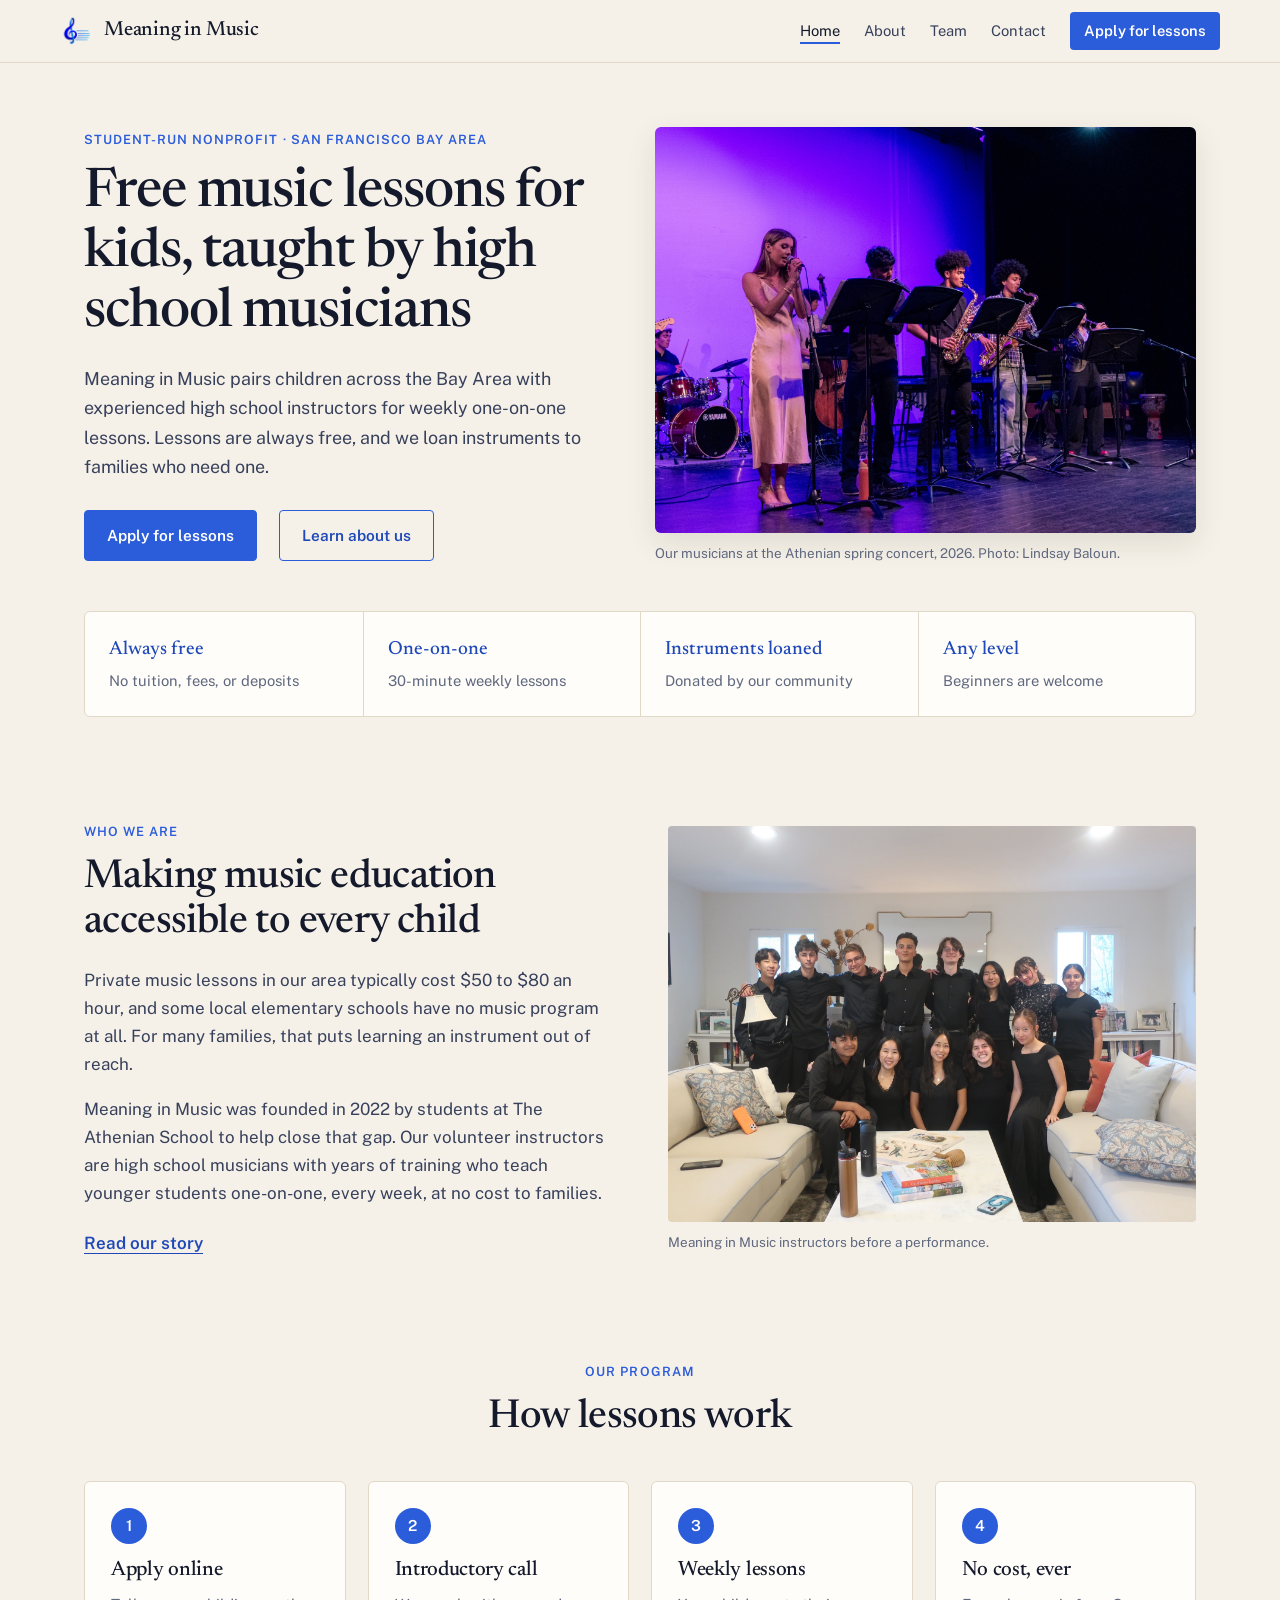
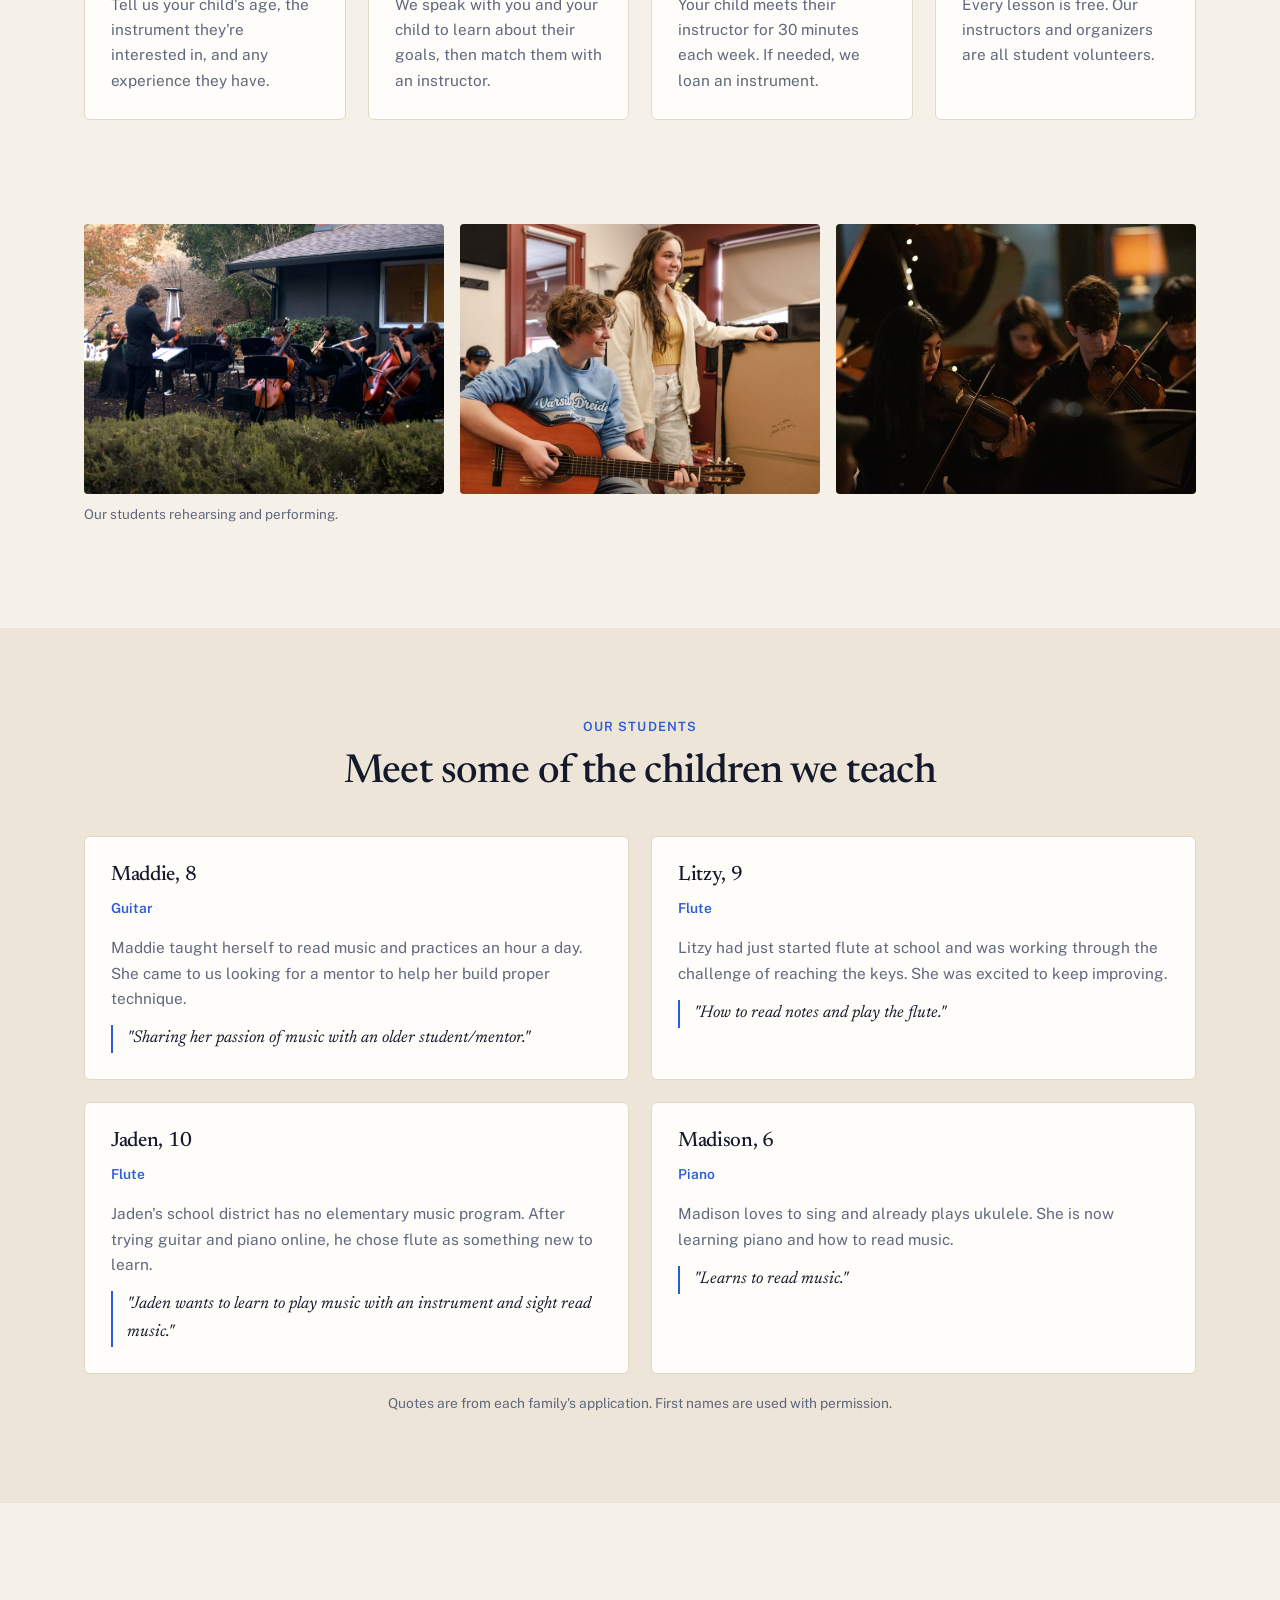
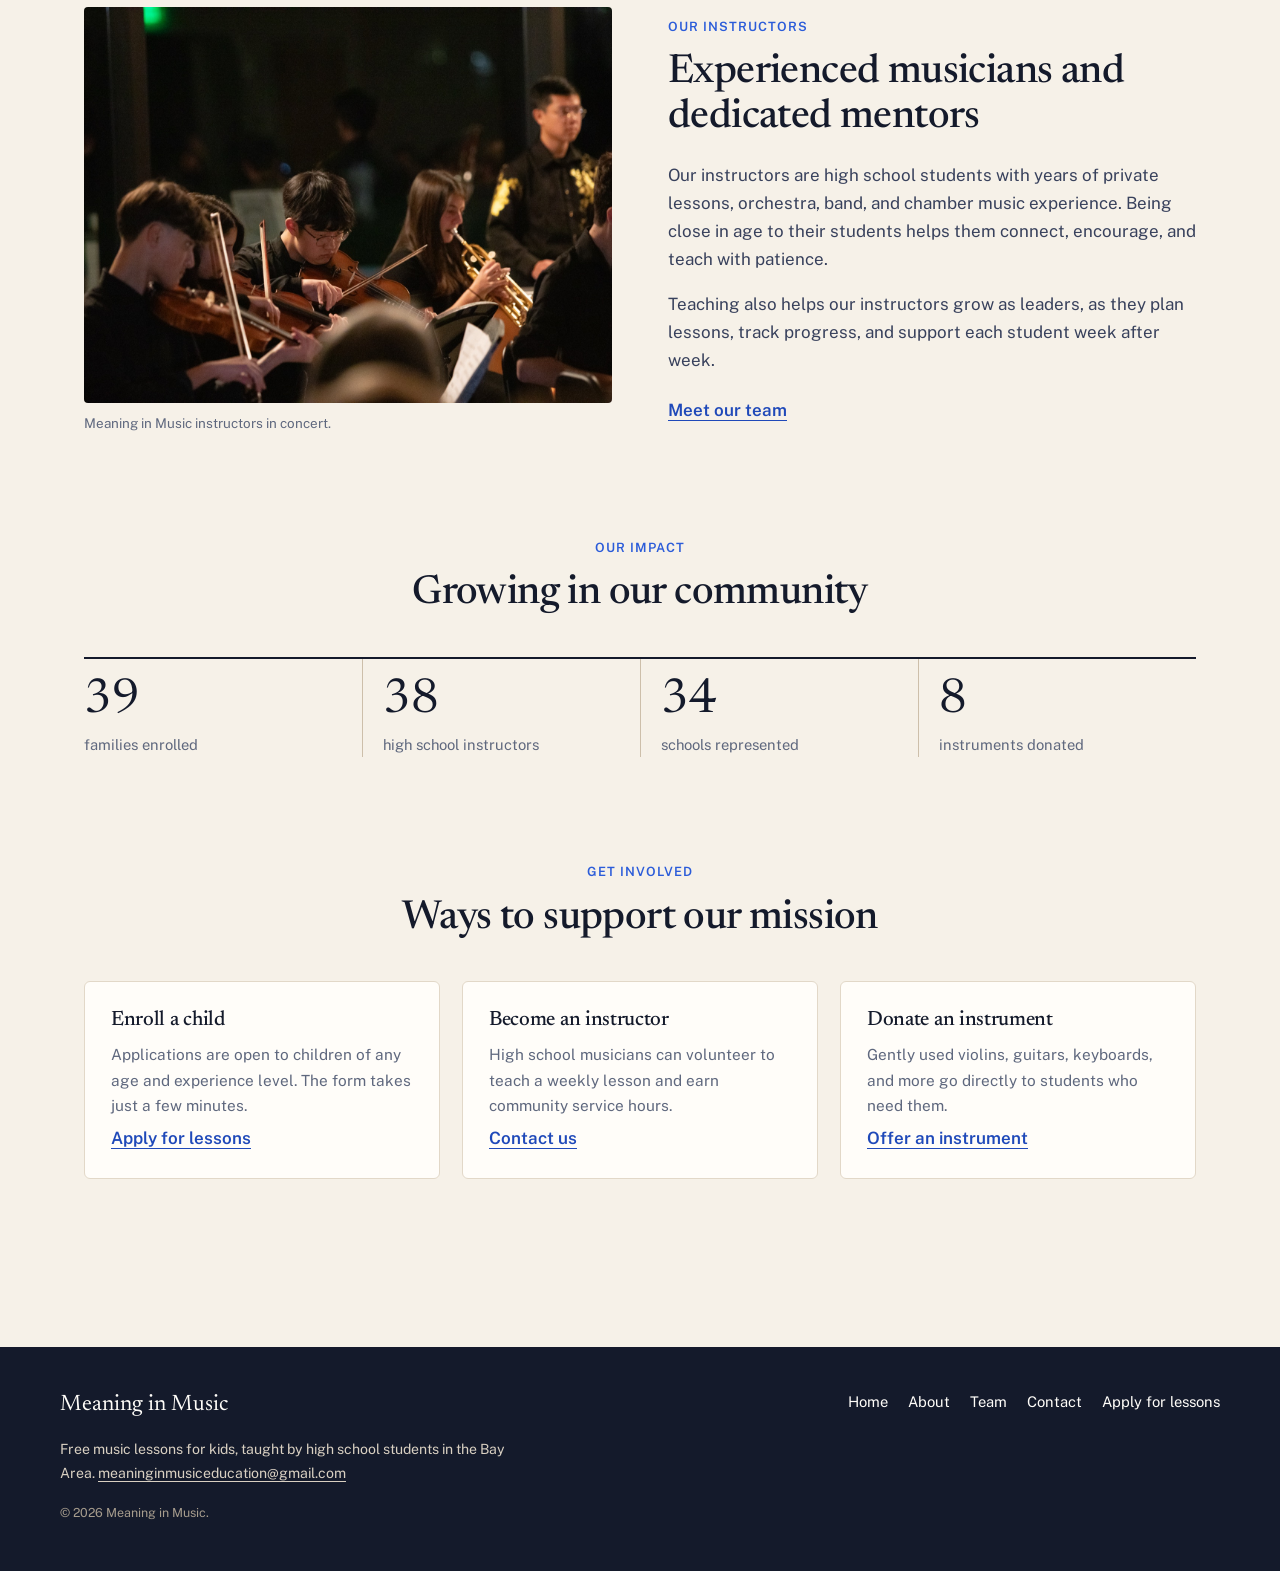
<file: index.html>
<!DOCTYPE html>
<html lang="en">
<head>
  <meta charset="UTF-8" />
  <meta name="viewport" content="width=device-width, initial-scale=1.0" />
  <title>Meaning in Music | Free Music Lessons for Kids</title>
  <meta name="description" content="Meaning in Music is a student-run nonprofit in the Bay Area providing free, one-on-one music lessons and instrument loans to children across the Bay Area." />
  <meta property="og:title" content="Meaning in Music" />
  <meta property="og:description" content="Free, one-on-one music lessons for kids, taught by high school musicians. Instruments loaned at no cost." />
  <meta property="og:image" content="spring-concert.jpg" />
  <link rel="icon" type="image/png" href="logo.png" />
  <link rel="preconnect" href="https://fonts.googleapis.com" />
  <link rel="preconnect" href="https://fonts.gstatic.com" crossorigin />
  <link href="https://fonts.googleapis.com/css2?family=Newsreader:ital,opsz,wght@0,6..72,400;0,6..72,500;1,6..72,400;1,6..72,500&family=Public+Sans:wght@400;600&display=swap" rel="stylesheet" />
  <link rel="stylesheet" href="style.css" />
</head>
<body>
  <main>
    <section class="home-hero">
      <div class="home-hero-copy">
        <span class="eyebrow" data-site-text="home_hero_eyebrow">Student-run nonprofit · San Francisco Bay Area</span>
        <h1 data-site-text="home_hero_title">Free music lessons for kids, taught by high school musicians</h1>
        <p class="lead" data-site-text="home_hero_lead">Meaning in Music pairs children across the Bay Area with experienced high school instructors for weekly one-on-one lessons. Lessons are always free, and we loan instruments to families who need one.</p>
        <div class="hero-actions">
          <a href="apply.html" class="btn btn-primary">Apply for lessons</a>
          <a href="about.html" class="btn btn-ghost">Learn about us</a>
        </div>
      </div>
      <figure class="photo home-hero-photo">
        <img src="spring-concert.jpg" data-site-img="home_hero_img" alt="High school musicians performing jazz on stage: a singer, saxophones, trumpet, bass, and drums" />
        <figcaption data-site-text="home_hero_credit">Our musicians at the Athenian spring concert, 2026. Photo: Lindsay Baloun.</figcaption>
      </figure>
    </section>

    <section class="facts">
      <div class="fact">
        <strong data-site-text="home_fact_1_h">Always free</strong>
        <span data-site-text="home_fact_1_d">No tuition, fees, or deposits</span>
      </div>
      <div class="fact">
        <strong data-site-text="home_fact_2_h">One-on-one</strong>
        <span data-site-text="home_fact_2_d">30-minute weekly lessons</span>
      </div>
      <div class="fact">
        <strong data-site-text="home_fact_3_h">Instruments loaned</strong>
        <span data-site-text="home_fact_3_d">Donated by our community</span>
      </div>
      <div class="fact">
        <strong data-site-text="home_fact_4_h">Any level</strong>
        <span data-site-text="home_fact_4_d">Beginners are welcome</span>
      </div>
    </section>

    <section class="section split">
      <div class="split-copy">
        <span class="eyebrow" data-site-text="home_about_eyebrow">Who we are</span>
        <h2 data-site-text="home_about_title">Making music education accessible to every child</h2>
        <p data-site-text="home_about_p1">Private music lessons in our area typically cost $50 to $80 an hour, and some local elementary schools have no music program at all. For many families, that puts learning an instrument out of reach.</p>
        <p data-site-text="home_about_p2">Meaning in Music was founded in 2022 by students at The Athenian School to help close that gap. Our volunteer instructors are high school musicians with years of training who teach younger students one-on-one, every week, at no cost to families.</p>
        <a class="text-link" href="about.html">Read our story</a>
      </div>
      <figure class="photo split-media">
        <img src="team-group.jpg" data-site-img="home_about_img" alt="Meaning in Music instructors in black concert clothes, gathered together in a living room" />
        <figcaption data-site-text="home_about_credit">Meaning in Music instructors before a performance.</figcaption>
      </figure>
    </section>

    <section class="section">
      <div class="section-head section-head-center">
        <span class="eyebrow" data-site-text="home_how_eyebrow">Our program</span>
        <h2 data-site-text="home_how_title">How lessons work</h2>
      </div>
      <div class="grid grid-4 program-steps">
        <div class="card">
          <span class="step-num">1</span>
          <h3 data-site-text="home_how_1_h">Apply online</h3>
          <p data-site-text="home_how_1_d">Tell us your child's age, the instrument they're interested in, and any experience they have.</p>
        </div>
        <div class="card">
          <span class="step-num">2</span>
          <h3 data-site-text="home_how_2_h">Introductory call</h3>
          <p data-site-text="home_how_2_d">We speak with you and your child to learn about their goals, then match them with an instructor.</p>
        </div>
        <div class="card">
          <span class="step-num">3</span>
          <h3 data-site-text="home_how_3_h">Weekly lessons</h3>
          <p data-site-text="home_how_3_d">Your child meets their instructor for 30 minutes each week. If needed, we loan an instrument.</p>
        </div>
        <div class="card">
          <span class="step-num">4</span>
          <h3 data-site-text="home_how_4_h">No cost, ever</h3>
          <p data-site-text="home_how_4_d">Every lesson is free. Our instructors and organizers are all student volunteers.</p>
        </div>
      </div>
    </section>

    <section class="section">
      <div class="photo-strip">
        <figure class="photo"><img src="outdoor-concert.jpg" data-site-img="home_strip_img1" alt="A student conducts a small orchestra of strings and winds performing outdoors" /></figure>
        <figure class="photo"><img src="guitar-together.jpg" data-site-img="home_strip_img2" alt="A smiling student plays classical guitar while a friend looks on" /></figure>
        <figure class="photo"><img src="program-orchestra.jpg" data-site-img="home_strip_img3" alt="High school violinists performing in warm evening light" /></figure>
      </div>
      <p class="photo-credit" data-site-text="home_strip_credit">Our students rehearsing and performing.</p>
    </section>

    <section class="section band">
      <div class="section-head section-head-center">
        <span class="eyebrow" data-site-text="home_kids_eyebrow">Our students</span>
        <h2 data-site-text="home_kids_title">Meet some of the children we teach</h2>
      </div>
      <div class="grid grid-2">
        <article class="card kid-card">
          <h3 data-site-text="home_kid_1_name">Maddie, 8</h3>
          <p class="kid-meta" data-site-text="home_kid_1_meta">Guitar</p>
          <p data-site-text="home_kid_1_text">Maddie taught herself to read music and practices an hour a day. She came to us looking for a mentor to help her build proper technique.</p>
          <blockquote data-site-text="home_kid_1_quote">"Sharing her passion of music with an older student/mentor."</blockquote>
        </article>
        <article class="card kid-card">
          <h3 data-site-text="home_kid_2_name">Litzy, 9</h3>
          <p class="kid-meta" data-site-text="home_kid_2_meta">Flute</p>
          <p data-site-text="home_kid_2_text">Litzy had just started flute at school and was working through the challenge of reaching the keys. She was excited to keep improving.</p>
          <blockquote data-site-text="home_kid_2_quote">"How to read notes and play the flute."</blockquote>
        </article>
        <article class="card kid-card">
          <h3 data-site-text="home_kid_3_name">Jaden, 10</h3>
          <p class="kid-meta" data-site-text="home_kid_3_meta">Flute</p>
          <p data-site-text="home_kid_3_text">Jaden's school district has no elementary music program. After trying guitar and piano online, he chose flute as something new to learn.</p>
          <blockquote data-site-text="home_kid_3_quote">"Jaden wants to learn to play music with an instrument and sight read music."</blockquote>
        </article>
        <article class="card kid-card">
          <h3 data-site-text="home_kid_4_name">Madison, 6</h3>
          <p class="kid-meta" data-site-text="home_kid_4_meta">Piano</p>
          <p data-site-text="home_kid_4_text">Madison loves to sing and already plays ukulele. She is now learning piano and how to read music.</p>
          <blockquote data-site-text="home_kid_4_quote">"Learns to read music."</blockquote>
        </article>
      </div>
      <p class="fine-print" style="text-align:center;margin-left:auto;margin-right:auto" data-site-text="home_kids_note">Quotes are from each family's application. First names are used with permission.</p>
    </section>

    <section class="section split">
      <figure class="photo split-media">
        <img src="program-chamber.jpg" data-site-img="home_teachers_img" alt="High school musicians performing at an evening concert" />
        <figcaption data-site-text="home_teachers_credit">Meaning in Music instructors in concert.</figcaption>
      </figure>
      <div class="split-copy">
        <span class="eyebrow" data-site-text="home_teachers_eyebrow">Our instructors</span>
        <h2 data-site-text="home_teachers_title">Experienced musicians and dedicated mentors</h2>
        <p data-site-text="home_teachers_p1">Our instructors are high school students with years of private lessons, orchestra, band, and chamber music experience. Being close in age to their students helps them connect, encourage, and teach with patience.</p>
        <p data-site-text="home_teachers_p2">Teaching also helps our instructors grow as leaders, as they plan lessons, track progress, and support each student week after week.</p>
        <a class="text-link" href="team.html">Meet our team</a>
      </div>
    </section>

    <section class="section">
      <div class="section-head section-head-center">
        <span class="eyebrow" data-site-text="home_stats_eyebrow">Our impact</span>
        <h2 data-site-text="home_stats_title">Growing in our community</h2>
      </div>
      <div class="stat-grid">
        <div class="stat">
          <strong data-site-text="home_stat_1_num">39</strong>
          <span data-site-text="home_stat_1_label">families enrolled</span>
        </div>
        <div class="stat">
          <strong data-site-text="home_stat_2_num">38</strong>
          <span data-site-text="home_stat_2_label">high school instructors</span>
        </div>
        <div class="stat">
          <strong data-site-text="home_stat_3_num">34</strong>
          <span data-site-text="home_stat_3_label">schools represented</span>
        </div>
        <div class="stat">
          <strong data-site-text="home_stat_4_num">8</strong>
          <span data-site-text="home_stat_4_label">instruments donated</span>
        </div>
      </div>
    </section>

    <section class="section">
      <div class="section-head section-head-center">
        <span class="eyebrow" data-site-text="home_cta_eyebrow">Get involved</span>
        <h2 data-site-text="home_cta_title">Ways to support our mission</h2>
      </div>
      <div class="grid grid-3">
        <div class="card">
          <h3 data-site-text="home_way_1_h">Enroll a child</h3>
          <p data-site-text="home_way_1_d">Applications are open to children of any age and experience level. The form takes just a few minutes.</p>
          <a class="text-link" href="apply.html">Apply for lessons</a>
        </div>
        <div class="card">
          <h3 data-site-text="home_way_2_h">Become an instructor</h3>
          <p data-site-text="home_way_2_d">High school musicians can volunteer to teach a weekly lesson and earn community service hours.</p>
          <a class="text-link" href="contact.html">Contact us</a>
        </div>
        <div class="card">
          <h3 data-site-text="home_way_3_h">Donate an instrument</h3>
          <p data-site-text="home_way_3_d">Gently used violins, guitars, keyboards, and more go directly to students who need them.</p>
          <a class="text-link" href="contact.html">Offer an instrument</a>
        </div>
      </div>
    </section>
  </main>

  <script src="content.js"></script>
  <script src="main.js"></script>
</body>
</html>
</file>
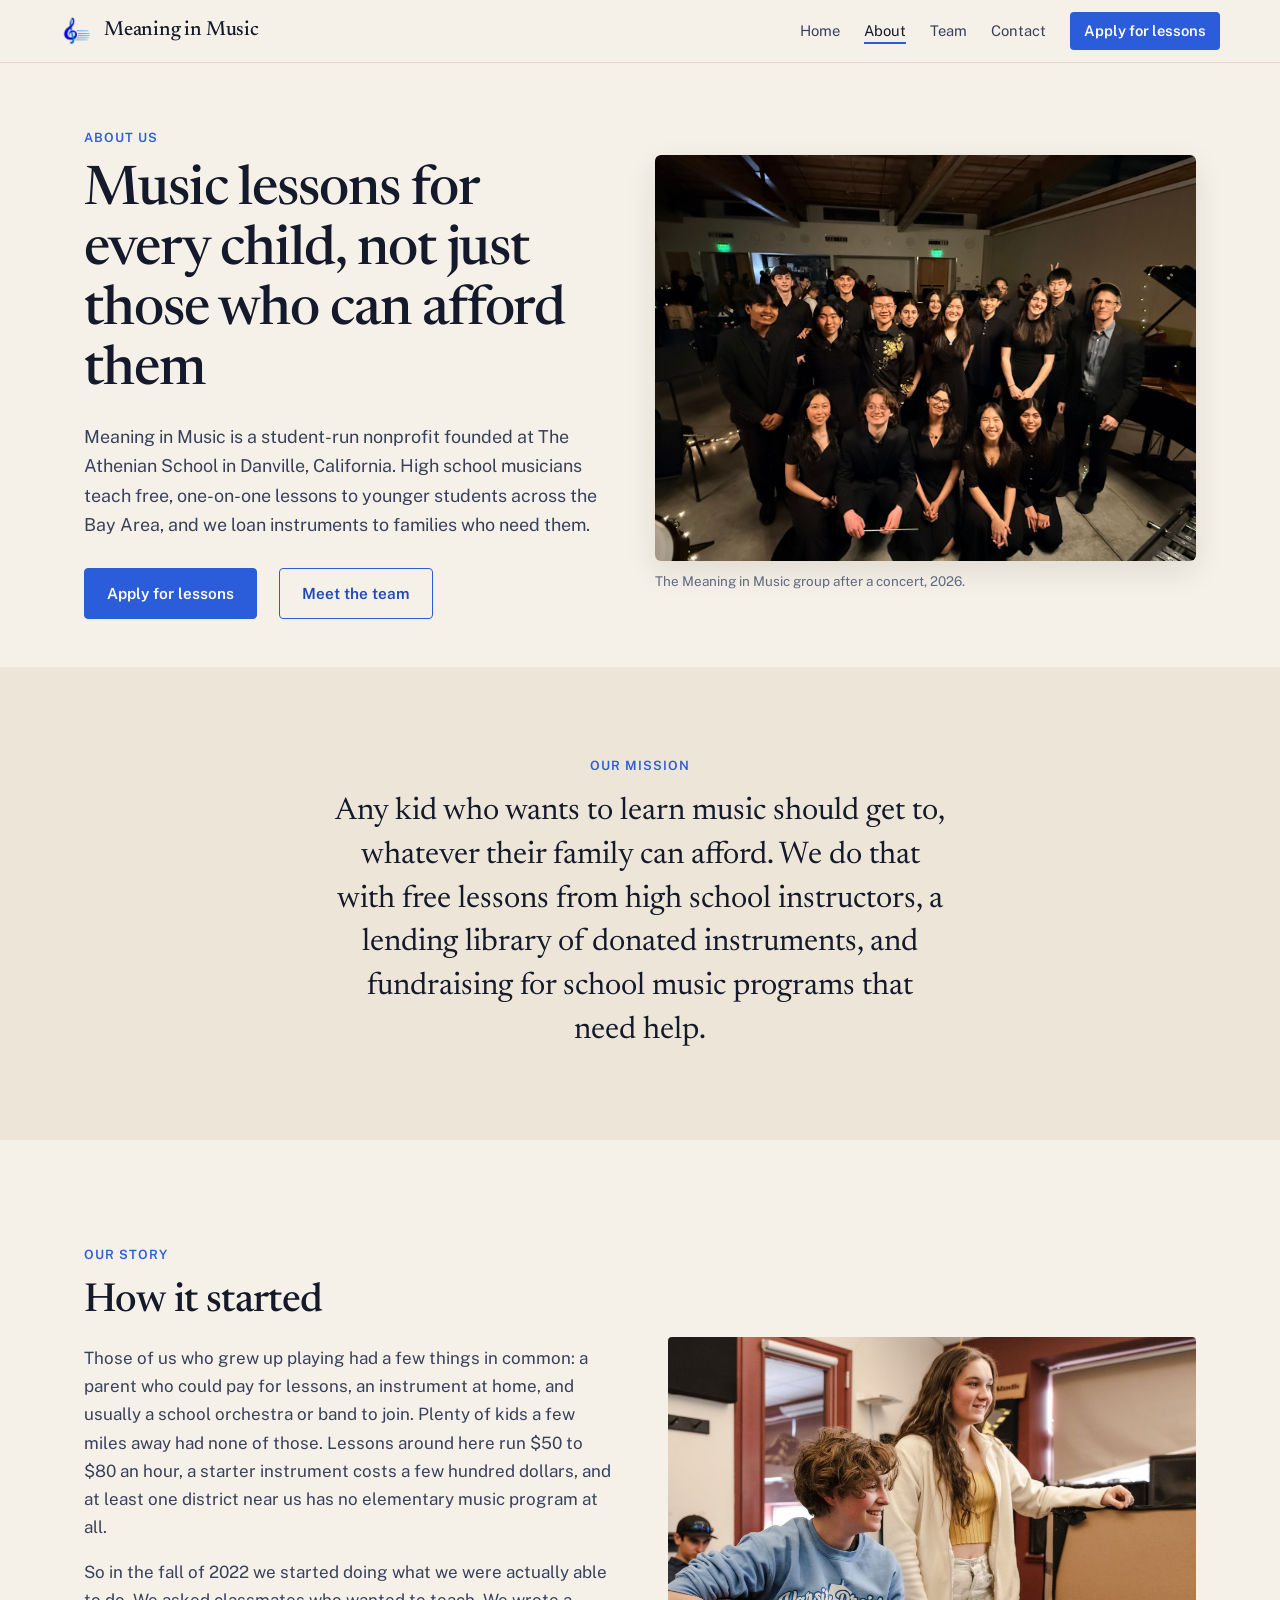
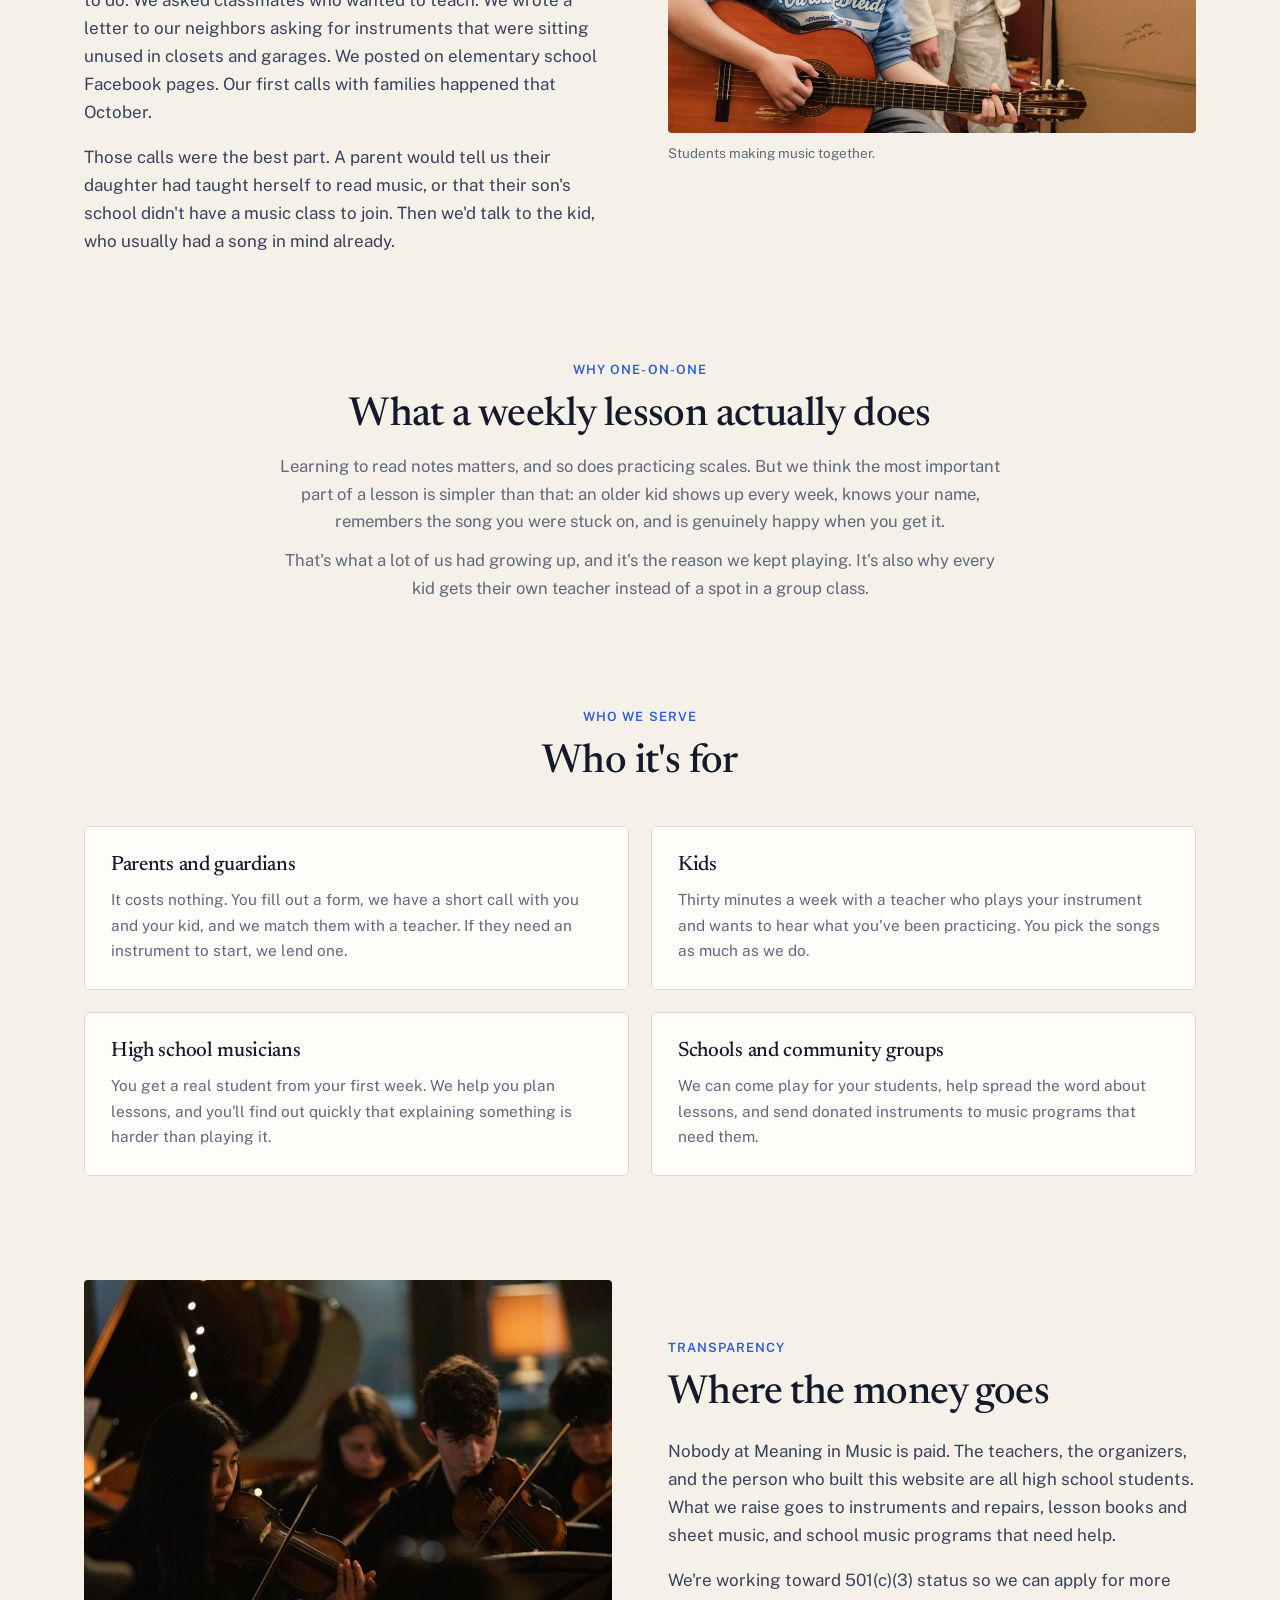
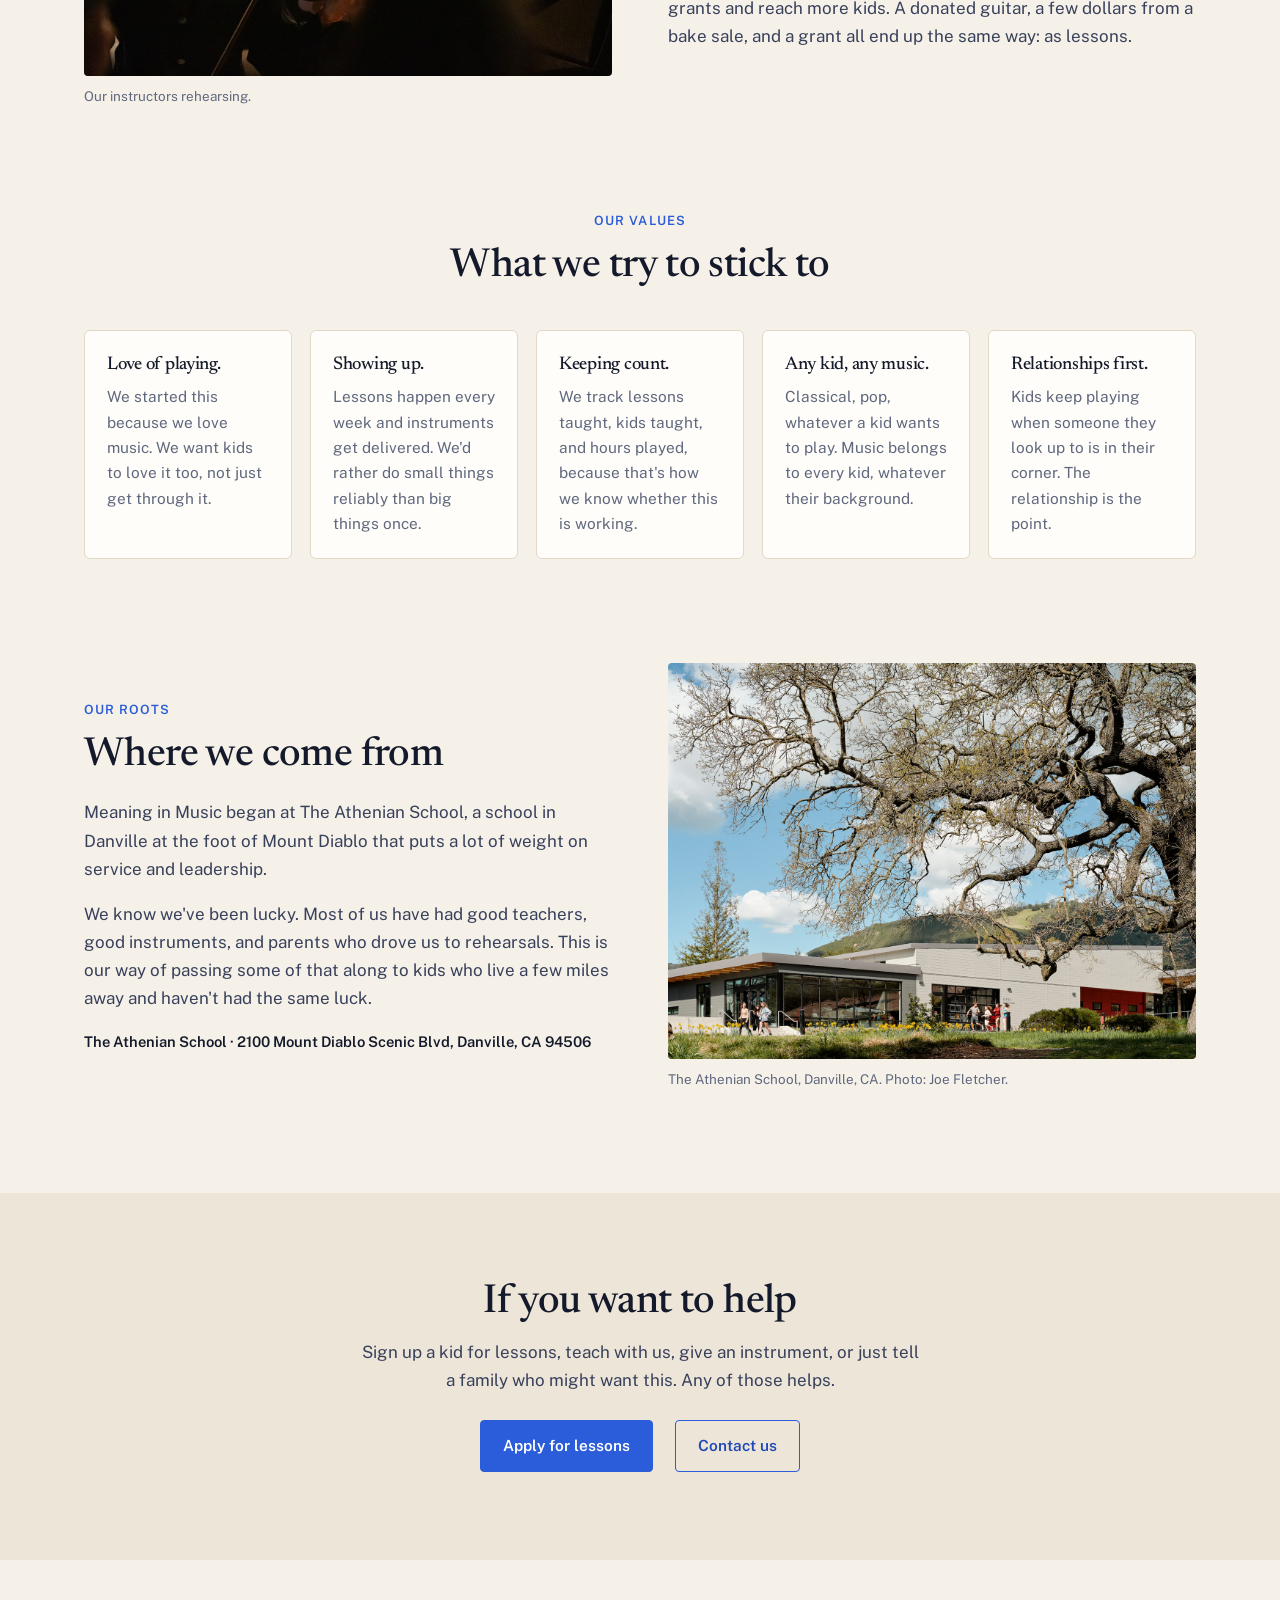
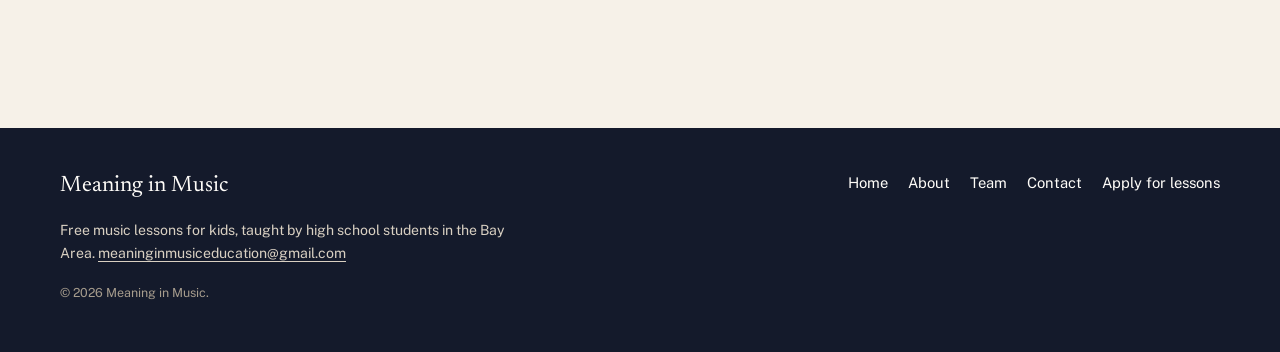
<file: about.html>
<!DOCTYPE html>
<html lang="en">
<head>
  <meta charset="UTF-8" />
  <meta name="viewport" content="width=device-width, initial-scale=1.0" />
  <title>About: Meaning in Music</title>
  <meta name="description" content="How a group of high school students in Danville, CA started teaching free music lessons, and how it works now." />
  <link rel="icon" href="logo.png">
  <link rel="preconnect" href="https://fonts.googleapis.com" />
  <link rel="preconnect" href="https://fonts.gstatic.com" crossorigin />
  <link href="https://fonts.googleapis.com/css2?family=Newsreader:ital,opsz,wght@0,6..72,400;0,6..72,500;1,6..72,400;1,6..72,500&family=Public+Sans:wght@400;600&display=swap" rel="stylesheet" />
  <link rel="stylesheet" href="style.css" />
</head>
<body>
  <main>
    <section class="home-hero">
      <div class="home-hero-copy">
        <span class="eyebrow" data-site-text="abt_hero_eyebrow">About us</span>
        <h1 data-site-text="abt_hero_title">Music lessons for every child, not just those who can afford them</h1>
        <p class="lead" data-site-text="abt_hero_lead">Meaning in Music is a student-run nonprofit founded at The Athenian School in Danville, California. High school musicians teach free, one-on-one lessons to younger students across the Bay Area, and we loan instruments to families who need them.</p>
        <div class="hero-actions">
          <a href="apply.html" class="btn btn-primary">Apply for lessons</a>
          <a href="team.html" class="btn btn-ghost">Meet the team</a>
        </div>
      </div>
      <figure class="photo home-hero-photo">
        <img src="program-group-2026.jpg" data-site-img="abt_story_img" alt="About twenty Meaning in Music members in black concert clothes, smiling together after a performance" />
        <figcaption data-site-text="abt_story_credit">The Meaning in Music group after a concert, 2026.</figcaption>
      </figure>
    </section>

    <section class="section band mission-band">
      <span class="eyebrow" data-site-text="abt_mission_eyebrow">Our mission</span>
      <p class="mission-text" data-site-text="abt_mission">Any kid who wants to learn music should get to, whatever their family can afford. We do that with free lessons from high school instructors, a lending library of donated instruments, and fundraising for school music programs that need help.</p>
    </section>

    <section class="section split">
      <div class="split-copy">
        <span class="eyebrow" data-site-text="abt_story_eyebrow">Our story</span>
        <h2 data-site-text="abt_story_title">How it started</h2>
        <p data-site-text="abt_story_p1">Those of us who grew up playing had a few things in common: a parent who could pay for lessons, an instrument at home, and usually a school orchestra or band to join. Plenty of kids a few miles away had none of those. Lessons around here run $50 to $80 an hour, a starter instrument costs a few hundred dollars, and at least one district near us has no elementary music program at all.</p>
        <p data-site-text="abt_story_p2">So in the fall of 2022 we started doing what we were actually able to do. We asked classmates who wanted to teach. We wrote a letter to our neighbors asking for instruments that were sitting unused in closets and garages. We posted on elementary school Facebook pages. Our first calls with families happened that October.</p>
        <p data-site-text="abt_story_p3">Those calls were the best part. A parent would tell us their daughter had taught herself to read music, or that their son's school didn't have a music class to join. Then we'd talk to the kid, who usually had a song in mind already.</p>
      </div>
      <figure class="photo split-media">
        <img src="guitar-together.jpg" data-site-img="abt_why_img" alt="A smiling student plays classical guitar while a friend looks on" />
        <figcaption data-site-text="abt_why_credit">Students making music together.</figcaption>
      </figure>
    </section>

    <section class="section">
      <div class="section-head section-head-center">
        <span class="eyebrow" data-site-text="abt_why_eyebrow">Why one-on-one</span>
        <h2 data-site-text="abt_why_title">What a weekly lesson actually does</h2>
        <p data-site-text="abt_why_p1">Learning to read notes matters, and so does practicing scales. But we think the most important part of a lesson is simpler than that: an older kid shows up every week, knows your name, remembers the song you were stuck on, and is genuinely happy when you get it.</p>
        <p data-site-text="abt_why_p2">That's what a lot of us had growing up, and it's the reason we kept playing. It's also why every kid gets their own teacher instead of a spot in a group class.</p>
      </div>
    </section>

    <section class="section">
      <div class="section-head section-head-center">
        <span class="eyebrow" data-site-text="abt_how_eyebrow">Who we serve</span>
        <h2 data-site-text="abt_how_title">Who it's for</h2>
      </div>
      <div class="grid grid-2">
        <div class="card"><h3 data-site-text="abt_family_title">Parents and guardians</h3><p data-site-text="abt_family_text">It costs nothing. You fill out a form, we have a short call with you and your kid, and we match them with a teacher. If they need an instrument to start, we lend one.</p></div>
        <div class="card"><h3 data-site-text="abt_child_title">Kids</h3><p data-site-text="abt_child_text">Thirty minutes a week with a teacher who plays your instrument and wants to hear what you've been practicing. You pick the songs as much as we do.</p></div>
        <div class="card"><h3 data-site-text="abt_hs_title">High school musicians</h3><p data-site-text="abt_hs_text">You get a real student from your first week. We help you plan lessons, and you'll find out quickly that explaining something is harder than playing it.</p></div>
        <div class="card"><h3 data-site-text="abt_partner_title">Schools and community groups</h3><p data-site-text="abt_partner_text">We can come play for your students, help spread the word about lessons, and send donated instruments to music programs that need them.</p></div>
      </div>
    </section>

    <section class="section split">
      <figure class="photo split-media">
        <img src="program-orchestra.jpg" data-site-img="abt_funds_img" alt="High school violinists from Meaning in Music playing in warm evening light" />
        <figcaption data-site-text="abt_funds_credit">Our instructors rehearsing.</figcaption>
      </figure>
      <div class="split-copy">
        <span class="eyebrow" data-site-text="abt_funds_eyebrow">Transparency</span>
        <h2 data-site-text="abt_funds_title">Where the money goes</h2>
        <p data-site-text="abt_funds_p1">Nobody at Meaning in Music is paid. The teachers, the organizers, and the person who built this website are all high school students. What we raise goes to instruments and repairs, lesson books and sheet music, and school music programs that need help.</p>
        <p data-site-text="abt_funds_p2">We're working toward 501(c)(3) status so we can apply for more grants and reach more kids. A donated guitar, a few dollars from a bake sale, and a grant all end up the same way: as lessons.</p>
      </div>
    </section>

    <section class="section">
      <div class="section-head section-head-center">
        <span class="eyebrow" data-site-text="abt_values_eyebrow">Our values</span>
        <h2 data-site-text="abt_values_title">What we try to stick to</h2>
      </div>
      <div class="values-row">
        <div class="card"><h3 data-site-text="miss_val_1_h">Love of playing</h3><p data-site-text="miss_val_1_d">We started this because we love music. We want kids to love it too, not just get through it.</p></div>
        <div class="card"><h3 data-site-text="miss_val_2_h">Showing up</h3><p data-site-text="miss_val_2_d">Lessons happen every week and instruments get delivered. We'd rather do small things reliably than big things once.</p></div>
        <div class="card"><h3 data-site-text="miss_val_3_h">Keeping count</h3><p data-site-text="miss_val_3_d">We track lessons taught, kids taught, and hours played, because that's how we know whether this is working.</p></div>
        <div class="card"><h3 data-site-text="miss_val_4_h">Any kid, any music</h3><p data-site-text="miss_val_4_d">Classical, pop, whatever a kid wants to play. Music belongs to every kid, whatever their background.</p></div>
        <div class="card"><h3 data-site-text="miss_val_5_h">Relationships first</h3><p data-site-text="miss_val_5_d">Kids keep playing when someone they look up to is in their corner. The relationship is the point.</p></div>
      </div>
    </section>

    <section class="section split">
      <div class="split-copy">
        <span class="eyebrow" data-site-text="abt_roots_eyebrow">Our roots</span>
        <h2 data-site-text="abt_roots_title">Where we come from</h2>
        <p data-site-text="abt_roots_p1">Meaning in Music began at The Athenian School, a school in Danville at the foot of Mount Diablo that puts a lot of weight on service and leadership.</p>
        <p data-site-text="abt_roots_p2">We know we've been lucky. Most of us have had good teachers, good instruments, and parents who drove us to rehearsals. This is our way of passing some of that along to kids who live a few miles away and haven't had the same luck.</p>
        <p class="map-address" data-site-text="abt_roots_address">The Athenian School · 2100 Mount Diablo Scenic Blvd, Danville, CA 94506</p>
      </div>
      <figure class="photo split-media">
        <img src="roots-campus-2.jpg" data-site-img="abt_roots_img" alt="The Athenian School campus in Danville, with a large oak tree in front and Mount Diablo behind it" />
        <figcaption data-site-text="abt_roots_credit">The Athenian School, Danville, CA. Photo: Joe Fletcher.</figcaption>
      </figure>
    </section>

    <section class="section band centered-band">
      <h2 data-site-text="abt_cta_title">If you want to help</h2>
      <p data-site-text="abt_cta_text">Sign up a kid for lessons, teach with us, give an instrument, or just tell a family who might want this. Any of those helps.</p>
      <div class="hero-actions">
        <a href="apply.html" class="btn btn-primary">Apply for lessons</a>
        <a href="contact.html" class="btn btn-ghost">Contact us</a>
      </div>
    </section>
  </main>

  <script src="content.js"></script>
  <script src="main.js"></script>
</body>
</html>
</file>
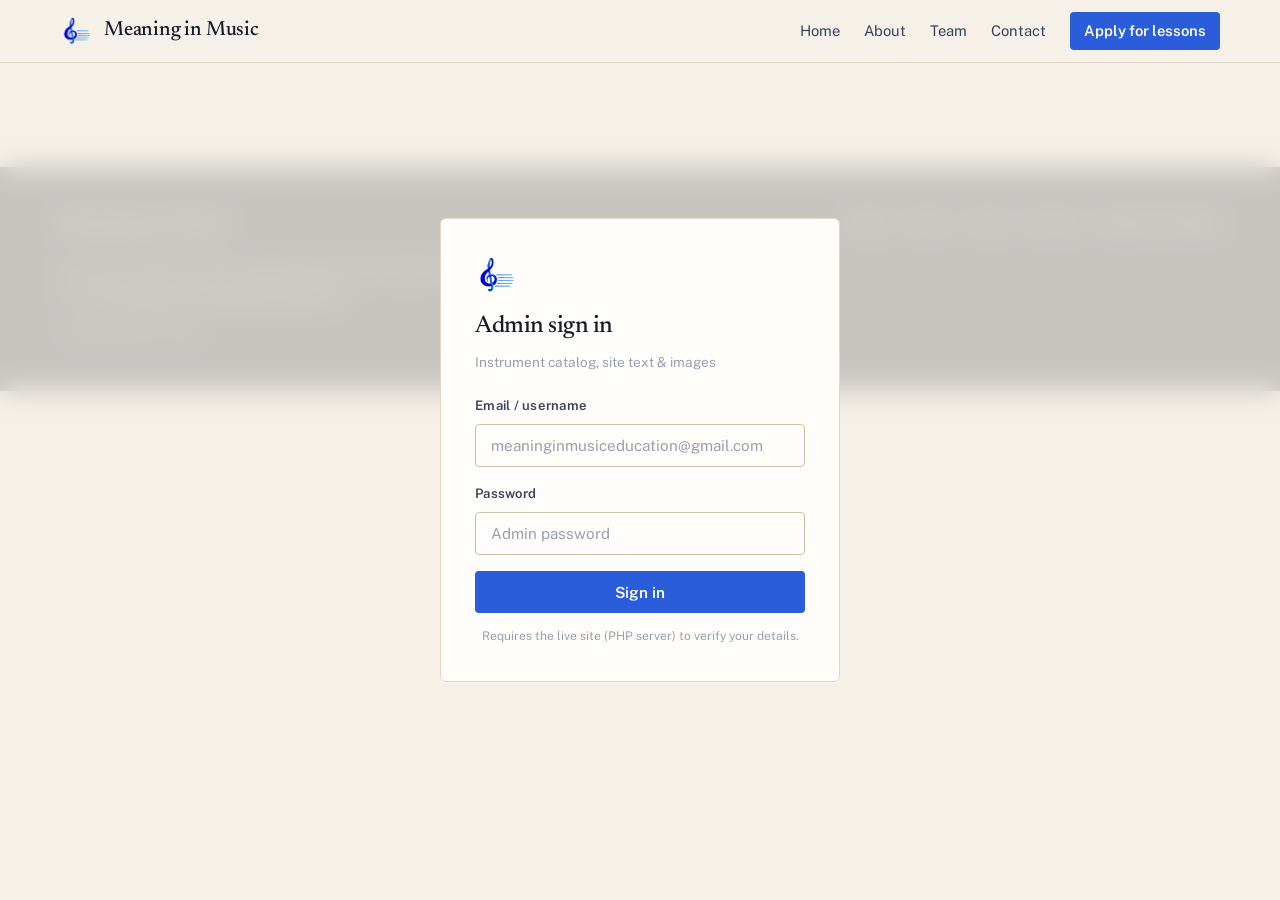
<file: admin.html>
<!DOCTYPE html>
<html lang="en">
<head>
  <meta charset="UTF-8" />
  <meta name="viewport" content="width=device-width, initial-scale=1.0" />
  <title>Admin: Meaning in Music</title>
  <meta name="robots" content="noindex, nofollow" />
  <link rel="icon" href="logo.png">
  <link rel="preconnect" href="https://fonts.googleapis.com" />
  <link rel="preconnect" href="https://fonts.gstatic.com" crossorigin />
  <link href="https://fonts.googleapis.com/css2?family=Newsreader:ital,opsz,wght@0,6..72,400;0,6..72,500;1,6..72,400;1,6..72,500&family=Public+Sans:wght@400;600&display=swap" rel="stylesheet" />
  <link rel="stylesheet" href="style.css" />
</head>
<body>

  <main>
    <!-- Sign-in gate -->
    <div id="loginOverlay" class="admin-login">
      <form class="glass admin-login-card" id="loginForm" autocomplete="off" style="padding:34px">
        <img class="admin-login-logo" src="logo.png" alt="Meaning in Music logo" />
        <h1 style="font-family:var(--font-display);font-size:1.5rem;letter-spacing:-.02em;margin:6px 0 4px">Admin sign in</h1>
        <p class="admin-login-sub" style="color:var(--text-faint);font-size:.85rem;margin-bottom:22px">
          Instrument catalog, site text &amp; images
        </p>

        <div class="admin-form-field">
          <label for="loginEmail">Email / username</label>
          <input id="loginEmail" type="email" placeholder="meaninginmusiceducation@gmail.com" required />
        </div>
        <div class="admin-form-field">
          <label for="loginPassword">Password</label>
          <input id="loginPassword" type="password" placeholder="Admin password" required />
        </div>

        <p id="loginErr" class="admin-login-err" style="display:none;color:#b3462e;font-size:.85rem;font-weight:600"></p>

        <button type="submit" class="btn btn-primary" style="border:0;justify-content:center;width:100%" id="loginBtn">
          Sign in
        </button>
        <p style="color:var(--text-faint);font-size:.75rem;margin-top:14px;text-align:center">
          Requires the live site (PHP server) to verify your details.
        </p>
      </form>
    </div>

    <!-- Admin shell -->
    <div id="adminShell" style="display:none">
      <div class="page-hero">
        <span class="admin-badge reveal">Admin only — not linked anywhere</span>
        <h1 class="reveal stagger-1" style="max-width:760px">Meaning in Music · admin</h1>
        <p class="lead reveal stagger-2" style="max-width:760px">
          Post instruments and edit the text and photos that appear on the public site.
          Applications land in our
          <a href="https://docs.google.com/spreadsheets/d/1Yk6YmQgKvOx3xIqskqfKK0N1DlTKIO4NWftCosBNbW4/edit?usp=sharing" id="appSheetLink" target="_blank" rel="noopener" style="color:var(--royal-deep)">applications spreadsheet</a>
          the moment they're submitted.
          <span id="modeBadge" style="display:inline-block;margin-top:10px;padding:7px 14px;border-radius:999px;border:1px solid var(--border);font-size:.78rem;font-weight:600"></span>
        </p>
      </div>

      <div class="admin-bar">
        <div class="admin-tabs" role="tablist">
          <button type="button" class="admin-tab active" data-tab="instruments" role="tab" aria-selected="true">Instruments</button>
          <button type="button" class="admin-tab" data-tab="content" role="tab" aria-selected="false">Site text &amp; images</button>
        </div>
        <div class="admin-bar-actions">
          <a id="companySheetLink" href="#" target="_blank" rel="noopener" class="btn btn-ghost btn-sm">Company spreadsheet</a>
          <button type="button" id="logoutBtn" class="btn btn-ghost btn-sm">Sign out</button>
        </div>
      </div>

      <!-- ==== Instruments tab ==== -->
      <section id="tab-instruments" class="admin-grid">
        <form class="glass reveal" id="adminForm" style="padding:30px">
          <h2 style="font-family:var(--font-display);font-size:1.3rem;letter-spacing:-.02em;margin-bottom:18px" id="formTitle">Post a new instrument</h2>

          <div class="admin-form-field">
            <label for="name">Instrument name</label>
            <input id="name" type="text" placeholder="Violin (½ size)" required />
          </div>

          <div class="admin-form-field">
            <label for="manufacturer">Manufacturer</label>
            <input id="manufacturer" type="text" placeholder="e.g. Stentor (student model)" />
          </div>

          <div class="form-row">
            <div class="admin-form-field" style="margin-bottom:0">
              <label>Condition</label>
              <div class="choices" id="conditionChoices">
                <button type="button" class="choice selected" data-value="Good">Good</button>
                <button type="button" class="choice" data-value="Fair">Fair</button>
                <button type="button" class="choice" data-value="Great">Great</button>
              </div>
            </div>
            <div class="admin-form-field" style="margin-bottom:0">
              <label for="year">Year manufactured</label>
              <input id="year" type="number" min="1900" max="2100" placeholder="e.g. 2017" />
            </div>
          </div>

          <div class="admin-form-field">
            <label for="description">Description <span style="color:var(--text-faint);font-weight:400">(what makes it great)</span></label>
            <textarea id="description" placeholder="A warm-sounding half-size violin perfect for young beginners&hellip;"></textarea>
          </div>

          <div class="admin-form-field">
            <label for="notes">Notes on quality / damage <span style="color:var(--text-faint);font-weight:400">(be honest — families read this)</span></label>
            <textarea id="notes" placeholder="Some wear on the chin rest; strings recently replaced&hellip;"></textarea>
          </div>

          <div class="admin-form-field">
            <label for="details">Highlights (one per line, optional)</label>
            <textarea id="details" placeholder="Includes bow, case, and rosin&#10;Tuned and set up before lending"></textarea>
          </div>

          <div class="admin-form-field">
            <label>Photos <span style="color:var(--text-faint);font-weight:400">(add several; they'll show on the instrument's page)</span></label>
            <div class="image-preview-row">
              <div class="upload-box" style="flex:1">
                <input class="file-input" type="file" id="imageInput" accept="image/*" multiple />
                <label class="file-label" for="imageInput">Upload photos</label>
              </div>
            </div>
            <div class="form-row" style="display:grid;grid-template-columns:1fr auto;gap:10px;margin-top:10px">
              <input id="imageUrl" type="url" placeholder="...or paste an image URL" />
              <button type="button" class="btn btn-ghost btn-sm" id="addUrlBtn">Add</button>
            </div>
            <div class="img-list" id="imgList"></div>
          </div>

          <div class="admin-form-actions">
            <button type="submit" class="btn btn-primary" style="border:0" id="submitBtn">Post instrument</button>
            <button type="button" class="btn btn-ghost" id="cancelBtn" style="display:none">Cancel edit</button>
          </div>
        </form>

        <div class="reveal stagger-1">
          <div class="glass" style="padding:20px">
            <h2 style="font-family:var(--font-display);font-size:1.2rem;letter-spacing:-.02em;margin-bottom:14px">
              Posted instruments <span id="count" style="color:var(--royal);font-size:.9rem"></span>
            </h2>
            <div id="adminList">
              <div class="admin-empty" id="empty">No instruments posted yet. Publish your first one with the form.</div>
            </div>
          </div>
          <p style="font-size:.78rem;color:var(--text-faint);margin-top:12px">
            On GoDaddy, listings are stored server-side in <code style="font-family:ui-monospace,monospace">instruments.json</code>
            and photos in <code style="font-family:ui-monospace,monospace">uploads/</code>, so every visitor sees them.
            Without a server (previewing the files directly) listings fall back to this browser only.
          </p>
        </div>
      </section>

      <!-- ==== Site content tab ==== -->
      <section id="tab-content" style="display:none">
        <div class="glass" style="padding:26px">
          <div class="admin-content-head">
            <div>
              <h2 style="font-family:var(--font-display);font-size:1.2rem;letter-spacing:-.02em">Site text &amp; images</h2>
              <p style="color:var(--text-faint);font-size:.85rem;margin-top:4px">
                Every change saves to the server and appears on the public pages right away. For a photo, upload a new file to replace the current one (or paste an image URL instead).
              </p>
            </div>
            <button type="button" class="btn btn-primary" style="border:0" id="siteSaveBtn">Save changes</button>
          </div>
          <p id="siteSaveStatus" class="admin-save-status" style="display:none;text-align:center;font-size:.9rem;font-weight:600;border-radius:var(--radius-sm);padding:10px 14px;margin:14px 0 0"></p>
          <div id="contentEditor"><div class="admin-empty">Loading site content&hellip;</div></div>
        </div>
      </section>
    </div>
  </main>

  <script src="config.js"></script>
  <script src="store.js"></script>
  <script src="main.js"></script>
  <script>
    var APP_SHEET = (typeof MIM_APPLICATIONS_SHEET !== "undefined" && MIM_APPLICATIONS_SHEET) ||
      "https://docs.google.com/spreadsheets/d/1Yk6YmQgKvOx3xIqskqfKK0N1DlTKIO4NWftCosBNbW4/edit?usp=sharing";
    document.getElementById("appSheetLink").href = APP_SHEET;
    document.getElementById("companySheetLink").href =
      (typeof MIM_COMPANY_SHEET !== "undefined" && MIM_COMPANY_SHEET) ||
      "https://docs.google.com/spreadsheets/d/1dryU2qd2ORL7nE4I8g0LvZwbWra0kXOSpmMm9gejXVY/edit?gid=2029878542#gid=2029878542";

    var loginOverlay = document.getElementById("loginOverlay");
    var adminShell = document.getElementById("adminShell");
    var modeBadge = document.getElementById("modeBadge");

    // ----- Tabs -----
    document.querySelectorAll(".admin-tab").forEach(function (btn) {
      btn.addEventListener("click", function () {
        document.querySelectorAll(".admin-tab").forEach(function (b) {
          b.classList.remove("active");
          b.setAttribute("aria-selected", "false");
        });
        btn.classList.add("active");
        btn.setAttribute("aria-selected", "true");
        var show = btn.dataset.tab;
        ["instruments", "content"].forEach(function (t) {
          document.getElementById("tab-" + t).style.display = t === show ? "" : "none";
        });
      });
    });

    // ----- instruments -----
    var editingId = null;
    var imagesData = [];
    var condition = "Good";
    var store = [];

    function renderImages() {
      var list = document.getElementById("imgList");
      if (!imagesData.length) {
        list.innerHTML = "";
        return;
      }
      list.innerHTML = "";
      imagesData.forEach(function (src, idx) {
        var item = document.createElement("div");
        item.className = "img-item";
        item.innerHTML =
          '<img src="' + esc(src) + '" alt="Photo ' + (idx + 1) + '" />' +
          '<button type="button" class="remove" title="Remove photo">×</button>';
        item.querySelector(".remove").addEventListener("click", function () {
          imagesData.splice(idx, 1);
          renderImages();
        });
        list.appendChild(item);
      });
    }

    document.querySelectorAll("#conditionChoices .choice").forEach(function (btn) {
      btn.addEventListener("click", function () {
        document.querySelectorAll("#conditionChoices .choice").forEach(function (b) {
          b.classList.remove("selected");
        });
        btn.classList.add("selected");
        condition = btn.dataset.value;
      });
    });

    function compressImage(file, done) {
      var reader = new FileReader();
      reader.onload = function (ev) {
        var img = new Image();
        img.onload = function () {
          var max = 900;
          var scale = Math.min(1, max / Math.max(img.width, img.height));
          var canvas = document.createElement("canvas");
          canvas.width = Math.round(img.width * scale);
          canvas.height = Math.round(img.height * scale);
          canvas.getContext("2d").drawImage(img, 0, 0, canvas.width, canvas.height);
          done(canvas.toDataURL("image/jpeg", 0.78));
        };
        img.onerror = function () {
          done(ev.target.result);
        };
        img.src = ev.target.result;
      };
      reader.readAsDataURL(file);
    }

    document.getElementById("imageInput").addEventListener("change", function (e) {
      var files = Array.prototype.slice.call(e.target.files);
      var pending = files.length;
      if (!pending) return;
      files.forEach(function (file) {
        compressImage(file, function (data) {
          imagesData.push(data);
          pending--;
          if (pending === 0) {
            renderImages();
            e.target.value = "";
          }
        });
      });
      if (imagesData.length + files.length > 10) {
        alert("Maximum 10 photos per instrument.");
      }
    });

    document.getElementById("addUrlBtn").addEventListener("click", function () {
      var input = document.getElementById("imageUrl");
      var val = input.value.trim();
      if (/^https?:\/\/.+/.test(val)) {
        imagesData.push(val);
        input.value = "";
        renderImages();
      } else {
        alert("Please paste a valid image URL (starting with http)");
      }
    });

    function renderList() {
      var list = document.getElementById("adminList");
      var count = document.getElementById("count");
      count.textContent = store.length ? "(" + store.length + ")" : "";
      if (!store.length) {
        list.innerHTML =
          '<div class="admin-empty" id="empty">No instruments posted yet. Publish your first one with the form.</div>';
        return;
      }
      list.innerHTML = "";
      store.forEach(function (it) {
        var row = document.createElement("div");
        row.className = "admin-row";
        var first = mimFirstImage(it);
        var thumb = first
          ? '<img class="instrument-image-sm" src="' + esc(first) + '" alt="" />'
          : '<div class="placeholder-thumb">No photo</div>';
        var imgCount = (Array.isArray(it.images) ? it.images.length : 0) || (it.image ? 1 : 0);
        row.innerHTML =
          thumb +
          '<div class="meta"><strong>' + esc(it.name) + "</strong>" +
          "<span>" + esc(it.condition) + " &middot; " + imgCount + " photo(s) &middot; added " + esc(it.createdAt) + "</span></div>" +
          '<button class="icon-btn" data-action="edit" data-id="' + esc(it.id) + '" title="Edit">' +
          '<svg viewBox="0 0 24 24" fill="none" stroke="currentColor" stroke-width="2" stroke-linecap="round" stroke-linejoin="round"><path d="M12 20h9"/><path d="M16.5 3.5a2.12 2.12 0 0 1 3 3L7 19l-4 1 1-4z"/></svg></button>' +
          '<button class="icon-btn danger" data-action="delete" data-id="' + esc(it.id) + '" title="Delete">' +
          '<svg viewBox="0 0 24 24" fill="none" stroke="currentColor" stroke-width="2" stroke-linecap="round" stroke-linejoin="round"><path d="M3 6h18"/><path d="M8 6V4a2 2 0 0 1 2-2h4a2 2 0 0 1 2 2v2"/><path d="M19 6v14a2 2 0 0 1-2 2H7a2 2 0 0 1-2-2V6"/></svg></button>';
        list.appendChild(row);
      });
      list.querySelectorAll("[data-action='edit']").forEach(function (b) {
        b.addEventListener("click", function () { startEdit(b.dataset.id); });
      });
      list.querySelectorAll("[data-action='delete']").forEach(function (b) {
        b.addEventListener("click", function () { deleteItem(b.dataset.id); });
      });
    }

    function resetForm() {
      editingId = null;
      imagesData = [];
      ["name", "manufacturer", "year", "description", "notes", "details", "imageUrl"].forEach(function (id) {
        document.getElementById(id).value = "";
      });
      document.getElementById("imageInput").value = "";
      renderImages();
      document.getElementById("submitBtn").textContent = "Post instrument";
      document.getElementById("formTitle").textContent = "Post a new instrument";
      document.getElementById("cancelBtn").style.display = "none";
    }

    function startEdit(id) {
      var it = store.find(function (x) { return x.id === id; });
      if (!it) return;
      editingId = id;
      document.getElementById("name").value = it.name || "";
      document.getElementById("manufacturer").value = it.manufacturer || "";
      document.getElementById("year").value = it.year || "";
      document.getElementById("description").value = it.description || "";
      document.getElementById("notes").value = it.notes || "";
      document.getElementById("details").value = (it.details || []).join("\n");
      imagesData = (Array.isArray(it.images) ? it.images.slice() : []).filter(Boolean);
      if (!imagesData.length && it.image) imagesData.push(it.image);
      renderImages();
      document.querySelectorAll("#conditionChoices .choice").forEach(function (b) {
        b.classList.toggle("selected", b.dataset.value === it.condition);
      });
      condition = it.condition;
      document.getElementById("submitBtn").textContent = "Save changes";
      document.getElementById("formTitle").textContent = "Edit instrument";
      document.getElementById("cancelBtn").style.display = "inline-flex";
      window.scrollTo({ top: 0, behavior: "smooth" });
    }

    async function deleteItem(id) {
      if (!confirm("Remove this instrument from the listing?")) return;
      try {
        await mimDelete(id);
      } catch (err) {
        alert(err.message);
        return;
      }
      store = await mimFetchAll();
      renderList();
      resetForm();
    }

    document.getElementById("cancelBtn").addEventListener("click", resetForm);

    document.getElementById("adminForm").addEventListener("submit", async function (e) {
      e.preventDefault();
      var name = document.getElementById("name").value.trim();
      if (!name) {
        alert("Give the instrument a name.");
        return;
      }
      var year = document.getElementById("year").value.trim();
      if (year && !/^\d{4}$/.test(year)) {
        alert("Enter a 4-digit year (e.g. 2017) or leave year blank.");
        return;
      }
      var item = {
        name: name,
        condition: condition,
        manufacturer: document.getElementById("manufacturer").value.trim(),
        year: year,
        description: document.getElementById("description").value.trim(),
        notes: document.getElementById("notes").value.trim(),
        details: document.getElementById("details").value
          .split("\n")
          .map(function (s) { return s.trim(); })
          .filter(Boolean),
        images: imagesData.slice(),
      };
      try {
        if (editingId) {
          await mimUpdate(editingId, item);
        } else {
          await mimCreate(item);
        }
      } catch (err) {
        alert(err.message);
        return;
      }
      resetForm();
      store = await mimFetchAll();
      renderList();
    });

    async function bootInstruments() {
      var mode = await mimInit();
      if (mode === "server") {
        modeBadge.textContent = "Connected to server — everyone sees new listings";
        modeBadge.style.color = "#1d7a5c";
        modeBadge.style.background = "rgba(34, 139, 106, 0.12)";
      } else {
        modeBadge.textContent = "Preview mode (no PHP) — changes stay in this browser only";
        modeBadge.style.color = "#b15c14";
        modeBadge.style.background = "rgba(224, 122, 42, 0.14)";
      }
      store = await mimFetchAll();
      renderList();
    }

    // ----- site content editor -----
    var siteValues = {};
    var contentReady = false;

    function siteSetStatus(msg, ok) {
      var el = document.getElementById("siteSaveStatus");
      el.style.display = "block";
      el.style.color = ok ? "#1d7a5c" : "#b3462e";
      el.style.background = ok ? "rgba(34,139,106,.1)" : "rgba(179,70,46,.1)";
      el.textContent = msg;
      if (ok) setTimeout(function () { el.style.display = "none"; }, 4000);
    }

    function siteFieldBox(f) {
      siteValues[f.key] = f.value || "";
      var box = document.createElement("div");
      box.className = "content-field";
      box.dataset.key = f.key;

      var label = document.createElement("label");
      label.textContent = (f.section ? f.section + " — " : "") + f.label;
      box.appendChild(label);

      if (f.type === "image") {
        var preview = document.createElement("img");
        preview.className = "content-preview";
        preview.src = f.value || "";
        preview.alt = f.label;
        box.appendChild(preview);

        var controls = document.createElement("div");
        controls.className = "content-img-controls";

        var fileIn = document.createElement("input");
        fileIn.type = "file";
        fileIn.accept = "image/*";
        fileIn.className = "content-file";
        fileIn.addEventListener("change", function () {
          var file = fileIn.files && fileIn.files[0];
          if (!file) return;
          var reader = new FileReader();
          reader.onload = function (ev) {
            preview.src = ev.target.result;
            siteValues[f.key] = ev.target.result;
            if (urlIn) urlIn.value = "";
          };
          reader.readAsDataURL(file);
        });

        var urlIn = document.createElement("input");
        urlIn.type = "url";
        urlIn.className = "content-url";
        urlIn.placeholder = "…or paste an image URL";
        urlIn.addEventListener("input", function () {
          var v = urlIn.value.trim();
          if (/^https?:\/\/.+/.test(v)) {
            siteValues[f.key] = v;
            preview.src = v;
          }
        });

        controls.appendChild(fileIn);
        controls.appendChild(urlIn);
        box.appendChild(controls);
      } else if (f.type === "textarea") {
        var ta = document.createElement("textarea");
        ta.rows = 4;
        if (f.value && f.value.length > 120) ta.rows = Math.min(10, Math.ceil(f.value.length / 100));
        ta.value = f.value || "";
        ta.addEventListener("input", function () { siteValues[f.key] = ta.value; });
        box.appendChild(ta);
      } else {
        var inp = document.createElement("input");
        inp.type = "text";
        inp.value = f.value || "";
        inp.addEventListener("input", function () { siteValues[f.key] = inp.value; });
        box.appendChild(inp);
      }
      return box;
    }

    function siteRender(fields) {
      contentReady = true;
      var container = document.getElementById("contentEditor");
      var pages = {};
      fields.forEach(function (f) {
        var p = f.page || "Site";
        (pages[p] = pages[p] || []).push(f);
      });
      var order = Object.keys(pages);
      var sort = ["Home", "Mission", "About Us", "Our Team", "Get Involved", "Instruments", "Apply", "Contact"];
      order.sort(function (a, b) {
        var ia = sort.indexOf(a), ib = sort.indexOf(b);
        if (ia === -1) ia = 99;
        if (ib === -1) ib = 99;
        return ia - ib;
      });
      container.innerHTML = "";
      order.forEach(function (page) {
        var group = document.createElement("div");
        group.className = "content-group";
        var head = document.createElement("h3");
        head.className = "content-group-title";
        head.textContent = page;
        group.appendChild(head);
        var grid = document.createElement("div");
        grid.className = "content-fields";
        pages[page].forEach(function (f) { grid.appendChild(siteFieldBox(f)); });
        group.appendChild(grid);
        container.appendChild(group);
      });
    }

    async function bootContent() {
      try {
        var data = await mimSiteGet();
        siteRender(data.fields || []);
      } catch (err) {
        document.getElementById("contentEditor").innerHTML =
          '<div class="admin-empty">' + esc(err.message) + "</div>";
      }
    }

    document.getElementById("siteSaveBtn").addEventListener("click", async function () {
      if (!contentReady) return;
      var btn = this;
      btn.disabled = true;
      btn.textContent = "Saving…";
      try {
        var data = await mimSiteSave(siteValues);
        siteRender(data.fields || []);
        siteSetStatus("Saved — the public site is updated.", true);
      } catch (err) {
        siteSetStatus(err.message, false);
      }
      btn.disabled = false;
      btn.textContent = "Save changes";
    });

    document.getElementById("logoutBtn").addEventListener("click", function () {
      mimLogout();
      location.reload();
    });

    // ----- login gate -----
    function showShell() {
      loginOverlay.style.display = "none";
      adminShell.style.display = "";
      bootInstruments();
      bootContent();
    }

    function initLogin() {
      document.getElementById("loginForm").addEventListener("submit", async function (e) {
        e.preventDefault();
        var btn = document.getElementById("loginBtn");
        var err = document.getElementById("loginErr");
        err.style.display = "none";
        btn.disabled = true;
        btn.textContent = "Signing in…";
        try {
          await mimLogin(
            document.getElementById("loginEmail").value.trim(),
            document.getElementById("loginPassword").value
          );
        } catch (er) {
          err.textContent = er.message;
          err.style.display = "block";
          btn.disabled = false;
          btn.textContent = "Sign in";
          return;
        }
        btn.textContent = "Sign in";
        document.getElementById("loginPassword").value = "";
        showShell();
      });
    }

    (async function init() {
      initLogin();
      var mode = await mimInit();
      if (mode === "server" && mimIsLoggedIn()) {
        showShell();
      }
    })();
  </script>
</body>
</html>
</file>
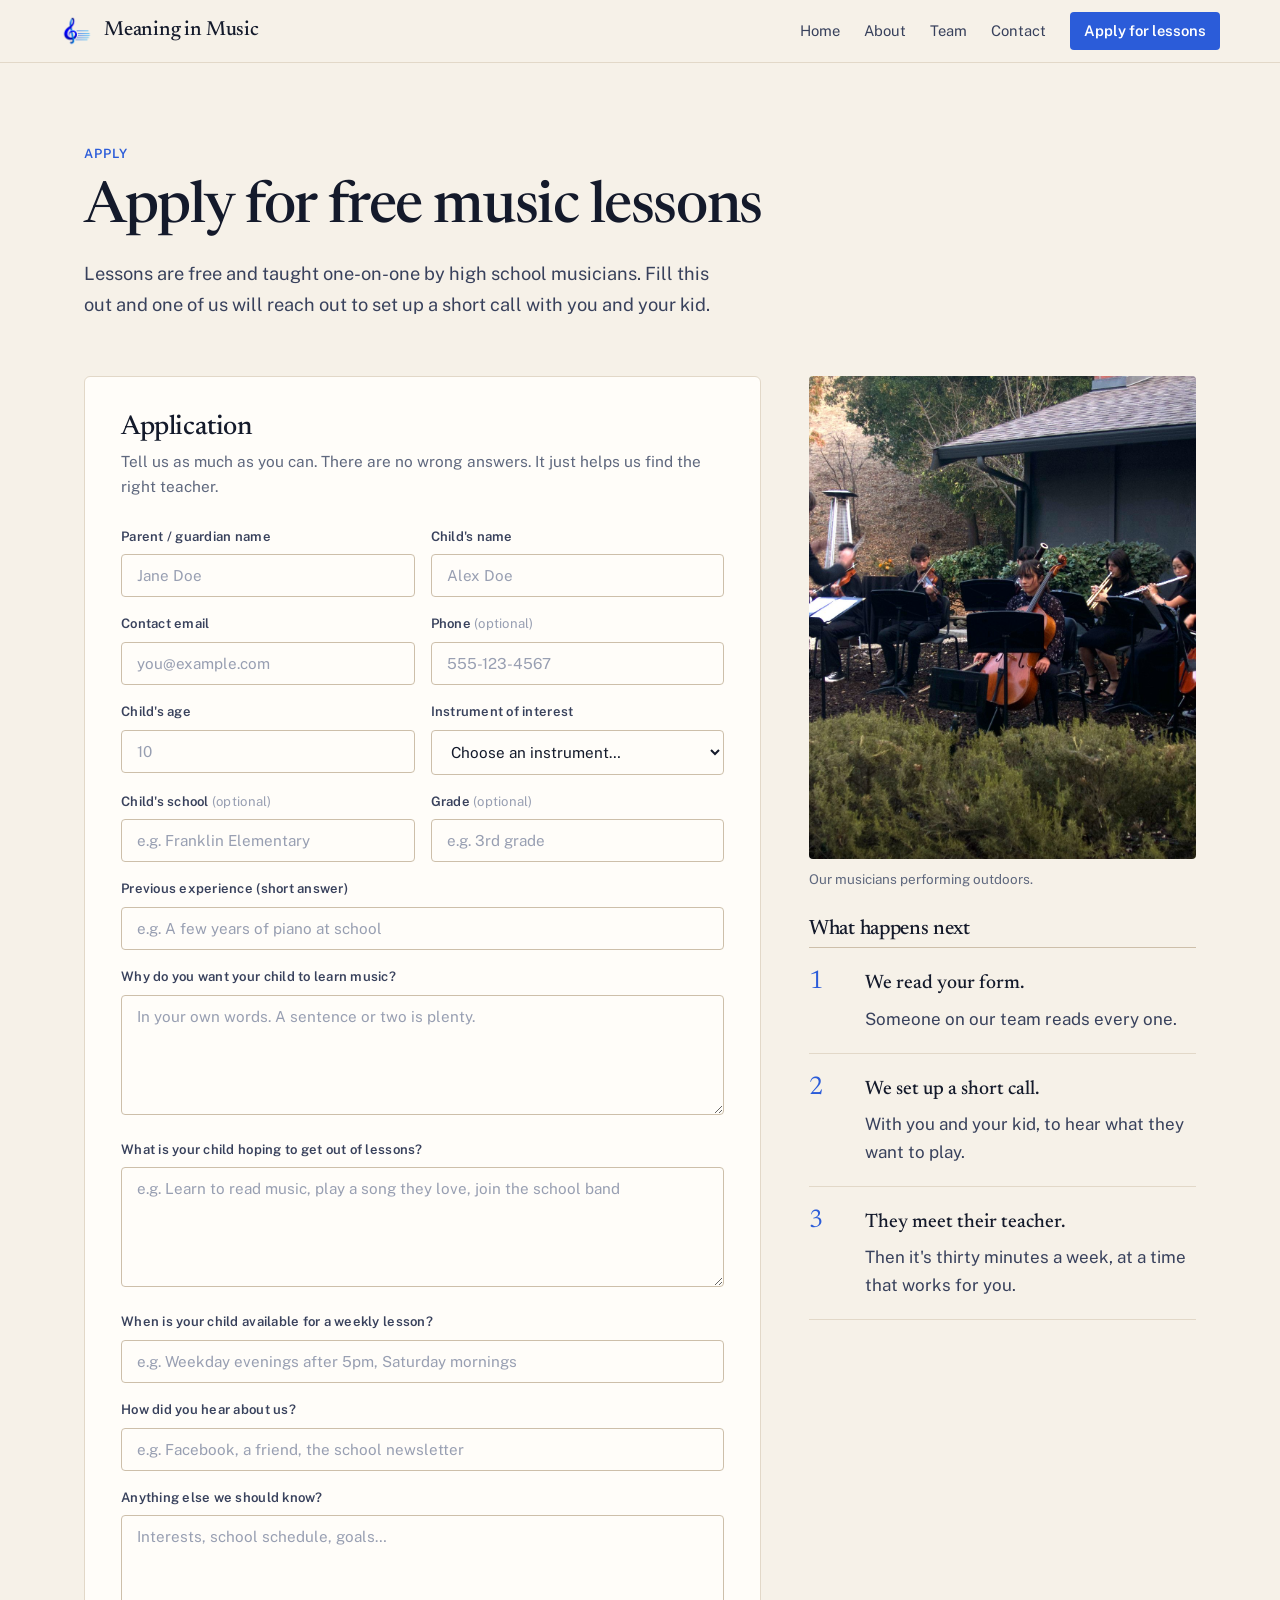
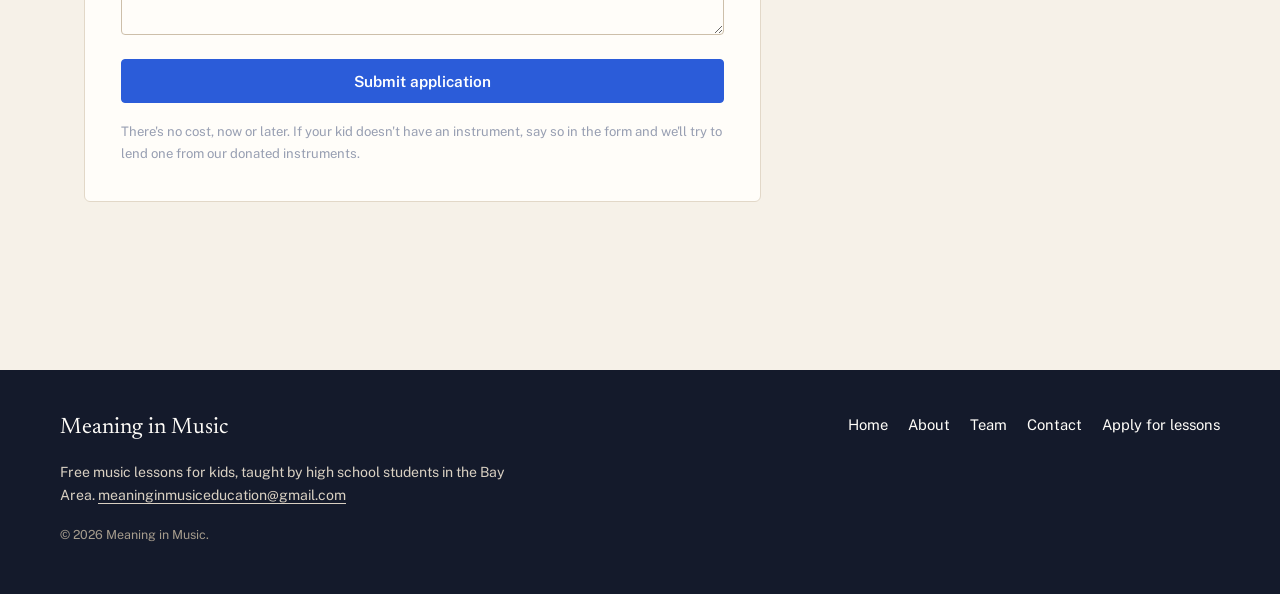
<file: apply.html>
<!DOCTYPE html>
<html lang="en">
<head>
  <meta charset="UTF-8" />
  <meta name="viewport" content="width=device-width, initial-scale=1.0" />
  <title>Apply for Lessons: Meaning in Music</title>
  <meta name="description" content="Apply for free, fun music lessons with Meaning in Music." />
  <link rel="icon" href="logo.png">
  <link rel="preconnect" href="https://fonts.googleapis.com" />
  <link rel="preconnect" href="https://fonts.gstatic.com" crossorigin />
  <link href="https://fonts.googleapis.com/css2?family=Newsreader:ital,opsz,wght@0,6..72,400;0,6..72,500;1,6..72,400;1,6..72,500&family=Public+Sans:wght@400;600&display=swap" rel="stylesheet" />
  <link rel="stylesheet" href="style.css" />
</head>
<body>

  <main>
    <div class="page-hero">
      <span class="eyebrow" data-site-text="app_hero_eyebrow">Apply</span>
      <h1 data-site-text="app_hero_title">Apply for free music lessons</h1>
      <p class="lead" data-site-text="app_hero_lead">Lessons are free and taught one-on-one by high school musicians. Fill this out and one of us will reach out to set up a short call with you and your kid.</p>
    </div>

    <section class="section apply-layout">
      <div class="glass">
        <h2 style="font-size:1.7rem;margin-bottom:6px" data-site-text="app_title">Application</h2>
        <p style="color:var(--text-dim);font-size:.96rem;margin-bottom:26px" data-site-text="app_intro">Tell us as much as you can. There are no wrong answers. It just helps us find the right teacher.</p>

        <form class="form-grid" id="lessonForm">
          <div class="form-row">
            <div class="field">
              <label for="name">Parent / guardian name</label>
              <input id="name" name="name" type="text" placeholder="Jane Doe" required />
            </div>
            <div class="field">
              <label for="childName">Child's name</label>
              <input id="childName" name="childName" type="text" placeholder="Alex Doe" required />
            </div>
          </div>
          <div class="form-row">
            <div class="field">
              <label for="email">Contact email</label>
              <input id="email" name="email" type="email" placeholder="you@example.com" required />
            </div>
            <div class="field">
              <label for="phone">Phone <span style="color:var(--text-faint);font-weight:400">(optional)</span></label>
              <input id="phone" name="phone" type="tel" placeholder="555-123-4567" />
            </div>
          </div>
          <div class="form-row">
            <div class="field">
              <label for="age">Child's age</label>
              <input id="age" name="age" type="number" min="1" max="18" placeholder="10" required />
            </div>
            <div class="field">
              <label for="instrument">Instrument of interest</label>
              <select id="instrument" name="instrument">
                <option value="" disabled selected>Choose an instrument&hellip;</option>
                <option>Violin</option>
                <option>Piano / keyboard</option>
                <option>Guitar</option>
                <option>Flute</option>
                <option>Other</option>
                <option>Not sure yet</option>
              </select>
            </div>
          </div>
          <div class="form-row">
            <div class="field">
              <label for="school">Child's school <span style="color:var(--text-faint);font-weight:400">(optional)</span></label>
              <input id="school" name="school" type="text" placeholder="e.g. Franklin Elementary" />
            </div>
            <div class="field">
              <label for="grade">Grade <span style="color:var(--text-faint);font-weight:400">(optional)</span></label>
              <input id="grade" name="grade" type="text" placeholder="e.g. 3rd grade" />
            </div>
          </div>
          <div class="field">
            <label for="experience">Previous experience (short answer)</label>
            <input id="experience" name="experience" type="text" placeholder="e.g. A few years of piano at school" />
          </div>
          <div class="field">
            <label for="whyMusic">Why do you want your child to learn music?</label>
            <textarea id="whyMusic" name="whyMusic" placeholder="In your own words. A sentence or two is plenty." required></textarea>
          </div>
          <div class="field">
            <label for="goals">What is your child hoping to get out of lessons?</label>
            <textarea id="goals" name="goals" placeholder="e.g. Learn to read music, play a song they love, join the school band" required></textarea>
          </div>
          <div class="field">
            <label for="availability">When is your child available for a weekly lesson?</label>
            <input id="availability" name="availability" type="text" placeholder="e.g. Weekday evenings after 5pm, Saturday mornings" required />
          </div>
          <div class="field">
            <label for="hearAbout">How did you hear about us?</label>
            <input id="hearAbout" name="hearAbout" type="text" placeholder="e.g. Facebook, a friend, the school newsletter" />
          </div>
          <div class="field">
            <label for="message">Anything else we should know?</label>
            <textarea id="message" name="message" placeholder="Interests, school schedule, goals&hellip;"></textarea>
          </div>
          <button type="submit" class="btn btn-primary" style="justify-content:center;width:100%">
            Submit application
          </button>
          <p id="formStatus" style="display:none;text-align:center;font-size:.92rem;font-weight:600"></p>
        </form>
        <p class="instrument-note" style="margin-top:18px" data-site-text="app_note">There's no cost, now or later. If your kid doesn't have an instrument, say so in the form and we'll try to lend one from our donated instruments.</p>
      </div>
      <aside class="apply-aside">
        <figure class="photo photo-tall">
          <img src="outdoor-concert.jpg" data-site-img="app_img" alt="A student conducts a small orchestra performing outdoors" />
          <figcaption data-site-text="app_img_credit">Our musicians performing outdoors.</figcaption>
        </figure>
        <h3 style="margin:28px 0 4px" data-site-text="app_next_title">What happens next</h3>
        <ol class="steps">
          <li><strong data-site-text="app_next_1_h">We read your form.</strong><span data-site-text="app_next_1_d">Someone on our team reads every one.</span></li>
          <li><strong data-site-text="app_next_2_h">We set up a short call.</strong><span data-site-text="app_next_2_d">With you and your kid, to hear what they want to play.</span></li>
          <li><strong data-site-text="app_next_3_h">They meet their teacher.</strong><span data-site-text="app_next_3_d">Then it's thirty minutes a week, at a time that works for you.</span></li>
        </ol>
      </aside>
    </section>
  </main>

  <script src="config.js"></script>
  <script src="content.js"></script>
  <script src="main.js"></script>
  <script>
    document.getElementById("lessonForm").addEventListener("submit", async function (e) {
      e.preventDefault();
      var btn = this.querySelector("button[type='submit']");
      var status = document.getElementById("formStatus");
      var payload = {
        type: "Lessons",
        name: document.getElementById("name").value.trim(),
        childName: document.getElementById("childName").value.trim(),
        email: document.getElementById("email").value.trim(),
        phone: document.getElementById("phone").value.trim(),
        age: document.getElementById("age").value.trim(),
        school: document.getElementById("school").value.trim(),
        grade: document.getElementById("grade").value.trim(),
        instrument: document.getElementById("instrument").value,
        experience: document.getElementById("experience").value.trim(),
        whyMusic: document.getElementById("whyMusic").value.trim(),
        goals: document.getElementById("goals").value.trim(),
        availability: document.getElementById("availability").value.trim(),
        hearAbout: document.getElementById("hearAbout").value.trim(),
        message: document.getElementById("message").value.trim(),
      };
      btn.disabled = true;
      btn.textContent = "Sending\u2026";
      var result = await mimSubmitApplication(payload);
      if (result.ok) {
        status.style.display = "block";
        status.style.color = "var(--green)";
        status.textContent = "Thanks! Your application was sent. We'll be in touch soon.";
        this.reset();
      } else {
        status.style.display = "block";
        status.style.color = "var(--accent-deep)";
        status.textContent = "We couldn't send your application right now. Please email meaninginmusiceducation@gmail.com instead.";
      }
      btn.disabled = false;
      btn.textContent = "Submit application";
    });
  </script>
</body>
</html>
</file>
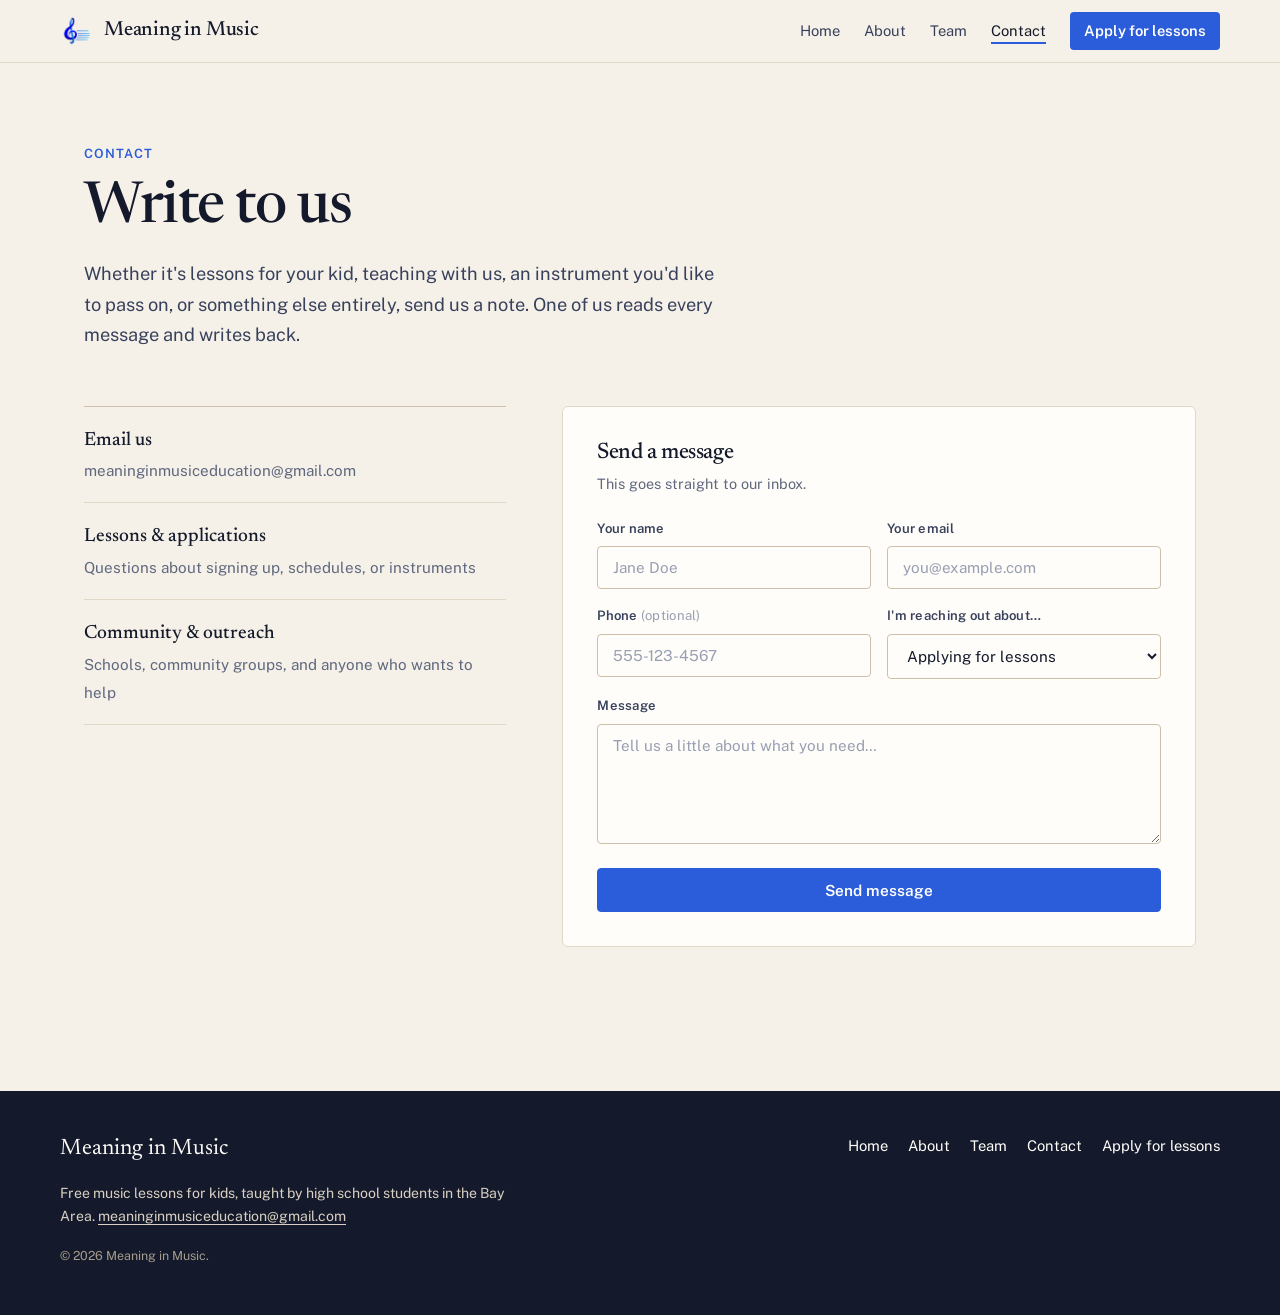
<file: contact.html>
<!DOCTYPE html>
<html lang="en">
<head>
  <meta charset="UTF-8" />
  <meta name="viewport" content="width=device-width, initial-scale=1.0" />
  <title>Contact Us: Meaning in Music</title>
  <meta name="description" content="Get in touch with Meaning in Music." />
  <link rel="icon" type="image/png" href="logo.png" />
  <link rel="preconnect" href="https://fonts.googleapis.com" />
  <link rel="preconnect" href="https://fonts.gstatic.com" crossorigin />
  <link href="https://fonts.googleapis.com/css2?family=Newsreader:ital,opsz,wght@0,6..72,400;0,6..72,500;1,6..72,400;1,6..72,500&family=Public+Sans:wght@400;600&display=swap" rel="stylesheet" />
  <link rel="stylesheet" href="style.css" />
</head>
<body>

  <main>
    <div class="page-hero">
      <span class="eyebrow reveal" data-site-text="con_hero_eyebrow">Contact</span>
      <h1 class="reveal stagger-1" data-site-text="con_hero_title">Write to us</h1>
      <p class="lead reveal stagger-2" data-site-text="con_hero_lead">Whether it's lessons for your kid, teaching with us, an instrument you'd like to pass on, or something else entirely, send us a note. One of us reads every message and writes back.</p>
    </div>

    <section class="contact-layout">
      <div class="reveal">
        <a href="mailto:meaninginmusiceducation@gmail.com" class="contact-item">
          <div>
            <strong data-site-text="con_email_title">Email us</strong>
            <span data-site-text="con_email_value">meaninginmusiceducation@gmail.com</span>
          </div>
        </a>
        <a href="mailto:meaninginmusiceducation@gmail.com" class="contact-item">
          <div>
            <strong data-site-text="con_lessons_title">Lessons &amp; applications</strong>
            <span data-site-text="con_lessons_value">Questions about signing up, schedules, or instruments</span>
          </div>
        </a>
        <a href="mailto:meaninginmusiceducation@gmail.com" class="contact-item">
          <div>
            <strong data-site-text="con_out_title">Community &amp; outreach</strong>
            <span data-site-text="con_out_value">Schools, community groups, and anyone who wants to help</span>
          </div>
        </a>
      </div>

      <div class="glass">
        <h2 style="font-family:var(--font-display);font-size:1.4rem;letter-spacing:-.02em;margin-bottom:6px" data-site-text="con_msg_title">Send a message</h2>
        <p style="color:var(--text-dim);font-size:.9rem;margin-bottom:22px" data-site-text="con_msg_text">This goes straight to our inbox.</p>
        <form class="form-grid" id="contactForm">
          <div class="form-row">
            <div class="field">
              <label for="name">Your name</label>
              <input id="name" name="name" type="text" placeholder="Jane Doe" required />
            </div>
            <div class="field">
              <label for="email">Your email</label>
              <input id="email" name="email" type="email" placeholder="you@example.com" required />
            </div>
          </div>
          <div class="form-row">
            <div class="field">
              <label for="phone">Phone <span style="color:var(--text-faint);font-weight:400">(optional)</span></label>
              <input id="phone" name="phone" type="tel" placeholder="555-123-4567" />
            </div>
            <div class="field">
              <label for="subject">I'm reaching out about&hellip;</label>
              <select id="subject" name="subject">
                <option>Applying for lessons</option>
                <option>Becoming an instructor</option>
                <option>Volunteering</option>
                <option>Donating</option>
                <option>Partnership / school</option>
                <option>Something else</option>
              </select>
            </div>
          </div>
          <div class="field">
            <label for="message">Message</label>
            <textarea id="message" name="message" placeholder="Tell us a little about what you need&hellip;" required></textarea>
          </div>
          <button type="submit" class="btn btn-primary" style="justify-content:center">
            Send message
          </button>
          <p id="formStatus" style="display:none;text-align:center;font-size:.92rem;font-weight:600"></p>
        </form>
      </div>
    </section>
  </main>

  <script src="config.js"></script>
  <script src="content.js"></script>
  <script src="main.js"></script>
  <script>
    document.getElementById("contactForm").addEventListener("submit", async function (e) {
      e.preventDefault();
      var btn = this.querySelector("button[type='submit']");
      var status = document.getElementById("formStatus");
      var payload = {
        type: document.getElementById("subject").value,
        name: document.getElementById("name").value.trim(),
        email: document.getElementById("email").value.trim(),
        phone: document.getElementById("phone").value.trim(),
        message: document.getElementById("message").value.trim(),
      };
      btn.disabled = true;
      btn.textContent = "Sending\u2026";
      var result = await mimSubmitApplication(payload);
      if (result.ok) {
        status.style.display = "block";
        status.style.color = "var(--green)";
        status.textContent = "Thanks! Your message was sent. We'll get back to you soon.";
        this.reset();
      } else {
        status.style.display = "block";
        status.style.color = "var(--accent-deep)";
        status.textContent = "We couldn't send your message right now. Please email meaninginmusiceducation@gmail.com instead.";
      }
      btn.disabled = false;
      btn.textContent = "Send message";
    });
  </script>
</body>
</html>
</file>
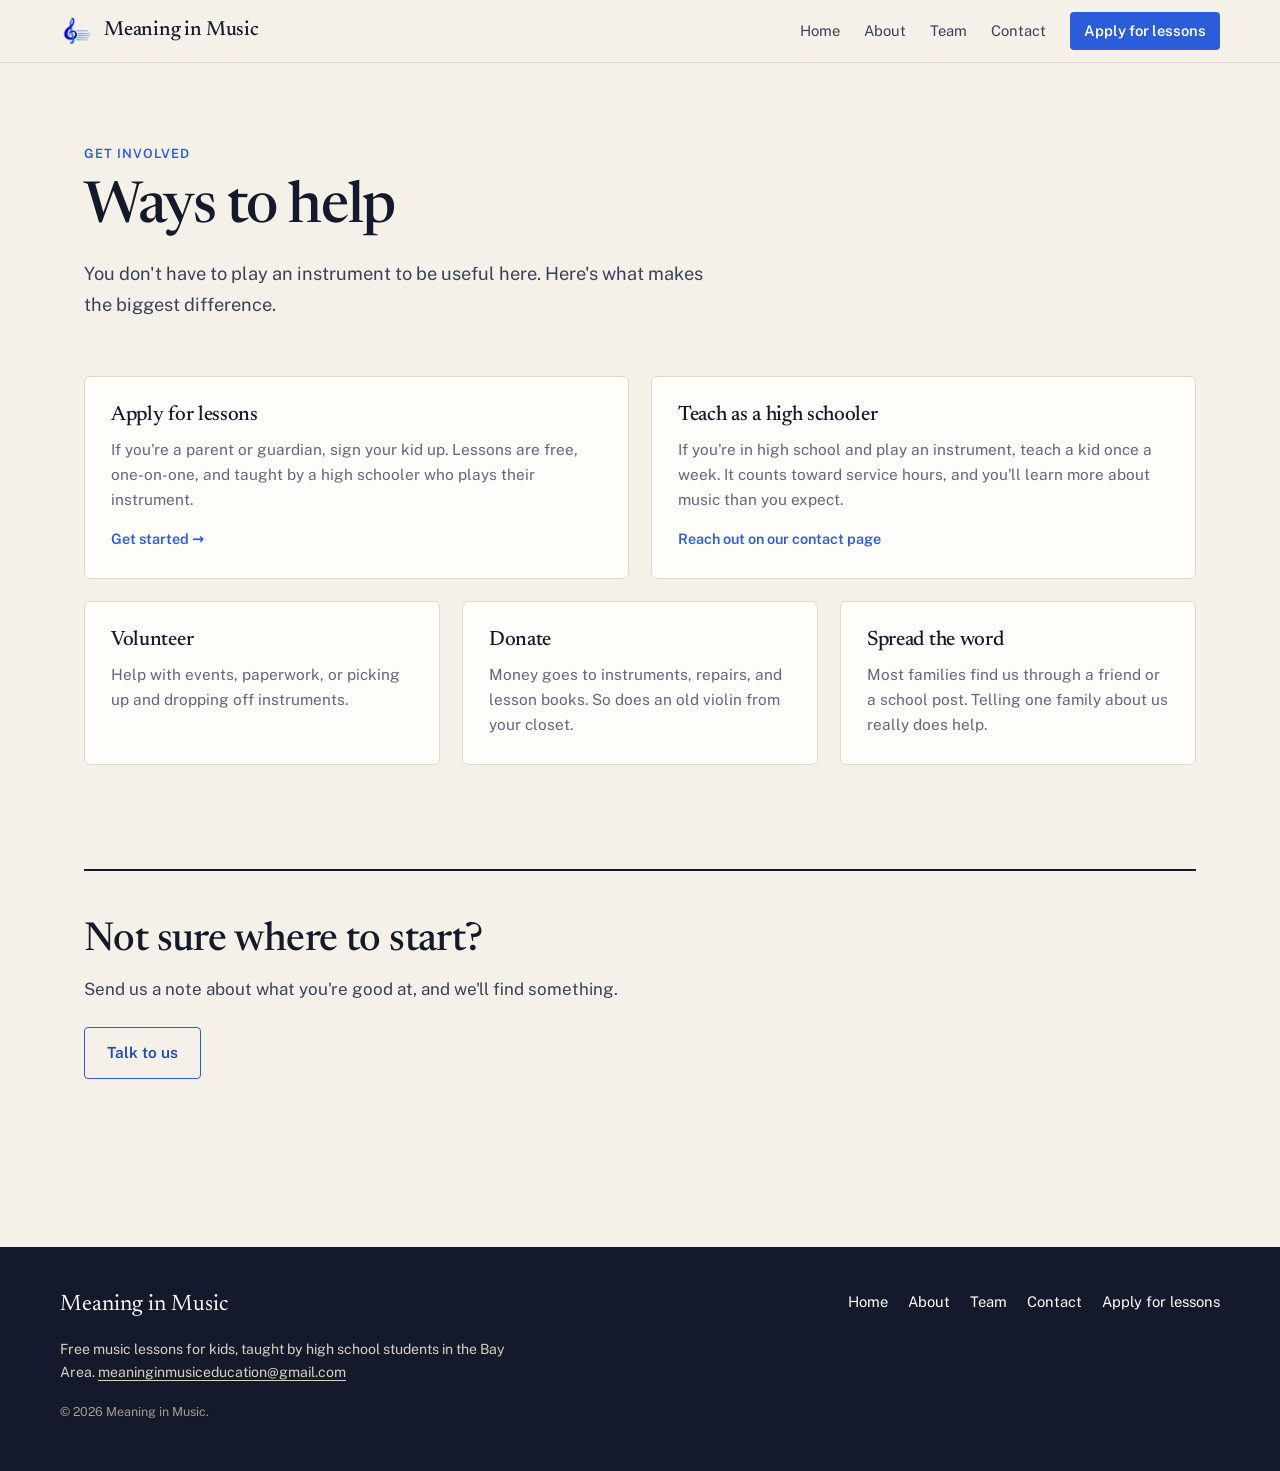
<file: get-involved.html>
<!DOCTYPE html>
<html lang="en">
<head>
  <meta charset="UTF-8" />
  <meta name="viewport" content="width=device-width, initial-scale=1.0" />
  <title>How to Get Involved: Meaning in Music</title>
  <meta name="description" content="Ways to support Meaning in Music: apply for lessons, teach, volunteer, or donate." />
  <link rel="icon" type="image/png" href="logo.png" />
  <link rel="preconnect" href="https://fonts.googleapis.com" />
  <link rel="preconnect" href="https://fonts.gstatic.com" crossorigin />
  <link href="https://fonts.googleapis.com/css2?family=Newsreader:ital,opsz,wght@0,6..72,400;0,6..72,500;1,6..72,400;1,6..72,500&family=Public+Sans:wght@400;600&display=swap" rel="stylesheet" />
  <link rel="stylesheet" href="style.css" />
</head>
<body>

  <main>
    <div class="page-hero">
      <span class="eyebrow reveal" data-site-text="qui_hero_eyebrow">Get Involved</span>
      <h1 class="reveal stagger-1" data-site-text="qui_hero_title">Ways to help</h1>
      <p class="lead reveal stagger-2" data-site-text="qui_hero_lead">You don't have to play an instrument to be useful here. Here's what makes the biggest difference.</p>
    </div>

    <section class="section">
      <div class="grid grid-2">
        <a href="apply.html" class="card reveal" style="text-decoration:none;color:var(--text)">
          <div class="card-icon">
            <svg viewBox="0 0 24 24" fill="none" stroke="currentColor" stroke-width="2" stroke-linecap="round" stroke-linejoin="round"><path d="M9 18V5l12-2v13"/><circle cx="6" cy="18" r="3"/><circle cx="18" cy="16" r="3"/></svg>
          </div>
          <h3 data-site-text="qui_apply_title">Apply for lessons</h3>
          <p data-site-text="qui_apply_text">If you're a parent or guardian, sign your kid up. Lessons are free, one-on-one, and taught by a high schooler who plays their instrument.</p>
          <span style="display:inline-block;margin-top:14px;color:var(--accent);font-weight:600;font-size:.9rem">Get started &rarr;</span>
        </a>
        <div class="card reveal stagger-1">
          <div class="card-icon">
            <svg viewBox="0 0 24 24" fill="none" stroke="currentColor" stroke-width="2" stroke-linecap="round" stroke-linejoin="round"><path d="M17 21v-2a4 4 0 0 0-4-4H5a4 4 0 0 0-4 4v2"/><circle cx="9" cy="7" r="4"/><path d="M23 21v-2a4 4 0 0 0-3-3.87"/><path d="M16 3.13a4 4 0 0 1 0 7.75"/></svg>
          </div>
          <h3 data-site-text="qui_teach_title">Teach as a high schooler</h3>
          <p data-site-text="qui_teach_text">If you're in high school and play an instrument, teach a kid once a week. It counts toward service hours, and you'll learn more about music than you expect.</p>
          <p style="margin-top:14px;color:var(--accent);font-weight:600;font-size:.9rem" data-site-text="qui_teach_note">Reach out on our contact page</p>
        </div>
      </div>

      <div class="grid grid-3" style="margin-top:22px">
        <div class="card reveal stagger-1">
          <div class="card-icon">
            <svg viewBox="0 0 24 24" fill="none" stroke="currentColor" stroke-width="2" stroke-linecap="round" stroke-linejoin="round"><path d="M12 20h9"/><path d="M16.5 3.5a2.12 2.12 0 0 1 3 3L7 19l-4 1 1-4z"/></svg>
          </div>
          <h3 data-site-text="qui_vol_title">Volunteer</h3>
          <p data-site-text="qui_vol_text">Help with events, paperwork, or picking up and dropping off instruments.</p>
        </div>
        <div class="card reveal stagger-2">
          <div class="card-icon">
            <svg viewBox="0 0 24 24" fill="none" stroke="currentColor" stroke-width="2" stroke-linecap="round" stroke-linejoin="round"><path d="M21 12a9 9 0 1 1-9-9"/><path d="M21 3v9h-9"/></svg>
          </div>
          <h3 data-site-text="qui_don_title">Donate</h3>
          <p data-site-text="qui_don_text">Money goes to instruments, repairs, and lesson books. So does an old violin from your closet.</p>
        </div>
        <div class="card reveal stagger-3">
          <div class="card-icon">
            <svg viewBox="0 0 24 24" fill="none" stroke="currentColor" stroke-width="2" stroke-linecap="round" stroke-linejoin="round"><path d="M20.84 4.61a5.5 5.5 0 0 0-7.78 0L12 5.67l-1.06-1.06a5.5 5.5 0 0 0-7.78 7.78l1.06 1.06L12 21.23l7.78-7.78 1.06-1.06a5.5 5.5 0 0 0 0-7.78z"/></svg>
          </div>
          <h3 data-site-text="qui_spread_title">Spread the word</h3>
          <p data-site-text="qui_spread_text">Most families find us through a friend or a school post. Telling one family about us really does help.</p>
        </div>
      </div>
    </section>

    <section class="section">
      <div class="cta-band">
        <h2 data-site-text="qui_cta_title">Not sure where to start?</h2>
        <p data-site-text="qui_cta_text">Send us a note about what you're good at, and we'll find something.</p>
        <a href="contact.html" class="btn btn-ghost">Talk to us</a>
      </div>
    </section>
  </main>

  <script src="content.js"></script>
  <script src="main.js"></script>
</body>
</html>
</file>
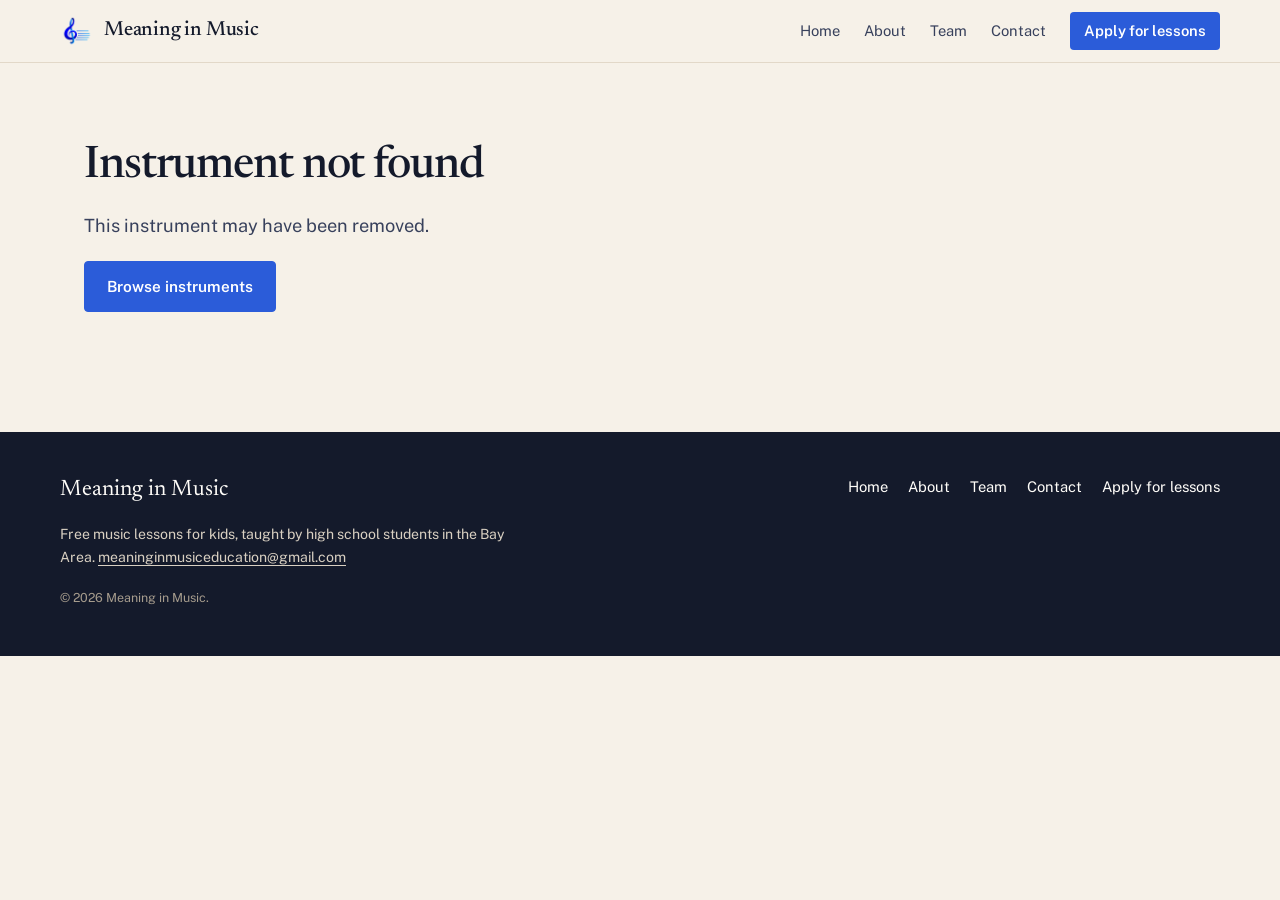
<file: instrument.html>
<!DOCTYPE html>
<html lang="en">
<head>
  <meta charset="UTF-8" />
  <meta name="viewport" content="width=device-width, initial-scale=1.0" />
  <title>Instrument: Meaning in Music</title>
  <link rel="icon" href="logo.png">
  <link rel="preconnect" href="https://fonts.googleapis.com" />
  <link rel="preconnect" href="https://fonts.gstatic.com" crossorigin />
  <link href="https://fonts.googleapis.com/css2?family=Newsreader:ital,opsz,wght@0,6..72,400;0,6..72,500;1,6..72,400;1,6..72,500&family=Public+Sans:wght@400;600&display=swap" rel="stylesheet" />
  <link rel="stylesheet" href="style.css" />
</head>
<body>

  <main>
    <div id="content">
      <div class="glass" style="max-width:520px;margin:80px auto;text-align:center">
        <div class="page-hero" style="padding:40px 24px">
          <h1 style="font-family:var(--font-display);font-size:1.5rem">Loading instrument&#8230;</h1>
        </div>
      </div>
    </div>
  </main>

  <script src="store.js"></script>
  <script src="main.js"></script>
  <script>
    var content = document.getElementById("content");
    var id = new URLSearchParams(window.location.search).get("id");

    mimFetchOne(id).then(function (item) {
      if (!item) {
        content.innerHTML =
          '<section class="page-hero">' +
          "<h1 style='font-family:var(--font-display);font-size:clamp(2rem,5vw,2.8rem)'>Instrument not found</h1>" +
          "<p class='lead'>This instrument may have been removed. </p>" +
          '<a href="instruments.html" class="btn btn-primary" style="margin-top:20px">Browse instruments</a>' +
          "</section>";
        return;
      }
      document.title = item.name + " — Meaning in Music";
      content.innerHTML =
        '<a href="instruments.html" class="back-link">' +
        '<svg width="16" height="16" viewBox="0 0 24 24" fill="none" stroke="currentColor" stroke-width="2" stroke-linecap="round" stroke-linejoin="round"><path d="M19 12H5"/><path d="M12 19l-7-7 7-7"/></svg>' +
        "Back to all instruments</a>" +
        mimDetailHTML(item);
      if (window.setupReveal) setupReveal();

      var main = document.getElementById("galleryMain");
      var thumbs = content.querySelectorAll(".gallery-thumb");
      thumbs.forEach(function (t) {
        t.addEventListener("click", function () {
          var src = t.getAttribute("src");
          if (main) main.src = src;
          thumbs.forEach(function (x) { x.classList.remove("active"); });
          t.classList.add("active");
        });
      });
    });
  </script>
</body>
</html>
</file>
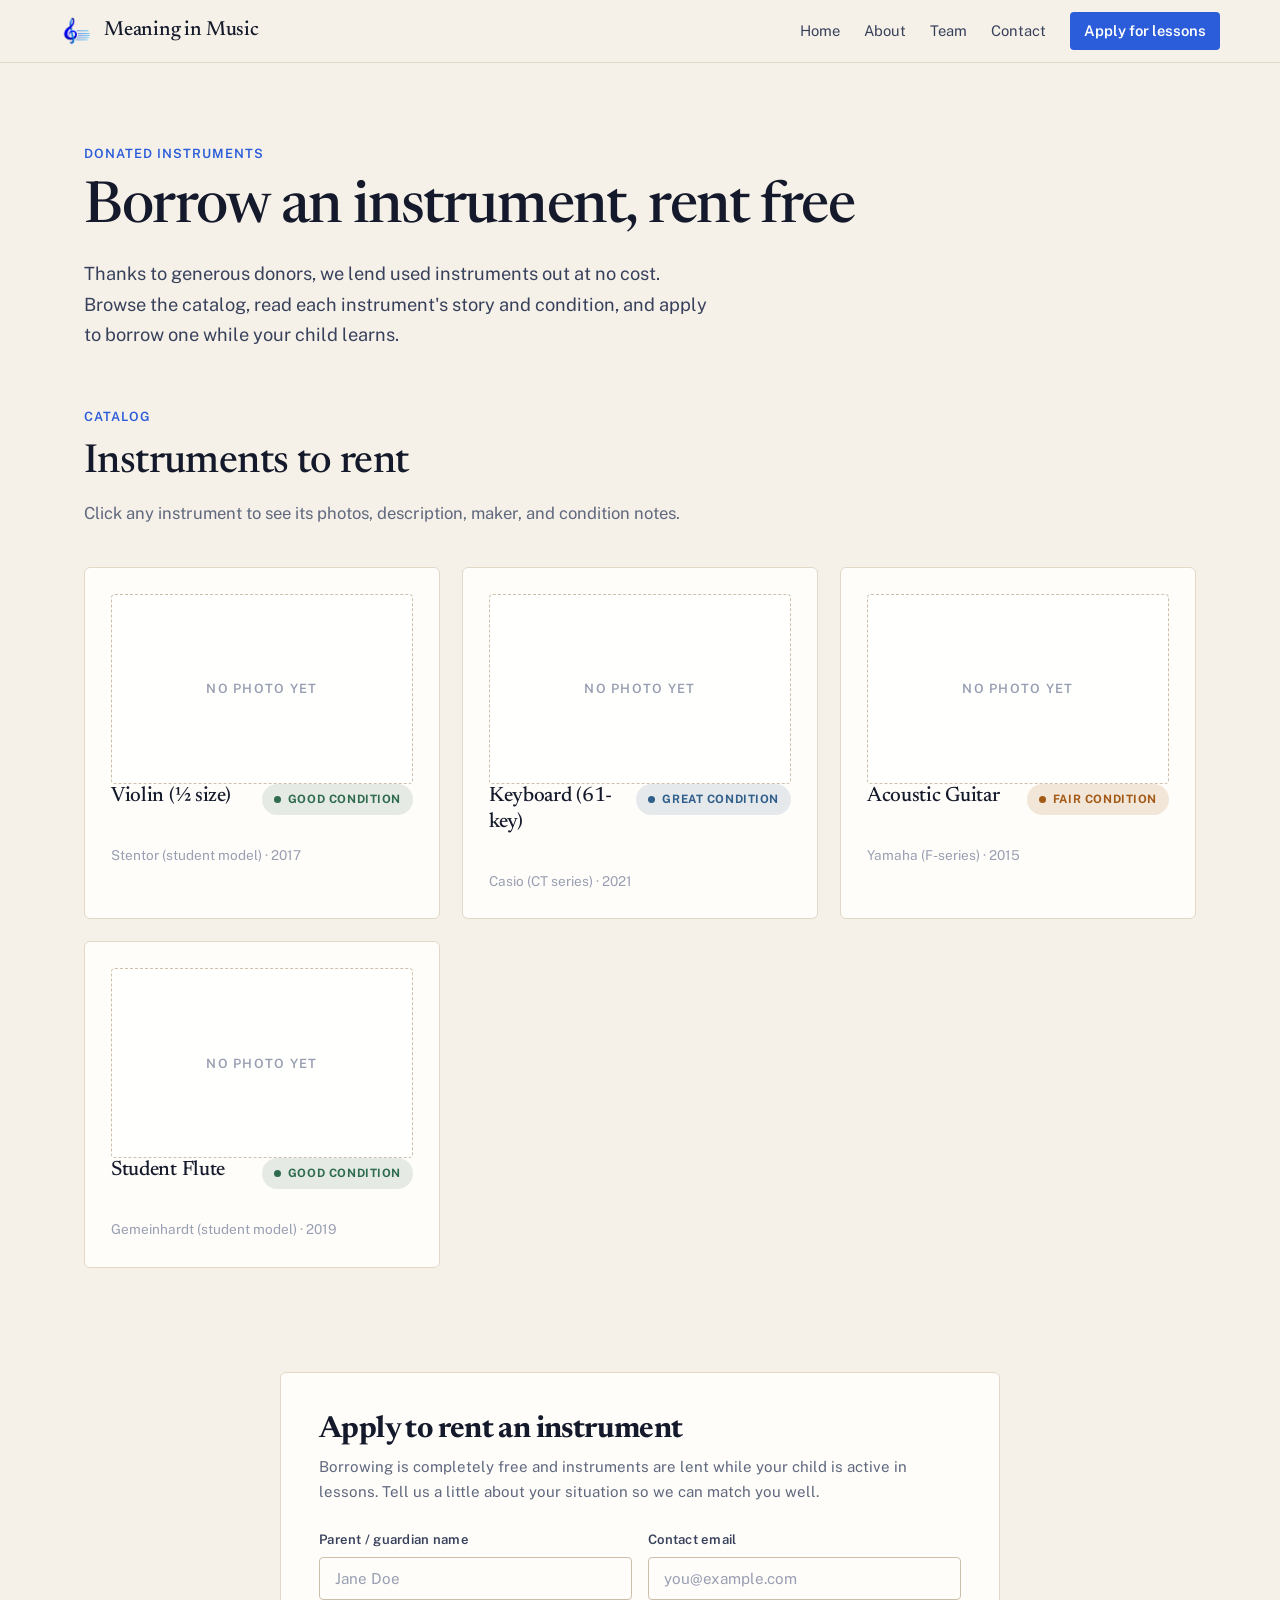
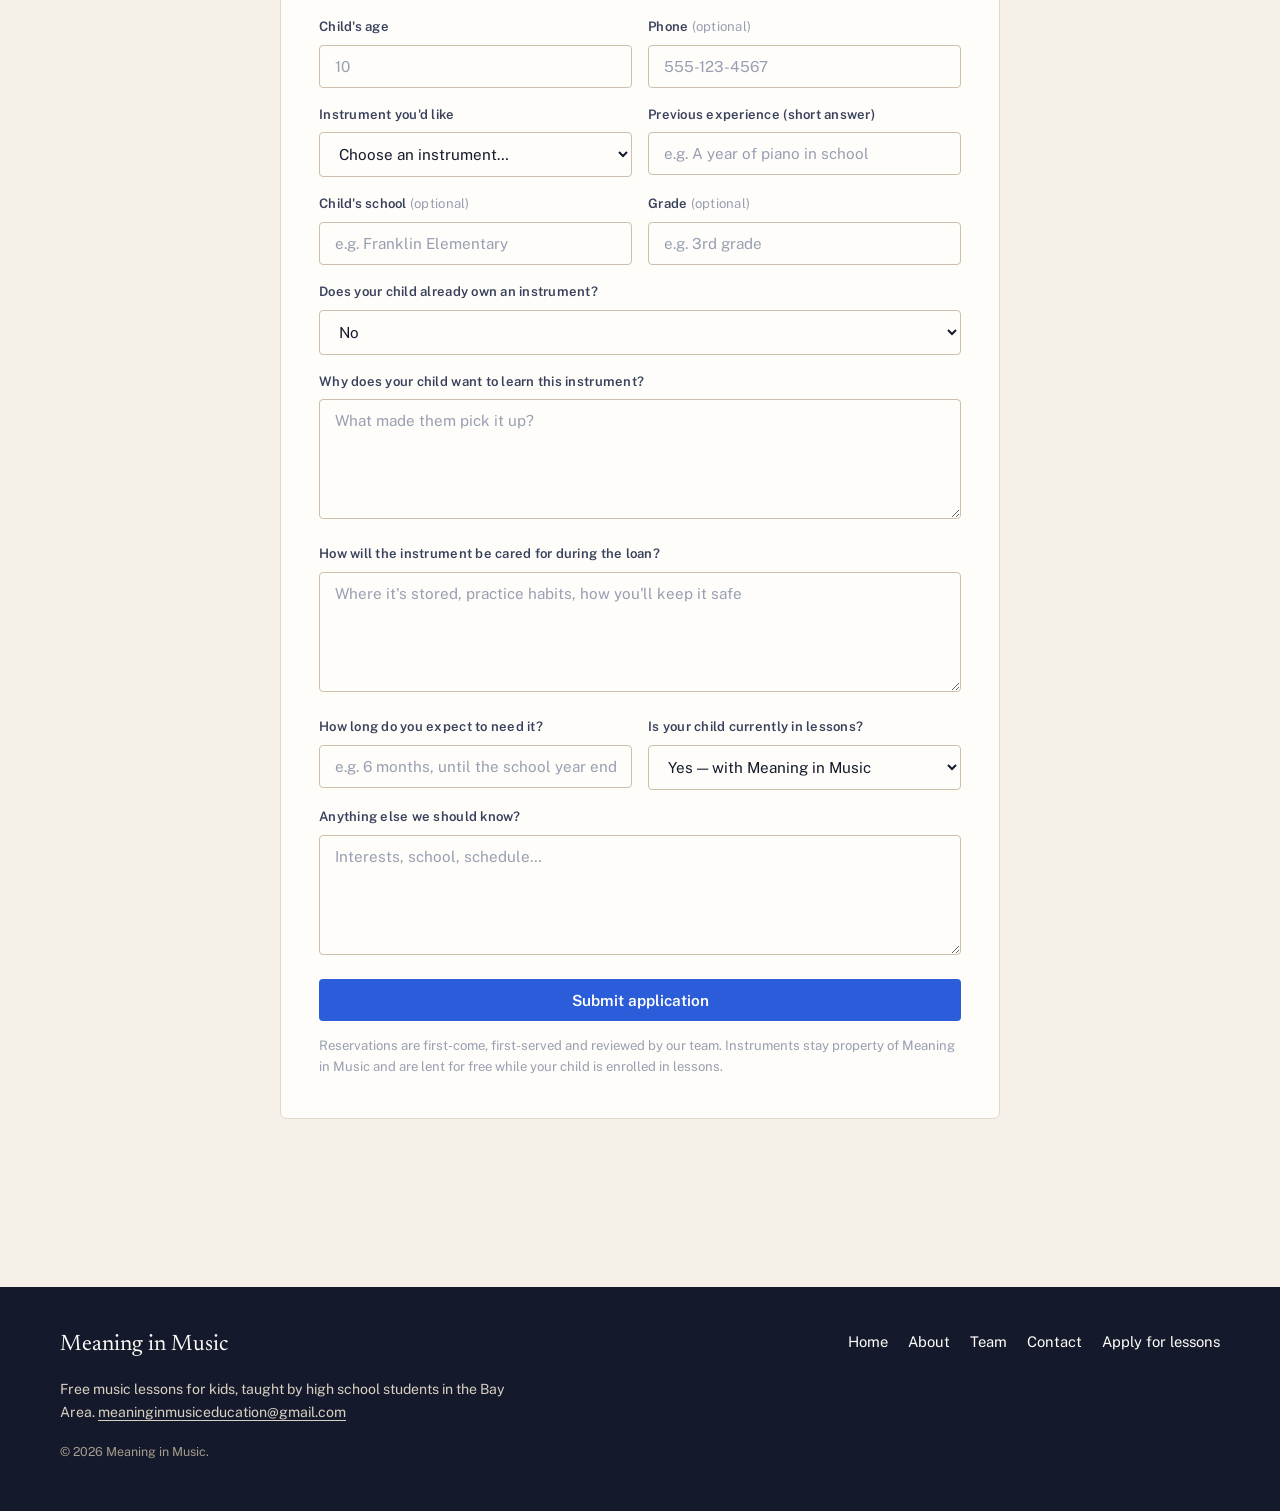
<file: instruments.html>
<!DOCTYPE html>
<html lang="en">
<head>
  <meta charset="UTF-8" />
  <meta name="viewport" content="width=device-width, initial-scale=1.0" />
  <title>Donated Instruments: Meaning in Music</title>
  <meta name="description" content="Borrow a donated used instrument for free. Browse the catalog, check condition and history, and apply to rent it for your child." />
  <link rel="icon" href="logo.png">
  <link rel="preconnect" href="https://fonts.googleapis.com" />
  <link rel="preconnect" href="https://fonts.gstatic.com" crossorigin />
  <link href="https://fonts.googleapis.com/css2?family=Newsreader:ital,opsz,wght@0,6..72,400;0,6..72,500;1,6..72,400;1,6..72,500&family=Public+Sans:wght@400;600&display=swap" rel="stylesheet" />
  <link rel="stylesheet" href="style.css" />
</head>
<body>

  <main>
    <div class="page-hero">
      <span class="eyebrow reveal" data-site-text="ins_hero_eyebrow">Donated Instruments</span>
      <h1 class="reveal stagger-1" data-site-text="ins_hero_title">Borrow an instrument, rent free</h1>
      <p class="lead reveal stagger-2" data-site-text="ins_hero_lead">
        Thanks to generous donors, we lend used instruments out at no cost.
        Browse the catalog, read each instrument's story and condition, and
        apply to borrow one while your child learns.
      </p>
    </div>

    <section class="section" id="available">
      <div class="section-head reveal">
        <span class="eyebrow" data-site-text="ins_cat_eyebrow">Catalog</span>
        <h2 data-site-text="ins_cat_title">Instruments to rent</h2>
        <p data-site-text="ins_cat_p">Click any instrument to see its photos, description, maker, and condition notes.</p>
      </div>
      <div id="instrumentGrid" class="grid grid-3"></div>
    </section>

    <section class="section" id="apply">
      <div class="glass reveal" style="max-width:720px;margin:0 auto;padding:40px 38px">
        <h2 style="font-family:var(--font-display);font-size:clamp(1.5rem,3.5vw,1.9rem);font-weight:700;letter-spacing:-.02em;margin-bottom:8px" data-site-text="ins_apply_title">Apply to rent an instrument</h2>
        <p style="color:var(--text-dim);font-size:.94rem;margin-bottom:24px" data-site-text="ins_apply_text">
          Borrowing is completely free and instruments are lent while your child is active in lessons.
          Tell us a little about your situation so we can match you well.
        </p>

        <form class="form-grid" id="instrumentForm">
          <div class="form-row">
            <div class="field">
              <label for="parent">Parent / guardian name</label>
              <input id="parent" name="parent" type="text" placeholder="Jane Doe" required />
            </div>
            <div class="field">
              <label for="email">Contact email</label>
              <input id="email" name="email" type="email" placeholder="you@example.com" required />
            </div>
          </div>
          <div class="form-row">
            <div class="field">
              <label for="childAge">Child's age</label>
              <input id="childAge" name="childAge" type="number" min="1" max="18" placeholder="10" required />
            </div>
            <div class="field">
              <label for="phone">Phone <span style="color:var(--text-faint);font-weight:400">(optional)</span></label>
              <input id="phone" name="phone" type="tel" placeholder="555-123-4567" />
            </div>
          </div>
          <div class="form-row">
            <div class="field">
              <label for="instrument">Instrument you'd like</label>
              <select id="instrument" name="instrument" required>
                <option value="" disabled selected>Choose an instrument&hellip;</option>
              </select>
            </div>
            <div class="field">
              <label for="experience">Previous experience (short answer)</label>
              <input id="experience" name="experience" type="text" placeholder="e.g. A year of piano in school" />
            </div>
          </div>
          <div class="form-row">
            <div class="field">
              <label for="school">Child's school <span style="color:var(--text-faint);font-weight:400">(optional)</span></label>
              <input id="school" name="school" type="text" placeholder="e.g. Franklin Elementary" />
            </div>
            <div class="field">
              <label for="grade">Grade <span style="color:var(--text-faint);font-weight:400">(optional)</span></label>
              <input id="grade" name="grade" type="text" placeholder="e.g. 3rd grade" />
            </div>
          </div>
          <div class="field">
            <label for="ownInstrument">Does your child already own an instrument?</label>
            <select id="ownInstrument" name="ownInstrument">
              <option>No</option>
              <option>Yes — a different instrument</option>
              <option>Yes — the one I'm requesting</option>
            </select>
          </div>
          <div class="field">
            <label for="whyInstrument">Why does your child want to learn this instrument?</label>
            <textarea id="whyInstrument" name="whyInstrument" placeholder="What made them pick it up?" required></textarea>
          </div>
          <div class="field">
            <label for="carePlan">How will the instrument be cared for during the loan?</label>
            <textarea id="carePlan" name="carePlan" placeholder="Where it's stored, practice habits, how you'll keep it safe" required></textarea>
          </div>
          <div class="form-row">
            <div class="field">
              <label for="duration">How long do you expect to need it?</label>
              <input id="duration" name="duration" type="text" placeholder="e.g. 6 months, until the school year ends" required />
            </div>
            <div class="field">
              <label for="inLessons">Is your child currently in lessons?</label>
              <select id="inLessons" name="inLessons">
                <option>Yes — with Meaning in Music</option>
                <option>Yes — elsewhere</option>
                <option>Not yet</option>
              </select>
            </div>
          </div>
          <div class="field">
            <label for="message">Anything else we should know?</label>
            <textarea id="message" name="message" placeholder="Interests, school, schedule&hellip;"></textarea>
          </div>
          <button type="submit" class="btn btn-primary" style="justify-content:center;width:100%;border:0">
            Submit application
          </button>
          <p id="formStatus" style="display:none;text-align:center;font-size:.92rem;font-weight:600"></p>
        </form>
        <p class="instrument-note" data-site-text="ins_note">
          Reservations are first-come, first-served and reviewed by our team. Instruments stay property
          of Meaning in Music and are lent for free while your child is enrolled in lessons.
        </p>
      </div>
    </section>
  </main>

  <script src="store.js"></script>
  <script src="config.js"></script>
  <script src="content.js"></script>
  <script src="main.js"></script>
  <script>
    var grid = document.getElementById("instrumentGrid");
    var instrumentSelect = document.getElementById("instrument");

    mimFetchAll().then(function (added) {
      if (!added.length) {
        grid.innerHTML = '<div class="glass admin-empty" style="justify-self:center;align-self:center">No instruments listed yet — check back soon.</div>';
        return;
      }
      grid.innerHTML = "";
      added.forEach(function (it) {
        grid.insertAdjacentHTML("beforeend", mimCardHTML(it));
        var opt = document.createElement("option");
        opt.textContent = it.name;
        instrumentSelect.appendChild(opt);
      });
      if (window.setupReveal) setupReveal();
    });

    document.getElementById("instrumentForm").addEventListener("submit", async function (e) {
      e.preventDefault();
      var btn = this.querySelector("button[type='submit']");
      var status = document.getElementById("formStatus");
      var payload = {
        type: "Instrument rental",
        name: document.getElementById("parent").value.trim(),
        email: document.getElementById("email").value.trim(),
        phone: document.getElementById("phone").value.trim(),
        age: document.getElementById("childAge").value.trim(),
        school: document.getElementById("school").value.trim(),
        grade: document.getElementById("grade").value.trim(),
        instrument: document.getElementById("instrument").value,
        experience: document.getElementById("experience").value.trim(),
        ownInstrument: document.getElementById("ownInstrument").value,
        whyInstrument: document.getElementById("whyInstrument").value.trim(),
        carePlan: document.getElementById("carePlan").value.trim(),
        duration: document.getElementById("duration").value.trim(),
        inLessons: document.getElementById("inLessons").value,
        message: document.getElementById("message").value.trim(),
      };
      btn.disabled = true;
      btn.textContent = "Sending\u2026";
      var result = await mimSubmitApplication(payload);
      if (result.ok) {
        status.style.display = "block";
        status.style.color = "#1d7a5c";
        status.textContent = "Thanks! Your application was sent. We'll be in touch soon.";
        this.reset();
      } else {
        status.style.display = "block";
        status.style.color = "#b3462e";
        status.textContent = "We couldn't send your application right now. Please email meaninginmusiceducation@gmail.com instead.";
      }
      btn.disabled = false;
      btn.textContent = "Submit application";
    });
  </script>
</body>
</html>
</file>
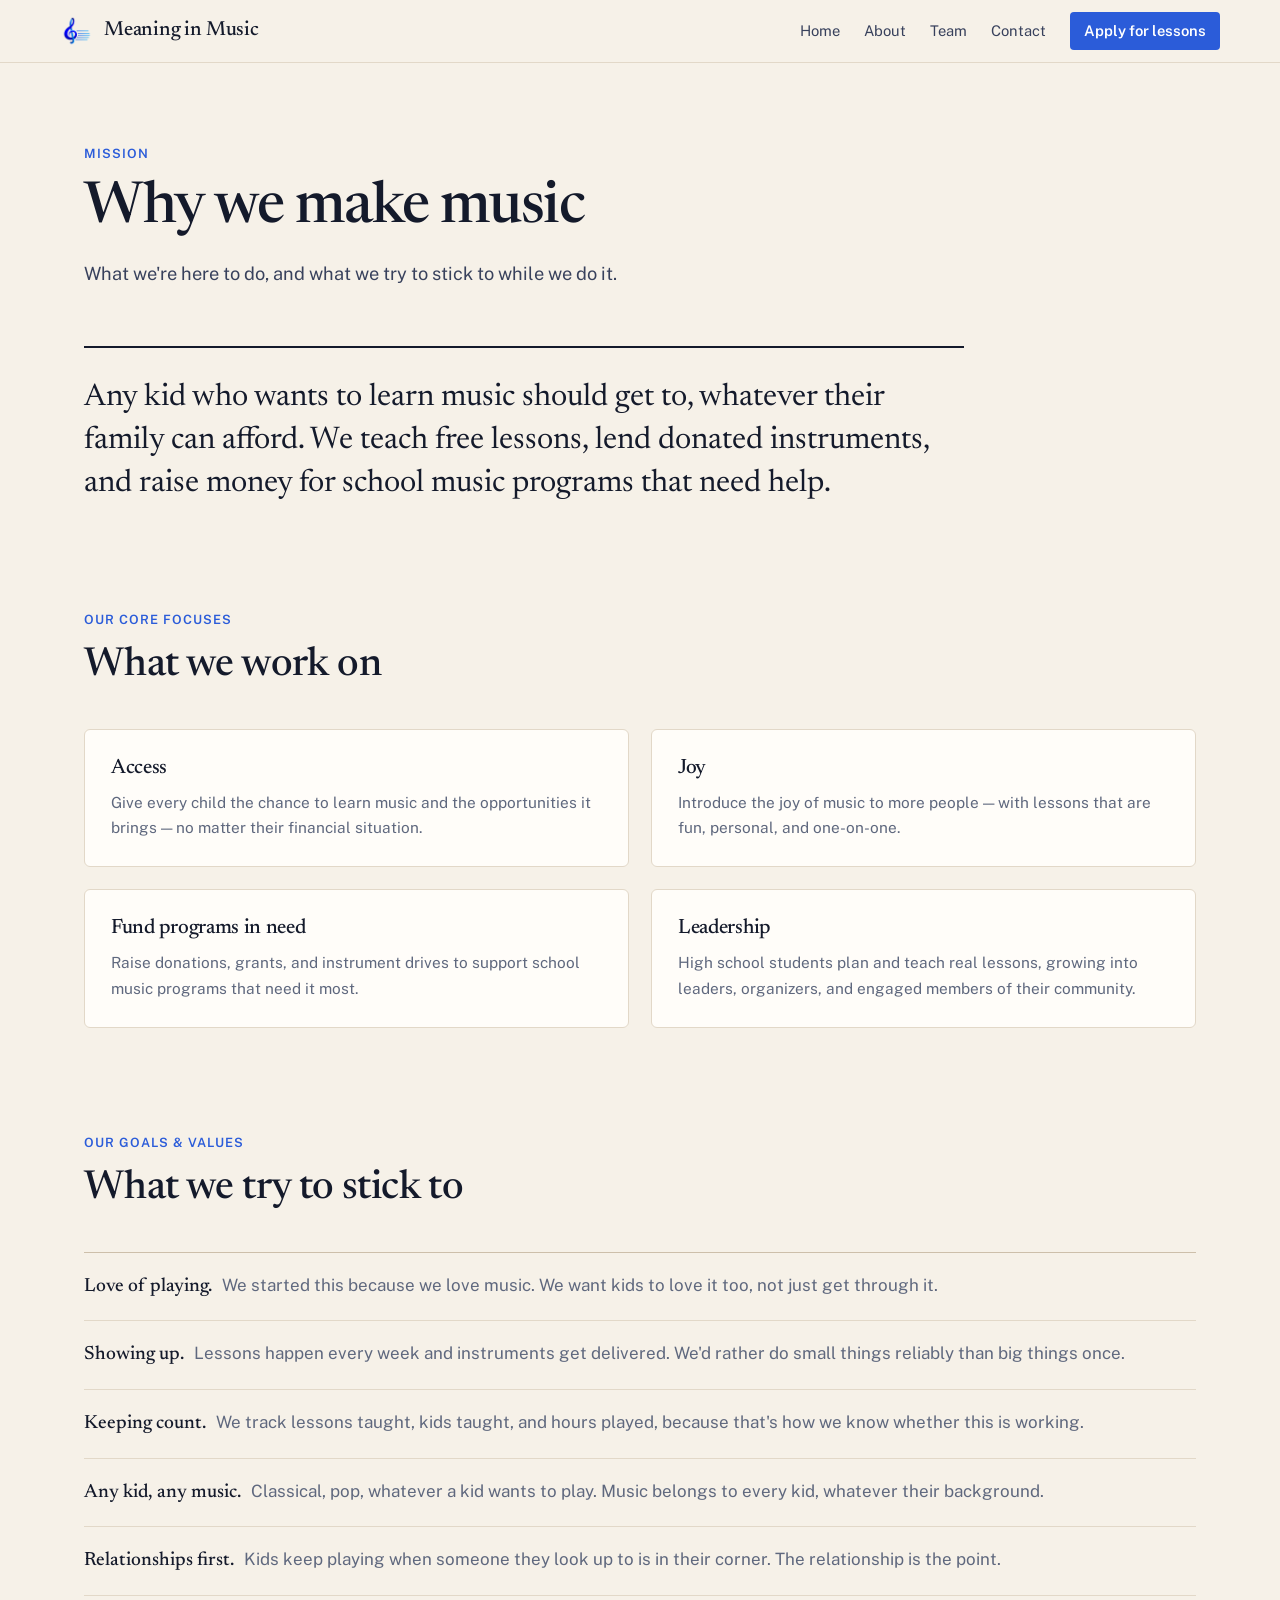
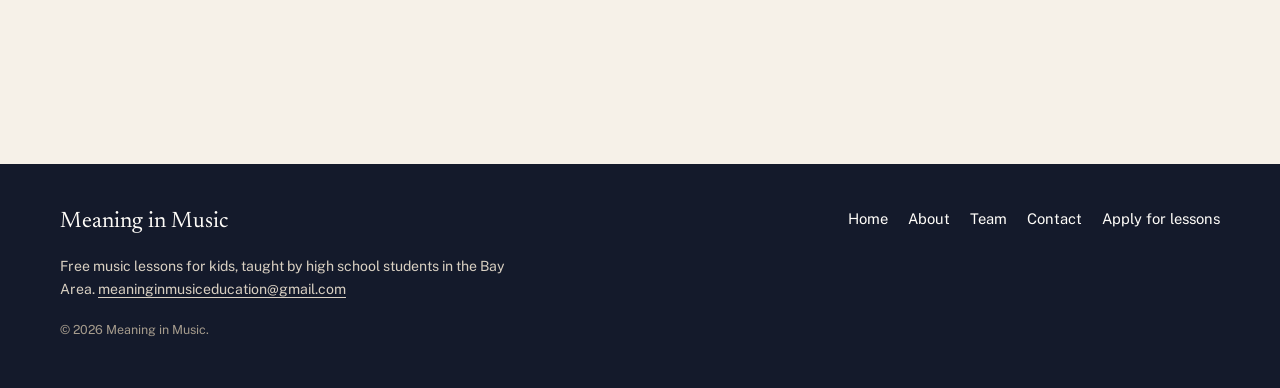
<file: mission.html>
<!DOCTYPE html>
<html lang="en">
<head>
  <meta charset="UTF-8" />
  <meta name="viewport" content="width=device-width, initial-scale=1.0" />
  <title>Our Mission: Meaning in Music</title>
  <meta name="description" content="The mission of Meaning in Music: accessible music education, shared joy, and student leadership." />
  <link rel="icon" type="image/png" href="logo.png" />
  <link rel="preconnect" href="https://fonts.googleapis.com" />
  <link rel="preconnect" href="https://fonts.gstatic.com" crossorigin />
  <link href="https://fonts.googleapis.com/css2?family=Newsreader:ital,opsz,wght@0,6..72,400;0,6..72,500;1,6..72,400;1,6..72,500&family=Public+Sans:wght@400;600&display=swap" rel="stylesheet" />
  <link rel="stylesheet" href="style.css" />
</head>
<body>

  <main>
    <div class="page-hero">
      <span class="eyebrow reveal" data-site-text="miss_hero_eyebrow">Mission</span>
      <h1 class="reveal stagger-1" data-site-text="miss_hero_title">Why we make music</h1>
      <p class="lead reveal stagger-2" data-site-text="miss_hero_lead">What we're here to do, and what we try to stick to while we do it.</p>
    </div>

    <section class="mission-block">
            <p class="mission-text" data-site-text="miss_statement">Any kid who wants to learn music should get to, whatever their family can afford. We teach free lessons, lend donated instruments, and raise money for school music programs that need help.</p>
    </section>

    <section class="section">
      <div class="section-head reveal">
        <span class="eyebrow" data-site-text="miss_focus_eyebrow">Our core focuses</span>
        <h2 data-site-text="miss_focus_title">What we work on</h2>
      </div>
      <div class="grid grid-2">
        <div class="card reveal stagger-1">
          <div class="card-icon">
            <svg viewBox="0 0 24 24" fill="none" stroke="currentColor" stroke-width="2" stroke-linecap="round" stroke-linejoin="round"><path d="M12 12c-1.5 0-2.7-1.2-2.7-2.7S10.5 6.6 12 6.6s2.7 1.2 2.7 2.7S13.5 12 12 12z"/><path d="M12 2a10 10 0 1 0 10 10"/><path d="M17 5l1 3 3 1"/></svg>
          </div>
          <h3 data-site-text="miss_access_title">Access</h3>
          <p data-site-text="miss_access_text">Give every child the chance to learn music and the opportunities it brings — no matter their financial situation.</p>
        </div>
        <div class="card reveal stagger-2">
          <div class="card-icon">
            <svg viewBox="0 0 24 24" fill="none" stroke="currentColor" stroke-width="2" stroke-linecap="round" stroke-linejoin="round"><path d="M20.84 4.61a5.5 5.5 0 0 0-7.78 0L12 5.67l-1.06-1.06a5.5 5.5 0 0 0-7.78 7.78l1.06 1.06L12 21.23l7.78-7.78 1.06-1.06a5.5 5.5 0 0 0 0-7.78z"/></svg>
          </div>
          <h3 data-site-text="miss_joy_title">Joy</h3>
          <p data-site-text="miss_joy_text">Introduce the joy of music to more people — with lessons that are fun, personal, and one-on-one.</p>
        </div>
        <div class="card reveal stagger-3">
          <div class="card-icon">
            <svg viewBox="0 0 24 24" fill="none" stroke="currentColor" stroke-width="2" stroke-linecap="round" stroke-linejoin="round"><path d="M9 18V5l12-2v13"/><circle cx="6" cy="18" r="3"/><circle cx="18" cy="16" r="3"/></svg>
          </div>
          <h3 data-site-text="miss_fun_title">Fund programs in need</h3>
          <p data-site-text="miss_fun_text">Raise donations, grants, and instrument drives to support school music programs that need it most.</p>
        </div>
        <div class="card reveal stagger-4">
          <div class="card-icon">
            <svg viewBox="0 0 24 24" fill="none" stroke="currentColor" stroke-width="2" stroke-linecap="round" stroke-linejoin="round"><path d="M23 6l-9.5 9.5-5-5L1 18"/><path d="M17 6h6v6"/></svg>
          </div>
          <h3 data-site-text="miss_lead_title">Leadership</h3>
          <p data-site-text="miss_lead_text">High school students plan and teach real lessons, growing into leaders, organizers, and engaged members of their community.</p>
        </div>
      </div>
    </section>

    <section class="section">
      <div class="section-head reveal">
        <span class="eyebrow" data-site-text="miss_goals_eyebrow">Our goals &amp; values</span>
        <h2 data-site-text="miss_goals_title">What we try to stick to</h2>
      </div>
      <div>
        <ul class="value-list">
        <li><div><strong data-site-text="miss_val_1_h">Love of playing.</strong> <span data-site-text="miss_val_1_d">We started this because we love music. We want kids to love it too, not just get through it.</span></div></li>
        <li><div><strong data-site-text="miss_val_2_h">Showing up.</strong> <span data-site-text="miss_val_2_d">Lessons happen every week and instruments get delivered. We'd rather do small things reliably than big things once.</span></div></li>
        <li><div><strong data-site-text="miss_val_3_h">Keeping count.</strong> <span data-site-text="miss_val_3_d">We track lessons taught, kids taught, and hours played, because that's how we know whether this is working.</span></div></li>
        <li><div><strong data-site-text="miss_val_4_h">Any kid, any music.</strong> <span data-site-text="miss_val_4_d">Classical, pop, whatever a kid wants to play. Music belongs to every kid, whatever their background.</span></div></li>
        <li><div><strong data-site-text="miss_val_5_h">Relationships first.</strong> <span data-site-text="miss_val_5_d">Kids keep playing when someone they look up to is in their corner. The relationship is the point.</span></div></li>
      </ul>
      </div>
    </section>
  </main>

  <script src="content.js"></script>
  <script src="main.js"></script>
</body>
</html>
</file>
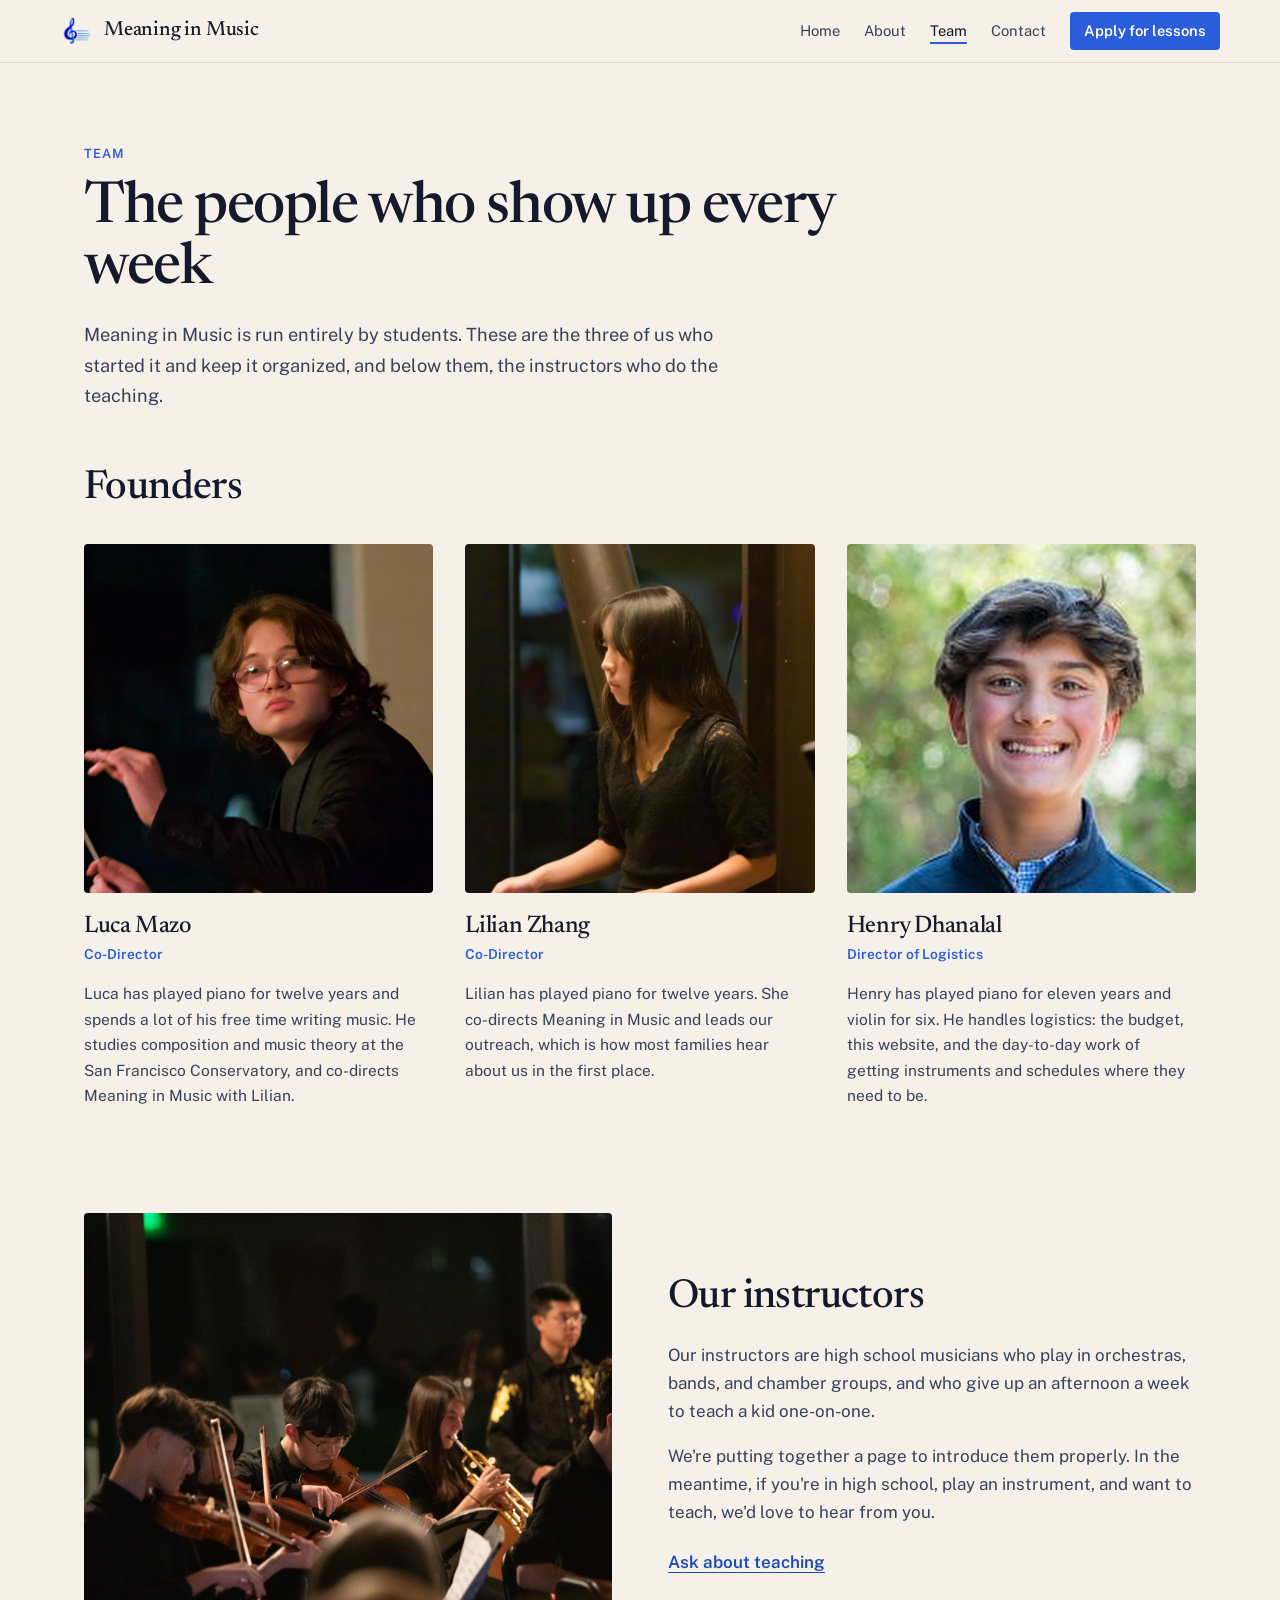
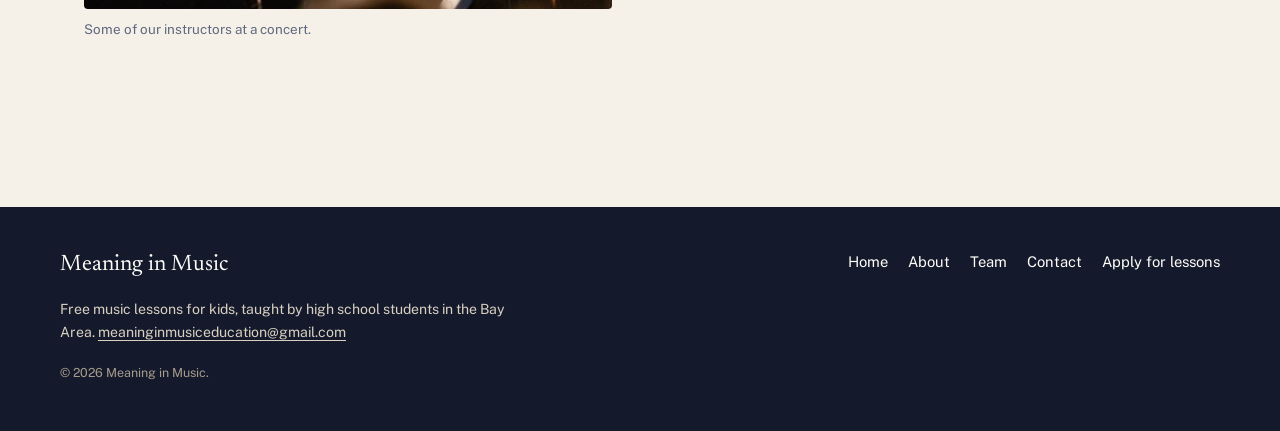
<file: team.html>
<!DOCTYPE html>
<html lang="en">
<head>
  <meta charset="UTF-8" />
  <meta name="viewport" content="width=device-width, initial-scale=1.0" />
  <title>Team: Meaning in Music</title>
  <meta name="description" content="The students who run Meaning in Music and the high school musicians who teach our lessons." />
  <link rel="icon" href="logo.png">
  <link rel="preconnect" href="https://fonts.googleapis.com" />
  <link rel="preconnect" href="https://fonts.gstatic.com" crossorigin />
  <link href="https://fonts.googleapis.com/css2?family=Newsreader:ital,opsz,wght@0,6..72,400;0,6..72,500;1,6..72,400;1,6..72,500&family=Public+Sans:wght@400;600&display=swap" rel="stylesheet" />
  <link rel="stylesheet" href="style.css" />
</head>
<body>
  <main>
    <div class="page-hero">
      <span class="eyebrow" data-site-text="team_hero_eyebrow">Team</span>
      <h1 data-site-text="team_hero_title">The people who show up every week</h1>
      <p class="lead" data-site-text="team_hero_lead">Meaning in Music is run entirely by students. These are the three of us who started it and keep it organized, and below them, the instructors who do the teaching.</p>
    </div>

    <section class="section">
      <h2 style="margin-bottom:32px" data-site-text="team_lead_title">Founders</h2>
      <div class="team-list">
        <article class="team-card">
          <div class="avatar"><img src="luca-mazo.png" data-site-img="team_luca_img" alt="Luca Mazo" /></div>
          <h3 data-site-text="team_luca_name">Luca Mazo</h3>
          <p class="role" data-site-text="team_luca_role">Co-Director</p>
          <p data-site-text="team_luca_bio">Luca has played piano for twelve years and spends a lot of his free time writing music. He studies composition and music theory at the San Francisco Conservatory, and co-directs Meaning in Music with Lilian.</p>
        </article>
        <article class="team-card">
          <div class="avatar"><img src="lilian-zhang.png" data-site-img="team_lilian_img" alt="Lilian Zhang" /></div>
          <h3 data-site-text="team_lilian_name">Lilian Zhang</h3>
          <p class="role" data-site-text="team_lilian_role">Co-Director</p>
          <p data-site-text="team_lilian_bio">Lilian has played piano for twelve years. She co-directs Meaning in Music and leads our outreach, which is how most families hear about us in the first place.</p>
        </article>
        <article class="team-card">
          <div class="avatar"><img src="henry-dhanalal.jpg" data-site-img="team_henry_img" alt="Henry Dhanalal" /></div>
          <h3 data-site-text="team_henry_name">Henry Dhanalal</h3>
          <p class="role" data-site-text="team_henry_role">Director of Logistics</p>
          <p data-site-text="team_henry_bio">Henry has played piano for eleven years and violin for six. He handles logistics: the budget, this website, and the day-to-day work of getting instruments and schedules where they need to be.</p>
        </article>
      </div>
    </section>

    <section class="section split">
      <figure class="photo split-media">
        <img src="program-chamber.jpg" data-site-img="team_inst_img" alt="High school musicians playing violin and trumpet at an evening concert" />
        <figcaption data-site-text="team_inst_credit">Some of our instructors at a concert.</figcaption>
      </figure>
      <div class="split-copy">
        <h2 data-site-text="team_inst_title">Our instructors</h2>
        <p data-site-text="team_inst_p">Our instructors are high school musicians who play in orchestras, bands, and chamber groups, and who give up an afternoon a week to teach a kid one-on-one.</p>
        <p data-site-text="team_inst_note">We're putting together a page to introduce them properly. In the meantime, if you're in high school, play an instrument, and want to teach, we'd love to hear from you.</p>
        <a href="contact.html" class="text-link">Ask about teaching</a>
      </div>
    </section>
  </main>

  <script src="content.js"></script>
  <script src="main.js"></script>
</body>
</html>
</file>
<file: style.css>
:root {
  --font-display: "Newsreader", Georgia, "Times New Roman", serif;
  --font-body: "Public Sans", ui-sans-serif, system-ui, -apple-system, "Segoe UI", sans-serif;

  --ink: #141a2b;
  --ink-2: #38415c;
  --muted: #5f687e;
  --faint: #989fb2;

  --accent: #2b5cd9;
  --accent-deep: #1f49b9;
  --accent-soft: rgba(43, 92, 217, 0.08);
  --accent-line: rgba(43, 92, 217, 0.32);

  --bg: #f6f1e8;
  --bg-alt: #ede5d7;
  --card: #fffdf9;
  --line: #e2d8c8;
  --line-strong: #cdbfaa;

  --green: #2f6b4f;
  --green-soft: rgba(47, 107, 79, 0.12);
  --blue: #2f5f8a;
  --blue-soft: rgba(47, 95, 138, 0.12);
  --orange: #a35a17;
  --orange-soft: rgba(163, 90, 23, 0.14);

  --radius: 6px;
  --radius-sm: 4px;
  --radius-xs: 3px;

  --shadow-card: none;
  --shadow-lift: 0 10px 30px rgba(33, 28, 23, 0.10);

  --measure: 64ch;

  /* Legacy token aliases kept for inline styles in page markup */
  --text: var(--ink);
  --text-dim: var(--muted);
  --text-faint: var(--faint);
  --border: var(--line-strong);
  --royal: var(--accent);
  --royal-deep: var(--accent-deep);
  --accent-2: var(--accent);
}

* {
  margin: 0;
  padding: 0;
  box-sizing: border-box;
}

html {
  scroll-behavior: smooth;
}

body {
  font-family: var(--font-body);
  font-size: 17px;
  color: var(--ink);
  background: var(--bg);
  line-height: 1.65;
  min-height: 100vh;
  overflow-x: hidden;
  -webkit-font-smoothing: antialiased;
  text-rendering: optimizeLegibility;
}

img {
  max-width: 100%;
  display: block;
}

a {
  color: var(--accent-deep);
  text-underline-offset: 3px;
  text-decoration-thickness: 1px;
}

/* Leftover decorative layers from the old design; markup still has them */
.background,
.blobs,
.blob,
.grain {
  display: none;
}

/* ---------- Navigation ---------- */
.nav {
  position: sticky;
  top: 0;
  z-index: 100;
  padding: 0 24px;
  background: rgba(246, 241, 232, 0.94);
  border-bottom: 1px solid var(--line);
  -webkit-backdrop-filter: blur(8px);
  backdrop-filter: blur(8px);
}

.nav-inner {
  width: 100%;
  max-width: 1160px;
  margin: 0 auto;
  display: flex;
  align-items: center;
  justify-content: space-between;
  gap: 16px;
  padding: 12px 0;
}

.brand {
  display: flex;
  align-items: center;
  gap: 10px;
  text-decoration: none;
  color: var(--ink);
  white-space: nowrap;
}

.brand-logo {
  width: 34px;
  height: 34px;
  object-fit: contain;
  flex-shrink: 0;
}

.brand-name strong {
  font-family: var(--font-display);
  font-size: 1.28rem;
  font-weight: 500;
  letter-spacing: -0.01em;
}

.brand-name span {
  display: none;
}

.nav-links {
  display: flex;
  align-items: center;
  gap: 4px;
  list-style: none;
}

.nav-links a {
  display: block;
  padding: 6px 10px;
  color: var(--ink-2);
  text-decoration: none;
  font-size: 0.92rem;
}

.nav-links a:hover {
  color: var(--accent-deep);
  text-decoration: underline;
}

.nav-links a.active {
  color: var(--ink);
  text-decoration: underline;
  text-decoration-color: var(--accent);
  text-decoration-thickness: 2px;
  text-underline-offset: 6px;
}

.nav-cta-inline {
  margin-left: 10px;
  padding: 7px 14px !important;
  border-radius: var(--radius-sm);
  background: var(--accent);
  color: #fff !important;
  font-weight: 600;
}

.nav-cta-inline:hover {
  background: var(--accent-deep);
  text-decoration: none !important;
}

.nav-burger {
  display: none;
  flex-direction: column;
  gap: 5px;
  background: none;
  border: none;
  cursor: pointer;
  padding: 8px;
}

.nav-burger span {
  width: 20px;
  height: 2px;
  background: var(--ink);
  transition: transform 0.25s ease, opacity 0.25s ease;
}

.nav-burger.open span:nth-child(1) {
  transform: translateY(7px) rotate(45deg);
}

.nav-burger.open span:nth-child(2) {
  opacity: 0;
}

.nav-burger.open span:nth-child(3) {
  transform: translateY(-7px) rotate(-45deg);
}

@media (max-width: 860px) {
  .nav-links {
    position: fixed;
    top: 59px;
    left: 0;
    right: 0;
    flex-direction: column;
    align-items: stretch;
    gap: 0;
    padding: 8px 24px 20px;
    background: var(--bg);
    border-bottom: 1px solid var(--line);
    opacity: 0;
    pointer-events: none;
    transform: translateY(-6px);
    transition: opacity 0.2s ease, transform 0.2s ease;
  }

  .nav-links.open {
    opacity: 1;
    pointer-events: auto;
    transform: translateY(0);
  }

  .nav-links a {
    padding: 12px 0;
    font-size: 1.05rem;
    border-bottom: 1px solid var(--line);
  }

  .nav-cta-inline {
    margin: 14px 0 0;
    text-align: center;
    border-bottom: 0 !important;
  }

  .nav-burger {
    display: flex;
  }
}

/* ---------- Layout ---------- */
main {
  max-width: 1160px;
  margin: 0 auto;
  padding: 40px 24px 24px;
}

.section {
  margin-bottom: 104px;
}

h1,
h2,
h3 {
  font-family: var(--font-display);
  font-weight: 500;
  color: var(--ink);
  letter-spacing: -0.015em;
}

h2 {
  font-size: clamp(1.8rem, 3.4vw, 2.5rem);
  line-height: 1.12;
}

h3 {
  font-size: 1.3rem;
  line-height: 1.25;
}

p + p {
  margin-top: 1em;
}

.prose {
  max-width: var(--measure);
}

.prose p {
  color: var(--ink-2);
}

/* Small label above a heading. Used sparingly, never as a pill. */
.eyebrow,
.hero-eyebrow {
  display: block;
  font-family: var(--font-body);
  font-size: 0.8rem;
  font-weight: 600;
  letter-spacing: 0.08em;
  text-transform: uppercase;
  color: var(--accent);
  margin-bottom: 14px;
}

/* ---------- Home hero ---------- */
.hero {
  padding: 32px 0 0;
}

.hero h1 {
  font-size: clamp(2.6rem, 6vw, 4.6rem);
  line-height: 1.02;
  letter-spacing: -0.025em;
  max-width: 15ch;
  margin-bottom: 26px;
}

.hero h1 em {
  font-style: italic;
  color: var(--accent-deep);
}

.hero-top {
  display: grid;
  grid-template-columns: minmax(0, 1.25fr) minmax(0, 1fr);
  gap: 48px;
  align-items: end;
  margin-bottom: 36px;
}

.hero .lead {
  font-size: 1.14rem;
  color: var(--ink-2);
  max-width: 46ch;
  margin-bottom: 22px;
}

.hero-photo img {
  width: 100%;
  aspect-ratio: 16 / 8;
  object-fit: cover;
  object-position: 50% 30%;
  border-radius: var(--radius-sm);
}

@media (max-width: 860px) {
  .hero-top {
    grid-template-columns: 1fr;
    gap: 8px;
  }

  .hero-photo img {
    aspect-ratio: 4 / 3;
  }
}

.hero-actions {
  display: flex;
  flex-wrap: wrap;
  align-items: center;
  gap: 12px 22px;
}

/* ---------- Buttons & links ---------- */
.btn {
  display: inline-flex;
  align-items: center;
  gap: 8px;
  padding: 12px 22px;
  border-radius: var(--radius-sm);
  border: 1px solid var(--ink);
  font-family: var(--font-body);
  font-size: 0.96rem;
  font-weight: 600;
  text-decoration: none;
  cursor: pointer;
  transition: background 0.15s ease, color 0.15s ease, border-color 0.15s ease;
}

.btn svg {
  width: 18px;
  height: 18px;
}

.btn-primary {
  background: var(--accent);
  border-color: var(--accent);
  color: #fff;
}

.btn-primary:hover {
  background: var(--accent-deep);
  border-color: var(--accent-deep);
}

.btn-ghost {
  background: transparent;
  border-color: var(--accent);
  color: var(--accent-deep);
}

.btn-ghost:hover {
  background: var(--accent-soft);
}

.btn-sm {
  padding: 8px 15px;
  font-size: 0.88rem;
}

.text-link,
.pc-link {
  display: inline-block;
  color: var(--accent-deep);
  font-weight: 600;
  text-decoration: underline;
  text-decoration-thickness: 1px;
  text-underline-offset: 4px;
}

.text-link:hover,
.pc-link:hover {
  text-decoration-thickness: 2px;
}

/* ---------- Page hero (inner pages) ---------- */
.page-hero {
  padding: 40px 0 56px;
  max-width: 820px;
}

.page-hero h1 {
  font-size: clamp(2.3rem, 5vw, 3.6rem);
  line-height: 1.06;
  letter-spacing: -0.025em;
  margin-bottom: 20px;
}

.page-hero p.lead {
  color: var(--ink-2);
  font-size: 1.14rem;
  max-width: 58ch;
}

/* ---------- Section headings ---------- */
.section-head {
  max-width: 720px;
  margin: 0 0 40px;
}

.section-head p {
  color: var(--muted);
  margin-top: 14px;
  font-size: 1.04rem;
}

/* ---------- Panels & cards ---------- */
.glass,
.card {
  background: var(--card);
  border: 1px solid var(--line);
  border-radius: var(--radius);
  position: relative;
}

.glass {
  padding: 34px;
}

.card {
  padding: 26px;
}

a.card:hover {
  border-color: var(--line-strong);
}

/* Generic icon tiles were part of the old template look */
.card-icon {
  display: none;
}

.card h3 {
  font-size: 1.3rem;
  margin-bottom: 8px;
}

.card p {
  font-size: 0.96rem;
  color: var(--muted);
}

/* ---------- Grid ---------- */
.grid {
  display: grid;
  gap: 22px;
}

.grid-2 {
  grid-template-columns: repeat(2, 1fr);
}

.grid-3 {
  grid-template-columns: repeat(3, 1fr);
}

.grid-4 {
  grid-template-columns: repeat(4, 1fr);
}

@media (max-width: 940px) {
  .grid-3,
  .grid-4 {
    grid-template-columns: repeat(2, 1fr);
  }
}

@media (max-width: 640px) {
  .grid-2,
  .grid-3,
  .grid-4 {
    grid-template-columns: 1fr;
  }
}

/* ---------- Mission statement ---------- */
.mission-block {
  max-width: 880px;
  margin: 0 0 104px;
  padding: 28px 0 0;
  background: none;
  border: 0;
  border-top: 2px solid var(--ink);
  border-radius: 0;
}

.mission-block .quote-mark {
  display: none;
}

.mission-block p.mission-text {
  font-family: var(--font-display);
  font-size: clamp(1.4rem, 2.8vw, 1.95rem);
  font-weight: 400;
  line-height: 1.38;
  color: var(--ink);
}

/* ---------- Values ---------- */
.value-list {
  list-style: none;
  display: grid;
  gap: 0;
  border-top: 1px solid var(--line-strong);
}

.value-list li {
  display: block;
  padding: 18px 0;
  border-bottom: 1px solid var(--line);
}

.value-list .dot {
  display: none;
}

.value-list li strong {
  font-family: var(--font-display);
  font-weight: 500;
  font-size: 1.2rem;
  color: var(--ink);
  margin-right: 6px;
}

.value-list li div {
  color: var(--muted);
}

/* ---------- Team ---------- */
.team-list {
  display: grid;
  grid-template-columns: repeat(3, minmax(0, 1fr));
  gap: 40px 32px;
}

@media (max-width: 860px) {
  .team-list {
    grid-template-columns: 1fr;
    max-width: 520px;
  }
}

.avatar {
  width: 100%;
  aspect-ratio: 1;
  margin: 0 0 18px;
  overflow: hidden;
  background: var(--bg-alt);
  border-radius: var(--radius-sm);
}

.avatar img {
  width: 100%;
  height: 100%;
  object-fit: cover;
}

.team-card {
  background: none;
  border: 0;
  padding: 0;
}

.team-card h3 {
  font-size: 1.5rem;
}

.team-card .role {
  font-size: 0.86rem;
  color: var(--accent);
  font-weight: 600;
  margin: 2px 0 10px;
}

.team-card p {
  font-size: 0.97rem;
  color: var(--ink-2);
}

/* ---------- Contact ---------- */
.contact-layout {
  display: grid;
  grid-template-columns: minmax(0, 0.8fr) minmax(0, 1.2fr);
  gap: 56px;
  align-items: start;
  margin-bottom: 80px;
}

@media (max-width: 900px) {
  .contact-layout {
    grid-template-columns: 1fr;
    gap: 32px;
  }
}

.contact-item {
  display: block;
  padding: 18px 0;
  border-bottom: 1px solid var(--line);
  text-decoration: none;
  color: var(--ink);
}

.contact-item:first-child {
  border-top: 1px solid var(--line-strong);
}

.contact-item:hover strong {
  color: var(--accent-deep);
  text-decoration: underline;
}

.contact-item strong {
  display: block;
  font-family: var(--font-display);
  font-weight: 500;
  font-size: 1.2rem;
}

.contact-item span {
  font-size: 0.95rem;
  color: var(--muted);
}

/* ---------- Forms ---------- */
.form-grid {
  display: grid;
  gap: 16px;
}

.form-row {
  display: grid;
  grid-template-columns: 1fr 1fr;
  gap: 16px;
}

@media (max-width: 640px) {
  .form-row {
    grid-template-columns: 1fr;
  }
}

.field label,
.admin-form-field label {
  display: block;
  font-size: 0.82rem;
  font-weight: 600;
  letter-spacing: 0.02em;
  margin-bottom: 7px;
  color: var(--ink-2);
}

.field input,
.field select,
.field textarea,
.admin-form-field input,
.admin-form-field select,
.admin-form-field textarea {
  width: 100%;
  padding: 12px 15px;
  border-radius: var(--radius-sm);
  border: 1px solid var(--line-strong);
  background: var(--card);
  color: var(--ink);
  font-family: var(--font-body);
  font-size: 0.95rem;
  outline: none;
  transition: border-color 0.2s ease, box-shadow 0.2s ease;
}

.field input:focus,
.field select:focus,
.field textarea:focus,
.admin-form-field input:focus,
.admin-form-field select:focus,
.admin-form-field textarea:focus {
  border-color: var(--accent);
  box-shadow: 0 0 0 3px rgba(43, 92, 217, 0.14);
}

.field input::placeholder,
.field textarea::placeholder,
.admin-form-field input::placeholder,
.admin-form-field textarea::placeholder {
  color: var(--faint);
}

.field select option,
.admin-form-field select option {
  background: var(--card);
  color: var(--ink);
}

.field textarea,
.admin-form-field textarea {
  resize: vertical;
  min-height: 120px;
}

/* ---------- Instruments ---------- */
.instrument-card {
  display: flex;
  flex-direction: column;
}

.instrument-head {
  display: flex;
  align-items: flex-start;
  justify-content: space-between;
  gap: 14px;
  margin-bottom: 16px;
}

.condition {
  display: inline-flex;
  align-items: center;
  gap: 7px;
  padding: 6px 12px;
  border-radius: 999px;
  font-size: 0.72rem;
  font-weight: 700;
  letter-spacing: 0.05em;
  text-transform: uppercase;
  white-space: nowrap;
}

.condition::before {
  content: "";
  width: 7px;
  height: 7px;
  border-radius: 50%;
  background: currentColor;
}

.condition-good {
  background: var(--green-soft);
  color: var(--green);
}

.condition-great,
.condition.great-inline {
  background: var(--blue-soft);
  color: var(--blue);
}

.condition-fair {
  background: var(--orange-soft);
  color: var(--orange);
}

.instrument-details {
  list-style: none;
  display: grid;
  gap: 10px;
  margin: 14px 0 22px;
}

.instrument-details li {
  display: flex;
  align-items: flex-start;
  gap: 10px;
  font-size: 0.9rem;
  color: var(--muted);
}

.instrument-details li::before {
  content: "";
  flex-shrink: 0;
  width: 6px;
  height: 6px;
  border-radius: 50%;
  background: var(--accent);
  margin-top: 8px;
}

.instrument-card .btn {
  margin-top: auto;
}

.instrument-note {
  font-size: 0.82rem;
  color: var(--faint);
  margin-top: 14px;
}

.instrument-image,
.gallery-main,
.catalog-card .catalog-thumb {
  border-radius: var(--radius-sm);
  border: 1px solid var(--line);
  background: var(--card);
}

.instrument-image {
  width: 100%;
  height: 190px;
  object-fit: cover;
}

.instrument-image-sm {
  width: 64px;
  height: 64px;
  object-fit: cover;
  border-radius: var(--radius-xs);
  border: 1px solid var(--line);
  flex-shrink: 0;
}

.mock-image,
.placeholder-thumb {
  display: grid;
  place-items: center;
  border: 1px dashed var(--line-strong);
  background: rgba(255, 255, 255, 0.7);
  color: var(--faint);
  font-weight: 600;
}

.mock-image {
  height: 190px;
  border-radius: var(--radius-sm);
  font-size: 0.8rem;
  text-transform: uppercase;
  letter-spacing: 0.1em;
}

.placeholder-thumb {
  width: 64px;
  height: 64px;
  border-radius: var(--radius-xs);
  font-size: 0.68rem;
  font-weight: 700;
  text-transform: uppercase;
  flex-shrink: 0;
}

/* ---------- Catalog & detail ---------- */
.catalog-card {
  display: flex;
  flex-direction: column;
  text-decoration: none;
  color: var(--ink);
}

.catalog-card .catalog-thumb {
  display: block;
  width: 100%;
  height: 190px;
  object-fit: cover;
  margin-bottom: 18px;
  transition: transform 0.25s ease;
}

.catalog-card:hover .catalog-thumb {
  transform: scale(1.02);
}

.catalog-meta {
  font-size: 0.85rem;
  color: var(--faint);
  margin-top: 10px;
}

.back-link {
  display: inline-flex;
  align-items: center;
  gap: 8px;
  color: var(--accent-deep);
  text-decoration: none;
  font-weight: 600;
  margin-bottom: 18px;
  transition: opacity 0.2s ease;
}

.back-link:hover {
  opacity: 0.75;
}

.detail-layout {
  display: grid;
  grid-template-columns: 1.1fr 1fr;
  gap: 24px;
  align-items: start;
}

@media (max-width: 900px) {
  .detail-layout {
    grid-template-columns: 1fr;
  }
}

.gallery-main {
  display: block;
  width: 100%;
  height: 400px;
  object-fit: cover;
}

.gallery-thumbs {
  display: flex;
  gap: 10px;
  overflow-x: auto;
  padding: 14px 2px 2px;
}

.gallery-thumb {
  flex-shrink: 0;
  width: 82px;
  height: 82px;
  object-fit: cover;
  border-radius: var(--radius-xs);
  border: 2px solid var(--line);
  cursor: pointer;
  opacity: 0.6;
  transition: opacity 0.2s ease, border-color 0.2s ease;
}

.gallery-thumb.active,
.gallery-thumb:hover {
  opacity: 1;
  border-color: var(--accent);
}

.meta-chips {
  display: flex;
  flex-wrap: wrap;
  gap: 8px;
  margin: 14px 0;
}

.chip {
  padding: 6px 13px;
  border-radius: 999px;
  background: var(--card);
  border: 1px solid var(--line-strong);
  font-size: 0.82rem;
  font-weight: 600;
  color: var(--accent-deep);
}

.note-callout {
  border-left: 3px solid var(--accent);
  background: var(--accent-soft);
  padding: 14px 18px;
  border-radius: 0 var(--radius-sm) var(--radius-sm) 0;
  font-size: 0.92rem;
  color: var(--muted);
  margin-top: 16px;
}

/* ---------- Admin ---------- */
.admin-badge,
.tbd-badge {
  display: inline-flex;
  align-items: center;
  gap: 8px;
  padding: 8px 14px;
  border-radius: var(--radius-sm);
  background: var(--accent-soft);
  border: 1px solid var(--accent-line);
  color: var(--accent-deep);
  font-size: 0.78rem;
  font-weight: 700;
  letter-spacing: 0.06em;
  text-transform: uppercase;
  margin-bottom: 20px;
}

.tbd-badge .pulse {
  width: 8px;
  height: 8px;
  border-radius: 50%;
  background: var(--accent);
}

.admin-grid {
  display: grid;
  grid-template-columns: 420px 1fr;
  gap: 22px;
  align-items: start;
}

@media (max-width: 900px) {
  .admin-grid {
    grid-template-columns: 1fr;
  }
}

.admin-form-field {
  margin-bottom: 16px;
}

.choices {
  display: flex;
  flex-wrap: wrap;
  gap: 8px;
}

.choice {
  padding: 8px 14px;
  border-radius: 999px;
  border: 1px solid var(--line-strong);
  background: var(--card);
  color: var(--muted);
  font-size: 0.86rem;
  font-weight: 600;
  cursor: pointer;
  transition: background 0.2s ease, color 0.2s ease, border-color 0.2s ease;
}

.choice:hover {
  border-color: var(--accent-line);
}

.choice.selected {
  background: var(--accent-soft);
  border-color: var(--accent);
  color: var(--accent-deep);
}

.upload-box {
  display: flex;
  align-items: center;
  gap: 14px;
  padding: 16px;
  border-radius: var(--radius-sm);
  border: 1px dashed var(--line-strong);
  background: rgba(255, 255, 255, 0.7);
}

.upload-box label {
  margin: 0;
}

.preview-frame {
  width: 88px;
  height: 88px;
  border-radius: var(--radius-xs);
  object-fit: cover;
  border: 1px solid var(--line);
}

.preview-frame.hidden {
  display: none;
}

.img-list {
  display: flex;
  flex-wrap: wrap;
  gap: 10px;
  margin-top: 12px;
}

.img-item {
  position: relative;
  width: 78px;
  height: 78px;
}

.img-item img {
  width: 78px;
  height: 78px;
  object-fit: cover;
  border-radius: var(--radius-xs);
  border: 1px solid var(--line);
}

.img-item .remove {
  position: absolute;
  top: -7px;
  right: -7px;
  width: 20px;
  height: 20px;
  border-radius: 50%;
  border: 0;
  background: #c8402a;
  color: #fff;
  font-size: 12px;
  line-height: 1;
  cursor: pointer;
}

.image-preview-row {
  display: flex;
  align-items: center;
  gap: 12px;
  margin-top: 10px;
}

.file-input {
  opacity: 0;
  width: 0.1px;
  height: 0.1px;
  position: absolute;
}

.file-label {
  display: inline-block;
  padding: 9px 16px;
  border-radius: var(--radius-sm);
  border: 1px solid var(--line-strong);
  background: var(--card);
  color: var(--accent-deep);
  font-size: 0.85rem;
  font-weight: 600;
  cursor: pointer;
  transition: background 0.2s ease;
}

.file-label:hover {
  background: var(--accent-soft);
}

.admin-row {
  display: flex;
  align-items: center;
  gap: 14px;
  padding: 14px 16px;
  border-radius: var(--radius);
  background: var(--card);
  border: 1px solid var(--line);
  margin-bottom: 10px;
}

.admin-row .meta {
  flex: 1;
  min-width: 0;
}

.admin-row .meta strong {
  display: block;
  font-family: var(--font-display);
  font-size: 0.98rem;
  letter-spacing: -0.01em;
}

.admin-row .meta span {
  font-size: 0.82rem;
  color: var(--muted);
}

.icon-btn {
  display: grid;
  place-items: center;
  width: 36px;
  height: 36px;
  border-radius: var(--radius-xs);
  border: 1px solid var(--line-strong);
  background: var(--card);
  color: var(--accent-deep);
  cursor: pointer;
  transition: background 0.2s ease, color 0.2s ease;
}

.icon-btn:hover {
  background: var(--accent-soft);
}

.icon-btn.danger:hover {
  background: rgba(200, 64, 42, 0.12);
  color: #b3462e;
}

.icon-btn svg {
  width: 17px;
  height: 17px;
}

.admin-empty {
  text-align: center;
  padding: 40px 20px;
  color: var(--faint);
  font-size: 0.92rem;
}

.admin-form-actions {
  display: flex;
  gap: 10px;
  margin-top: 6px;
}

/* ---------- Footer ---------- */
footer {
  margin-top: 40px;
  padding: 0 24px 48px;
  background: var(--ink);
  color: #d9d0c2;
}

.footer-inner {
  max-width: 1160px;
  margin: 0 auto;
  display: flex;
  align-items: flex-start;
  justify-content: space-between;
  gap: 24px;
  flex-wrap: wrap;
  padding: 40px 0 0;
}

.footer-inner p {
  font-size: 0.88rem;
  max-width: 52ch;
}

.footer-inner .footer-name {
  font-family: var(--font-display);
  font-size: 1.4rem;
  color: #fffdf9;
  margin-bottom: 6px;
}

.footer-inner .footer-credits {
  margin-top: 18px;
  font-size: 0.78rem;
  color: #a69c8d;
}

.footer-inner .footer-credits a {
  color: inherit;
}

.footer-links {
  display: flex;
  gap: 8px 20px;
  list-style: none;
  flex-wrap: wrap;
}

.footer-links a {
  color: #fffdf9;
  text-decoration: none;
  font-size: 0.92rem;
}

.footer-links a:hover {
  text-decoration: underline;
}

/* ---------- Reveal on scroll ----------
   Kept as no-ops: content is visible immediately. */
.reveal,
.reveal.visible {
  opacity: 1;
  transform: none;
}

@media (prefers-reduced-motion: reduce) {
  html {
    scroll-behavior: auto;
  }
}

/* ---------- Photos & captions ---------- */
.photo {
  margin: 0;
}

.photo img {
  width: 100%;
  border-radius: var(--radius-sm);
  object-fit: cover;
}

.photo figcaption,
.photo-credit {
  margin-top: 10px;
  font-size: 0.84rem;
  color: var(--muted);
  line-height: 1.5;
}

.photo figcaption a,
.photo-credit a {
  color: inherit;
}

.photo-tall img {
  aspect-ratio: 4 / 5;
}

.photo-wide img {
  aspect-ratio: 3 / 2;
}

/* ---------- Split (text + image) ---------- */
.split {
  display: grid;
  grid-template-columns: minmax(0, 1fr) minmax(0, 1fr);
  gap: 56px;
  align-items: center;
}

.split-media img {
  width: 100%;
  aspect-ratio: 4 / 3;
  object-fit: cover;
  border-radius: var(--radius-sm);
}

.split-copy h2 {
  margin-bottom: 20px;
}

.split-copy p {
  color: var(--ink-2);
}

.split-copy .text-link,
.split-copy .pc-link {
  margin-top: 22px;
}

@media (max-width: 860px) {
  .split {
    grid-template-columns: 1fr;
    gap: 28px;
  }
}

/* ---------- Full-bleed tinted band ---------- */
.band {
  margin-left: calc(50% - 50vw);
  margin-right: calc(50% - 50vw);
  padding: 88px calc(50vw - 50%);
  background: var(--bg-alt);
}

/* ---------- A note from the founders ---------- */
.letter {
  display: grid;
  grid-template-columns: minmax(0, 0.8fr) minmax(0, 1.2fr);
  gap: 56px;
}

.letter h2 {
  position: sticky;
  top: 96px;
}

.letter .prose p {
  font-size: 1.1rem;
}

.signature {
  margin-top: 28px;
  font-family: var(--font-display);
  font-style: italic;
  font-size: 1.2rem;
  color: var(--ink);
}

@media (max-width: 860px) {
  .letter {
    grid-template-columns: 1fr;
    gap: 20px;
  }

  .letter h2 {
    position: static;
  }
}

/* ---------- Student stories ---------- */
.kids {
  display: grid;
  grid-template-columns: repeat(2, minmax(0, 1fr));
  gap: 0 56px;
}

.kid {
  padding: 26px 0 30px;
  border-top: 1px solid var(--line-strong);
}

.kid h3 {
  font-size: 1.5rem;
  margin-bottom: 2px;
}

.kid .kid-meta {
  font-size: 0.86rem;
  color: var(--accent);
  font-weight: 600;
  margin-bottom: 12px;
}

.kid p {
  color: var(--ink-2);
}

.kid blockquote {
  margin-top: 14px;
  padding-left: 16px;
  border-left: 2px solid var(--accent);
  font-family: var(--font-display);
  font-style: italic;
  font-size: 1.12rem;
  color: var(--ink);
}

@media (max-width: 760px) {
  .kids {
    grid-template-columns: 1fr;
  }
}

.fine-print {
  margin-top: 18px;
  font-size: 0.86rem;
  color: var(--muted);
  max-width: 70ch;
}

/* ---------- How it works ---------- */
.steps {
  list-style: none;
  counter-reset: step;
  border-top: 1px solid var(--line-strong);
}

.steps li {
  counter-increment: step;
  display: grid;
  grid-template-columns: 44px minmax(0, 1fr);
  gap: 4px 12px;
  padding: 20px 0;
  border-bottom: 1px solid var(--line);
}

.steps li::before {
  content: counter(step);
  grid-row: span 2;
  font-family: var(--font-display);
  font-size: 1.6rem;
  line-height: 1.1;
  color: var(--accent);
}

.steps li strong {
  font-family: var(--font-display);
  font-weight: 500;
  font-size: 1.22rem;
}

.steps li span {
  color: var(--ink-2);
}

/* ---------- Numbers, as a plain row ---------- */
.stat-grid {
  display: grid;
  grid-template-columns: repeat(4, minmax(0, 1fr));
  border-top: 2px solid var(--ink);
}

.stat {
  padding: 18px 20px 0 0;
}

.stat + .stat {
  padding-left: 20px;
  border-left: 1px solid var(--line-strong);
}

.stat strong {
  display: block;
  font-family: var(--font-display);
  font-weight: 400;
  font-size: clamp(2.2rem, 4vw, 3rem);
  line-height: 1;
  color: var(--ink);
}

.stat span {
  display: block;
  margin-top: 8px;
  font-size: 0.92rem;
  color: var(--muted);
}

@media (max-width: 760px) {
  .stat-grid {
    grid-template-columns: repeat(2, minmax(0, 1fr));
  }

  .stat:nth-child(3) {
    padding-left: 0;
    border-left: 0;
  }

  .stat:nth-child(n + 3) {
    padding-top: 26px;
  }
}

/* ---------- Photo strip ---------- */
.photo-strip {
  display: grid;
  grid-template-columns: repeat(3, minmax(0, 1fr));
  gap: 16px;
}

.photo-strip img {
  aspect-ratio: 4 / 3;
}

@media (max-width: 760px) {
  .photo-strip {
    grid-template-columns: 1fr;
  }
}

/* ---------- Ways in (closing) ---------- */
.ways {
  display: grid;
  grid-template-columns: repeat(3, minmax(0, 1fr));
  gap: 0 40px;
}

.way {
  padding-top: 20px;
  border-top: 2px solid var(--ink);
}

.way h3 {
  margin-bottom: 8px;
}

.way p {
  color: var(--ink-2);
  margin-bottom: 14px;
}

@media (max-width: 860px) {
  .ways {
    grid-template-columns: 1fr;
    gap: 36px;
  }
}

/* ---------- Legacy components (Get Involved, Mission, Instruments) ---------- */
.photo-card {
  padding: 0;
  overflow: hidden;
}

.photo-card > img {
  width: 100%;
  aspect-ratio: 4 / 3;
  object-fit: cover;
}

.photo-card .pc-body {
  padding: 20px 22px 24px;
}

.photo-card .pc-body h3 {
  margin-bottom: 6px;
}

.photo-card .pc-body p {
  margin-bottom: 12px;
}

.cta-band,
.centered-cta {
  padding: 48px 0 0;
  border-top: 2px solid var(--ink);
}

.cta-band h2,
.centered-cta h2 {
  margin-bottom: 12px;
}

.cta-band p,
.centered-cta p {
  color: var(--ink-2);
  max-width: 56ch;
  margin-bottom: 24px;
}

.text-card h3 {
  margin-bottom: 8px;
}

.full-img {
  width: 100%;
  aspect-ratio: 16 / 9;
  object-fit: cover;
  border-radius: var(--radius-sm);
  margin-top: 36px;
}

.story-lede-close {
  margin-top: 28px;
  font-family: var(--font-display);
  font-size: 1.3rem;
  max-width: 56ch;
}

/* ===== Admin login gate ===== */
.admin-login {
  position: fixed;
  inset: 0;
  z-index: 60;
  display: flex;
  align-items: center;
  justify-content: center;
  padding: 24px;
  background: rgba(246, 241, 232, 0.8);
  backdrop-filter: blur(14px);
  -webkit-backdrop-filter: blur(14px);
}

.admin-login-card {
  width: 100%;
  max-width: 400px;
  text-align: left;
}

.admin-login-logo {
  height: 44px;
  display: block;
  margin-bottom: 10px;
}

.admin-login-err {
  margin-bottom: 14px;
  padding: 10px 12px;
  border-radius: var(--radius-xs);
  background: rgba(179, 70, 46, 0.08);
}

/* ===== Admin bar & tabs ===== */
.admin-bar {
  display: flex;
  align-items: center;
  justify-content: space-between;
  flex-wrap: wrap;
  gap: 14px;
  max-width: 1180px;
  margin: 0 auto 26px;
  padding: 10px 12px;
}

.admin-tabs {
  display: flex;
  gap: 6px;
  background: var(--card);
  border: 1px solid var(--line);
  border-radius: 999px;
  padding: 5px;
  box-shadow: var(--shadow-card);
}

.admin-tab {
  border: 0;
  background: transparent;
  color: var(--muted);
  font-family: var(--font-body);
  font-size: 0.9rem;
  font-weight: 600;
  padding: 8px 18px;
  border-radius: 999px;
  cursor: pointer;
  transition: background 0.15s ease, color 0.15s ease;
}

.admin-tab:hover {
  color: var(--ink);
}

.admin-tab.active {
  background: var(--accent);
  color: #fff;
}

.admin-bar-actions {
  display: flex;
  gap: 10px;
  align-items: center;
}

/* ===== Site content editor ===== */
.admin-content-head {
  display: flex;
  align-items: flex-start;
  justify-content: space-between;
  gap: 18px;
  flex-wrap: wrap;
}

.content-group {
  margin-top: 26px;
  padding-top: 20px;
  border-top: 1px solid var(--line);
}

.content-group-title {
  font-family: var(--font-display);
  font-size: 1.05rem;
  letter-spacing: -0.01em;
  margin-bottom: 14px;
  color: var(--accent-deep);
}

.content-fields {
  display: grid;
  grid-template-columns: repeat(auto-fill, minmax(300px, 1fr));
  gap: 16px;
}

.content-field {
  display: flex;
  flex-direction: column;
  gap: 7px;
}

.content-field > label {
  font-size: 0.78rem;
  font-weight: 600;
  color: var(--text-faint);
  text-transform: uppercase;
  letter-spacing: 0.03em;
}

.content-field input[type="text"],
.content-field input[type="url"],
.content-field textarea {
  width: 100%;
  box-sizing: border-box;
  border: 1px solid var(--line-strong);
  border-radius: var(--radius-sm);
  padding: 10px 12px;
  font-family: var(--font-body);
  font-size: 0.9rem;
  color: var(--ink);
  background: #fff;
  outline: none;
  transition: border-color 0.15s ease, box-shadow 0.15s ease;
}

.content-field input:focus,
.content-field textarea:focus {
  border-color: var(--accent);
  box-shadow: 0 0 0 3px var(--accent-soft);
}

.content-field textarea {
  resize: vertical;
  min-height: 74px;
}

.content-preview {
  width: 100%;
  height: 140px;
  object-fit: cover;
  border-radius: var(--radius-sm);
  border: 1px solid var(--line);
  background: #ede5d7;
}

.content-img-controls {
  display: flex;
  gap: 8px;
  flex-wrap: wrap;
}

.content-file {
  flex: 1 1 auto;
  min-width: 150px;
  font-size: 0.82rem;
  color: var(--muted);
}

.content-url {
  flex: 1 1 auto;
  min-width: 150px;
}

@media (max-width: 640px) {
  .content-fields {
    grid-template-columns: 1fr;
  }
}

/* ---------- Apply page ---------- */
.apply-layout {
  display: grid;
  grid-template-columns: minmax(0, 1.4fr) minmax(0, 0.8fr);
  gap: 48px;
  align-items: start;
}

.apply-layout .glass {
  padding: 36px;
}

.apply-aside {
  position: sticky;
  top: 90px;
}

@media (max-width: 900px) {
  .apply-layout {
    grid-template-columns: 1fr;
  }

  .apply-aside {
    position: static;
    order: -1;
  }

  .apply-aside .photo {
    display: none;
  }

  .apply-layout .glass {
    padding: 24px 20px;
  }
}

/* ---------- Homepage (professional layout) ---------- */
.home-hero {
  display: grid;
  grid-template-columns: minmax(0, 1fr) minmax(0, 1.05fr);
  gap: 56px;
  align-items: center;
  padding: 24px 0 48px;
}

.home-hero h1 {
  font-size: clamp(2.3rem, 4.4vw, 3.4rem);
  line-height: 1.1;
  letter-spacing: -0.02em;
  margin-bottom: 20px;
}

.home-hero .lead {
  font-size: 1.12rem;
  color: var(--ink-2);
  margin-bottom: 28px;
  max-width: 50ch;
}

.home-hero-photo img {
  aspect-ratio: 4 / 3;
  object-position: 50% 35%;
  border-radius: var(--radius);
  box-shadow: var(--shadow-lift);
}

.facts {
  display: grid;
  grid-template-columns: repeat(4, minmax(0, 1fr));
  background: var(--card);
  border: 1px solid var(--line);
  border-radius: var(--radius);
  margin-bottom: 104px;
}

.fact {
  padding: 22px 24px;
}

.fact + .fact {
  border-left: 1px solid var(--line);
}

.fact strong {
  display: block;
  font-family: var(--font-display);
  font-weight: 500;
  font-size: 1.2rem;
  color: var(--accent-deep);
}

.fact span {
  font-size: 0.92rem;
  color: var(--muted);
}

.section-head-center {
  text-align: center;
  margin-left: auto;
  margin-right: auto;
}

.step-num {
  display: inline-grid;
  place-items: center;
  width: 36px;
  height: 36px;
  margin-bottom: 14px;
  border-radius: 50%;
  background: var(--accent);
  color: #fff;
  font-weight: 600;
  font-size: 0.95rem;
}

.card .text-link {
  margin-top: 6px;
}

.kid-card .kid-meta {
  font-size: 0.86rem;
  font-weight: 600;
  color: var(--accent);
  margin-bottom: 10px;
}

.kid-card blockquote {
  margin-top: 14px;
  padding-left: 14px;
  border-left: 2px solid var(--accent);
  font-family: var(--font-display);
  font-style: italic;
  color: var(--ink);
}

@media (max-width: 860px) {
  .home-hero {
    grid-template-columns: 1fr;
    gap: 28px;
  }

  .facts {
    grid-template-columns: repeat(2, minmax(0, 1fr));
  }

  .fact:nth-child(3) {
    border-left: 0;
  }

  .fact:nth-child(n + 3) {
    border-top: 1px solid var(--line);
  }
}

/* ---------- About page ---------- */
.mission-band {
  text-align: center;
}

.mission-band .mission-text {
  max-width: 34ch;
  margin: 0 auto;
  font-family: var(--font-display);
  font-size: clamp(1.4rem, 2.8vw, 1.95rem);
  line-height: 1.4;
  color: var(--ink);
}

.section-head-center p + p {
  margin-top: 12px;
}

.values-row {
  display: grid;
  grid-template-columns: repeat(5, minmax(0, 1fr));
  gap: 18px;
}

.values-row .card {
  padding: 22px;
}

.values-row h3 {
  font-size: 1.15rem;
}

@media (max-width: 1000px) {
  .values-row {
    grid-template-columns: repeat(2, minmax(0, 1fr));
  }
}

@media (max-width: 560px) {
  .values-row {
    grid-template-columns: 1fr;
  }
}

.centered-band {
  text-align: center;
}

.centered-band p {
  max-width: 56ch;
  margin: 12px auto 26px;
  color: var(--ink-2);
}

.centered-band .hero-actions {
  justify-content: center;
}

.map-address {
  margin-top: 18px;
  font-size: 0.92rem;
  font-weight: 600;
  color: var(--ink) !important;
}
</file>
